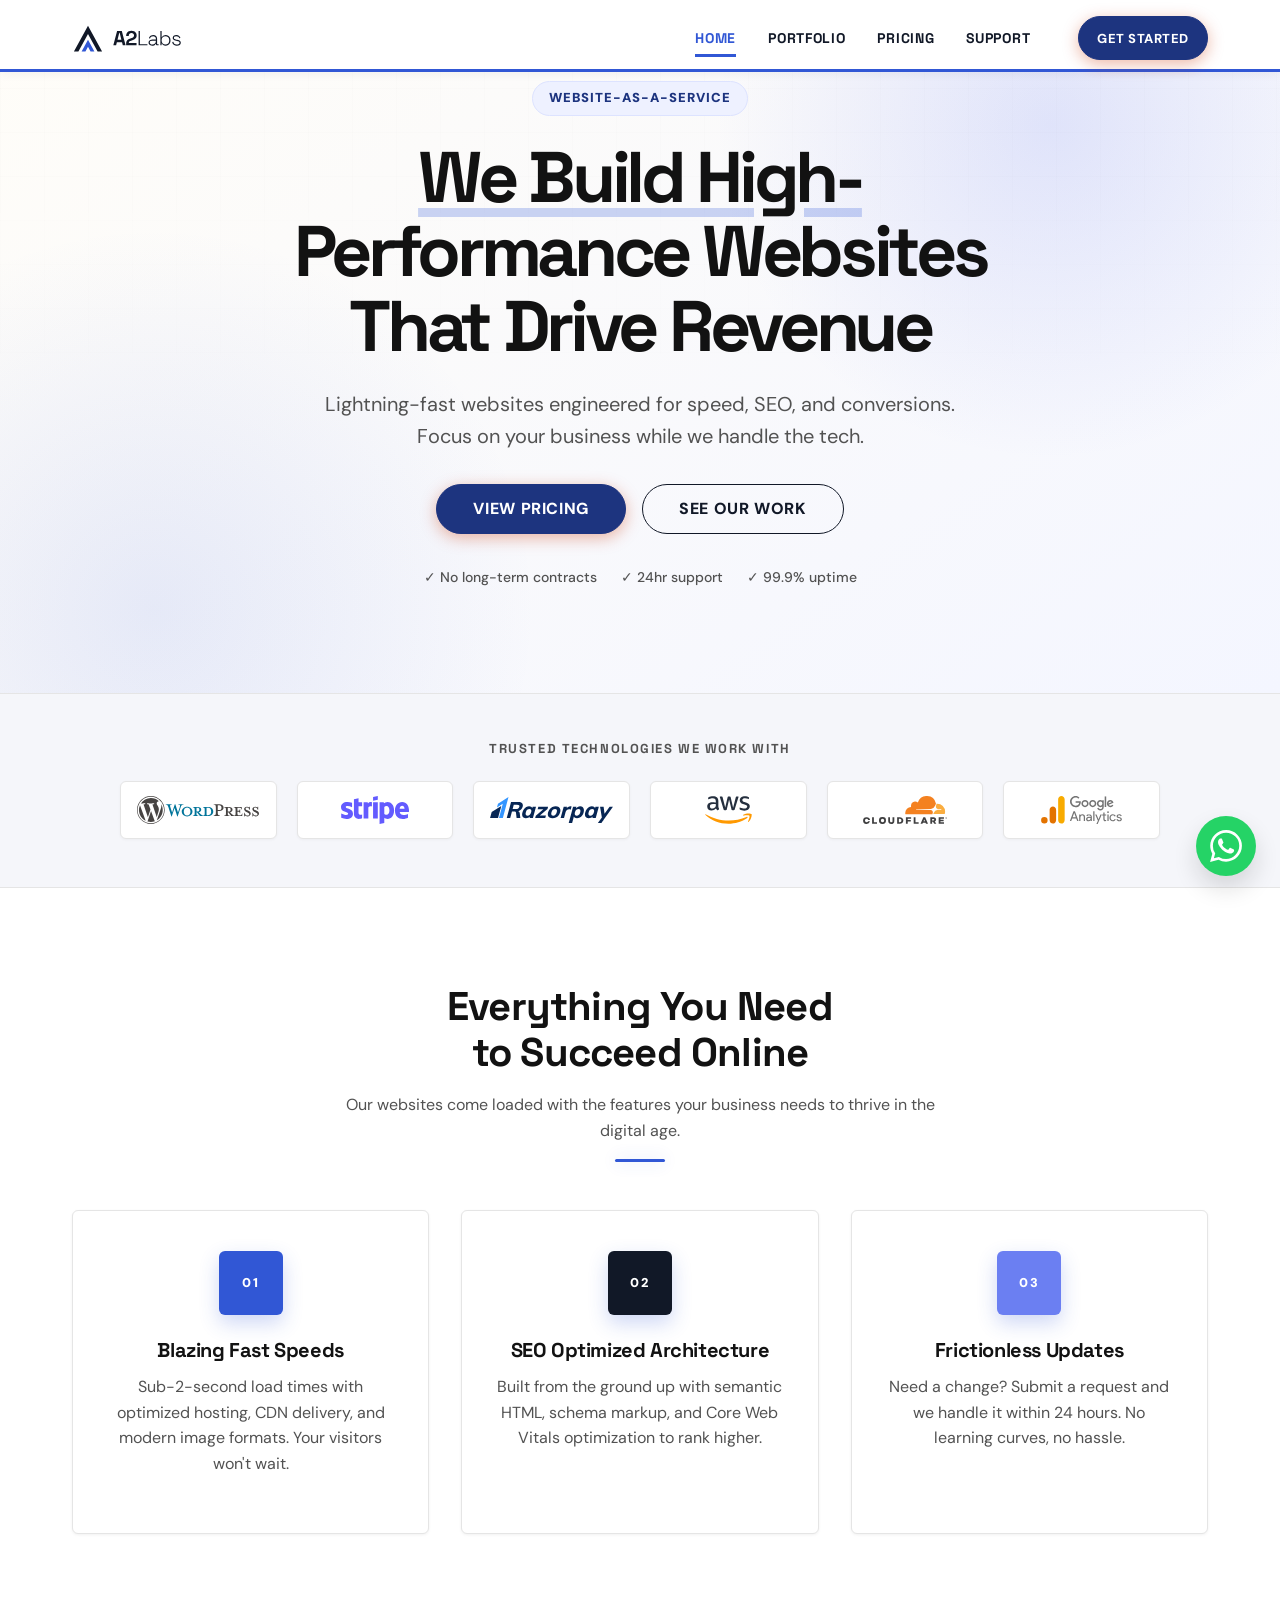
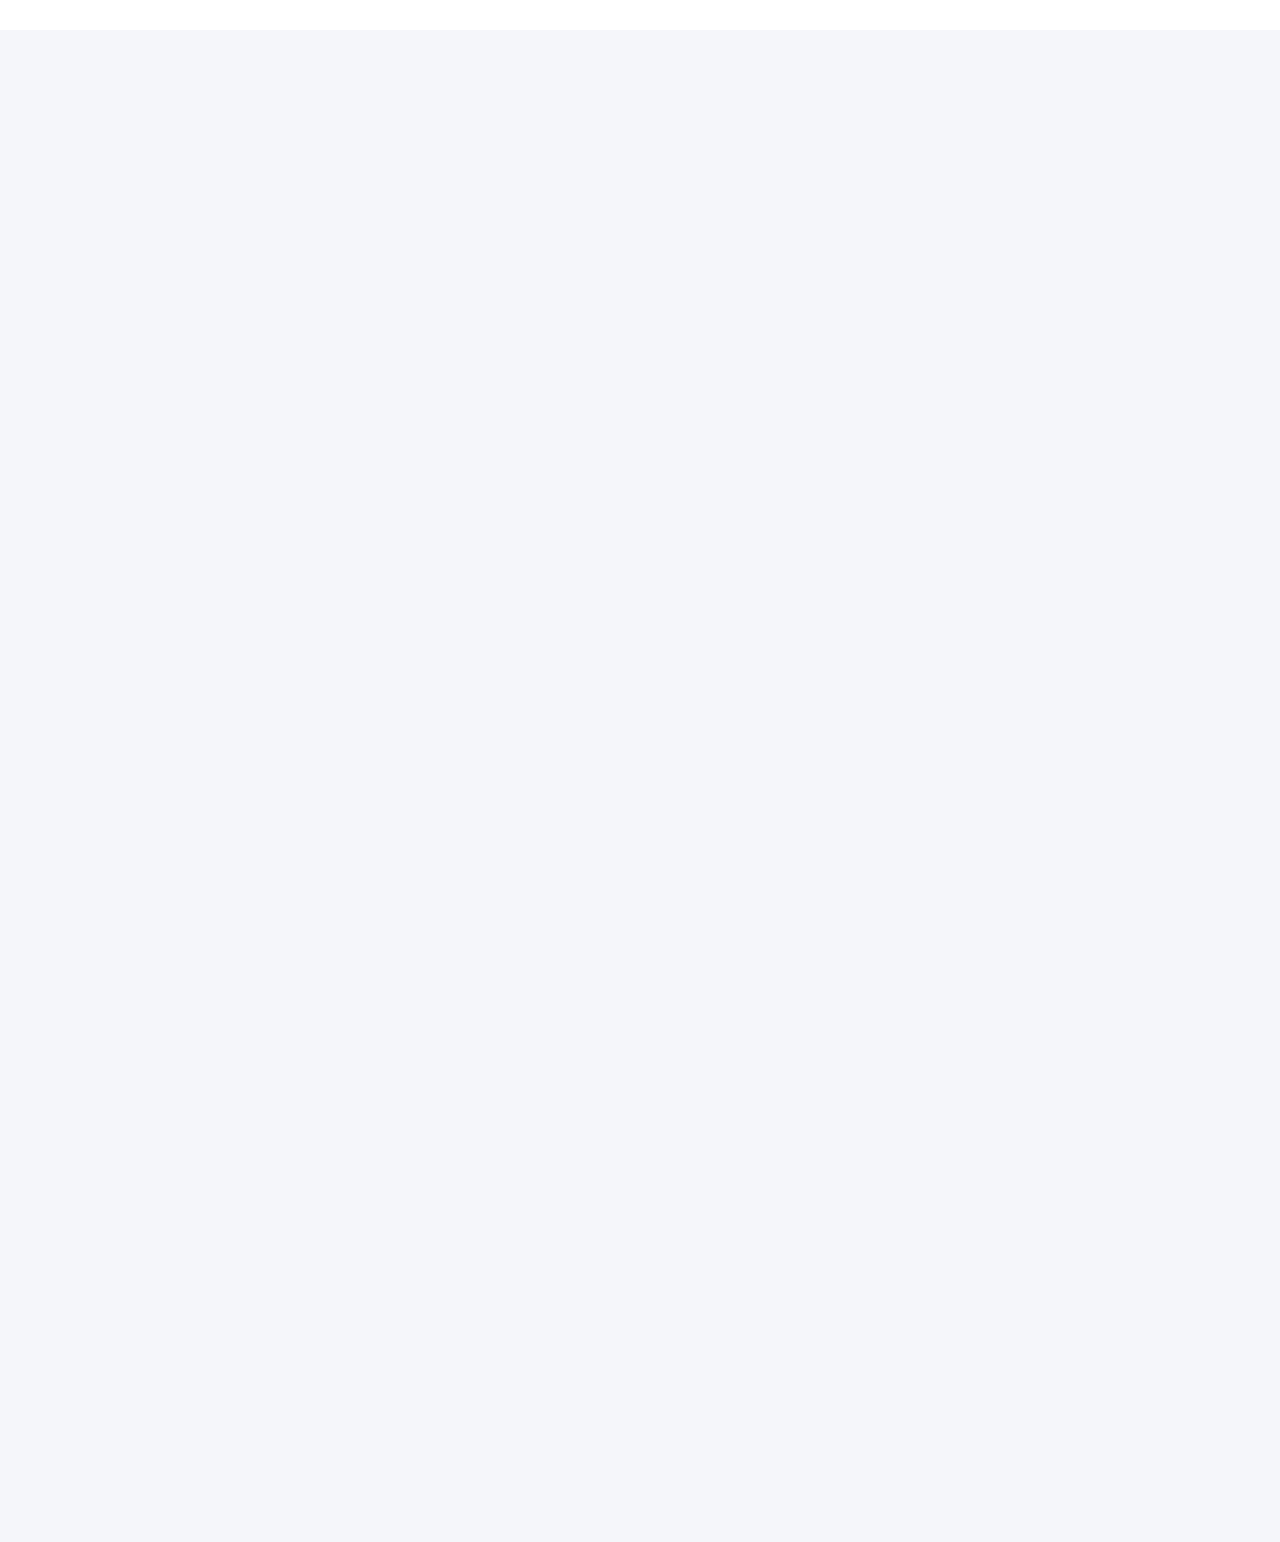
<file: index.html>
<!DOCTYPE html>
<html lang="en">
<head>
    <meta charset="utf-8">
    <meta name="viewport" content="width=device-width, initial-scale=1.0, viewport-fit=cover">
    <meta name="color-scheme" content="light">
    <meta name="theme-color" content="#111827">
    <title>A2Labs — High-Performance Websites That Drive Revenue</title>
    <meta name="description" content="A2Labs builds blazing-fast, SEO-optimized websites that drive revenue. Expert web development with managed hosting, updates, and support.">

    <meta name="theme-color" content="#2F5BFF">
    <link rel="apple-touch-icon" href="assets/icons/apple-touch-icon.png">

    <!-- Open Graph & Social Preview -->
    <meta property="og:title" content="A2Labs — High-Performance Websites That Drive Revenue">
    <meta property="og:description" content="A2Labs builds blazing-fast, SEO-optimized websites that drive revenue. Expert web development with managed hosting, updates, and support.">
    <meta property="og:type" content="website">
    <meta property="og:url" content="https://a2labs.agency/">
    <meta property="og:image" content="assets/images/og-preview.png">
    <meta property="og:image:width" content="1200">
    <meta property="og:image:height" content="630">
    <meta name="twitter:card" content="summary_large_image">
    <meta name="twitter:title" content="A2Labs — High-Performance Websites That Drive Revenue">
    <meta name="twitter:description" content="A2Labs builds blazing-fast, SEO-optimized websites that drive revenue. Expert web development with managed hosting, updates, and support.">
    <meta name="twitter:image" content="assets/images/og-preview.png">

    <!-- Progressive Enhancement & Font Preconnects -->
    <script>document.documentElement.classList.add('js');</script>
    <noscript><style>.animate-on-scroll { opacity: 1 !important; transform: none !important; }</style></noscript>
    <link rel="preconnect" href="https://fonts.googleapis.com">
    <link rel="preconnect" href="https://fonts.gstatic.com" crossorigin>
    <link href="https://fonts.googleapis.com/css2?family=DM+Sans:wght@400;500;600;700&family=Space+Grotesk:wght@400;500;600;700&display=swap" rel="stylesheet">

    <!-- CSS -->
    <link rel="stylesheet" href="css/variables.css">
    <link rel="stylesheet" href="css/base.css">
    <link rel="stylesheet" href="css/components.css">
    <link rel="stylesheet" href="css/layout.css">
    <link rel="stylesheet" href="css/pages/home.css">

    <!-- Favicon -->
    <link rel="icon" href="assets/icons/favicon.svg" type="image/svg+xml">
</head>
<body>

    <!-- Header -->
    <header class="header" role="banner">
        <div class="container header-container">
            <a href="/" class="logo" aria-label="A2Labs Home">
                <svg class="logo-svg" viewBox="0 0 350 100" width="140" height="40" aria-hidden="true" focusable="false">
                    <path d="M50 12L94 92H80L50 37.5L20 92H6Z" fill="currentColor"/>
                    <path d="M50 55.6L70 92H58L50 77.5L42 92H30Z" fill="#3157D5"/>
                    <path d="M137.86 73L129.15 73L140.93 28.20L155.65 28.20L167.42 73L158.72 73L156.29 63.14L140.29 63.14L137.86 73M147.71 33.51L142.27 55.34L154.30 55.34L148.86 33.51 M201.67 73L169.16 73L169.16 67.62Q169.16 62.95 170.69 59.85Q172.23 56.74 175.14 54.73Q178.05 52.71 182.28 51.43L186.57 50.09Q188.93 49.32 190.53 48.20Q192.13 47.08 193 45.48Q193.86 43.88 193.86 41.83L193.86 41.58Q193.86 38.38 191.69 36.49Q189.51 34.60 185.73 34.60Q182.02 34.60 179.75 36.62Q177.48 38.63 177.48 42.41L177.48 43.56L169.29 43.56L169.29 42.54Q169.29 37.67 171.46 34.28Q173.64 30.89 177.38 29.10Q181.13 27.30 185.73 27.30Q190.34 27.30 194.05 29.06Q197.77 30.82 199.91 33.99Q202.05 37.16 202.05 41.45L202.05 42.09Q202.05 46.38 200.29 49.35Q198.53 52.33 195.53 54.22Q192.52 56.10 188.68 57.32L184.58 58.60Q181.83 59.43 180.29 60.42Q178.76 61.42 178.15 62.60Q177.54 63.78 177.54 65.45L177.54 65.70L201.67 65.70 M235.72 73L208.07 73L208.07 28.20L212.17 28.20L212.17 69.29L235.72 69.29 M250.85 73.90Q247.58 73.90 244.93 72.78Q242.27 71.66 240.74 69.48Q239.20 67.30 239.20 64.23Q239.20 61.10 240.74 59.05Q242.27 57 244.90 55.98Q247.52 54.95 250.72 54.95L262.11 54.95L262.11 52.46Q262.11 48.68 259.94 46.57Q257.76 44.46 253.60 44.46Q249.50 44.46 247.10 46.47Q244.70 48.49 243.87 51.88L240.16 50.79Q240.93 48.04 242.59 45.83Q244.26 43.62 247.01 42.31Q249.76 41 253.60 41Q259.49 41 262.72 44.07Q265.95 47.14 265.95 52.65L265.95 67.75Q265.95 69.67 267.74 69.67L270.75 69.67L270.75 73L266.66 73Q264.67 73 263.52 71.82Q262.37 70.63 262.37 68.58L262.37 68.14L261.73 68.14Q260.90 69.54 259.58 70.89Q258.27 72.23 256.16 73.06Q254.05 73.90 250.85 73.90M251.10 70.44Q256.03 70.44 259.07 67.46Q262.11 64.49 262.11 59.05L262.11 58.28L250.78 58.28Q247.46 58.28 245.25 59.72Q243.04 61.16 243.04 64.17Q243.04 67.18 245.31 68.81Q247.58 70.44 251.10 70.44 M292.86 73.90Q287.74 73.90 284.89 71.88Q282.05 69.86 280.70 67.30L279.93 67.30L279.93 73L276.22 73L276.22 28.20L280.06 28.20L280.06 47.34L280.83 47.34Q281.66 45.74 283.17 44.30Q284.67 42.86 287.07 41.93Q289.47 41 292.86 41Q297.09 41 300.48 42.95Q303.87 44.90 305.85 48.52Q307.84 52.14 307.84 57.06L307.84 57.83Q307.84 62.76 305.82 66.38Q303.81 69.99 300.41 71.94Q297.02 73.90 292.86 73.90M291.97 70.44Q297.28 70.44 300.57 67.05Q303.87 63.66 303.87 57.70L303.87 57.19Q303.87 51.24 300.57 47.85Q297.28 44.46 291.97 44.46Q286.72 44.46 283.39 47.85Q280.06 51.24 280.06 57.19L280.06 57.70Q280.06 63.66 283.39 67.05Q286.72 70.44 291.97 70.44 M327.64 73.90Q322.01 73.90 318.01 71.21Q314.01 68.52 313.12 62.31L316.89 61.61Q317.40 65 318.97 66.95Q320.54 68.90 322.81 69.74Q325.08 70.57 327.64 70.57Q331.48 70.57 333.82 69Q336.16 67.43 336.16 64.68Q336.16 61.86 333.95 60.78Q331.74 59.69 328.09 59.05L325.15 58.54Q322.20 58.02 319.84 56.97Q317.47 55.91 316.09 54.12Q314.72 52.33 314.72 49.64Q314.72 45.61 317.88 43.30Q321.05 41 326.30 41Q331.61 41 334.84 43.40Q338.08 45.80 338.91 50.34L335.32 51.11Q334.68 47.40 332.28 45.86Q329.88 44.33 326.30 44.33Q322.78 44.33 320.67 45.67Q318.56 47.02 318.56 49.64Q318.56 52.20 320.48 53.38Q322.40 54.57 325.72 55.14L328.67 55.66Q331.87 56.17 334.43 57.16Q336.99 58.15 338.49 59.94Q340 61.74 340 64.68Q340 69.10 336.67 71.50Q333.34 73.90 327.64 73.90" fill="currentColor"/>
                </svg>
            </a>

            <nav class="nav" role="navigation" aria-label="Main navigation">
                <a href="/" class="nav-link active" aria-current="page">Home</a>
                <a href="portfolio.html" class="nav-link">Portfolio</a>
                <a href="pricing.html" class="nav-link">Pricing</a>
                <a href="support.html" class="nav-link">Support</a>
                <a href="pricing.html" class="btn btn-primary btn-sm nav-cta">Get Started</a>
            </nav>

            <button class="mobile-menu-toggle" aria-label="Open menu" aria-expanded="false">
                <svg width="24" height="24" viewBox="0 0 24 24" fill="none" stroke="currentColor" stroke-width="2" stroke-linecap="round">
                    <line x1="3" y1="6" x2="21" y2="6"></line>
                    <line x1="3" y1="12" x2="21" y2="12"></line>
                    <line x1="3" y1="18" x2="21" y2="18"></line>
                </svg>
            </button>
        </div>

        <!-- Mobile Menu -->
        <div class="mobile-menu" role="dialog" aria-modal="true" aria-label="Mobile navigation">
            <button class="mobile-menu-close" aria-label="Close menu">&times;</button>
            <a href="/" class="nav-link active">Home</a>
            <a href="portfolio.html" class="nav-link">Portfolio</a>
            <a href="pricing.html" class="nav-link">Pricing</a>
            <a href="support.html" class="nav-link">Support</a>
            <a href="pricing.html" class="btn btn-primary">Get Started</a>
        </div>
    </header>

    <main role="main">
        <!-- Hero Section -->
        <section class="hero section">
            <div class="container hero-content text-center">
                <span class="hero-badge">Website-as-a-Service</span>
                <h1>We Build High-Performance Websites That Drive Revenue</h1>
                <p class="hero-subtitle">Lightning-fast websites engineered for speed, SEO, and conversions. Focus on your business while we handle the tech.</p>

                <div class="hero-buttons">
                    <a href="pricing.html" class="btn btn-primary btn-lg">View Pricing</a>
                    <a href="portfolio.html" class="btn btn-secondary btn-lg">See Our Work</a>
                </div>

                <div class="hero-trust">
                    <span>✓ No long-term contracts</span>
                    <span>✓ 24hr support</span>
                    <span>✓ 99.9% uptime</span>
                </div>
            </div>
        </section>

        <!-- Social Proof / Logo Bar -->
        <section class="section-alt logo-section" aria-label="Technologies we work with">
            <div class="container text-center">
                <h2 class="logo-section-title">Trusted Technologies We Work With</h2>
                <div class="logo-grid">
                    <div class="logo-item" title="WordPress">
                        <img src="assets/images/logos/wordpress.svg" alt="WordPress" width="130" height="26" loading="lazy">
                    </div>
                    <div class="logo-item" title="Stripe">
                        <img src="assets/images/logos/stripe.svg" alt="Stripe" width="85" height="26" loading="lazy">
                    </div>
                    <div class="logo-item" title="Razorpay">
                        <img src="assets/images/logos/razorpay.svg" alt="Razorpay" width="125" height="24" loading="lazy">
                    </div>
                    <div class="logo-item" title="Amazon Web Services">
                        <img src="assets/images/logos/aws.svg" alt="AWS" width="70" height="28" loading="lazy">
                    </div>
                    <div class="logo-item" title="Cloudflare">
                        <img src="assets/images/logos/cloudflare.svg" alt="Cloudflare" width="115" height="22" loading="lazy">
                    </div>
                    <div class="logo-item" title="Google Analytics">
                        <img src="assets/images/logos/analytics.svg" alt="Google Analytics" width="110" height="26" loading="lazy">
                    </div>
                </div>
            </div>
        </section>

        <!-- Features Section -->
        <section class="section" id="features">
            <div class="container">
                <div class="section-header">
                    <h2 class="section-title">Everything You Need to Succeed Online</h2>
                    <p class="section-subtitle">Our websites come loaded with the features your business needs to thrive in the digital age.</p>
                </div>

                <div class="features-grid">
                    <div class="card feature-card animate-on-scroll">
                        <div class="feature-icon feature-icon--speed" aria-hidden="true">01</div>
                        <h3>Blazing Fast Speeds</h3>
                        <p>Sub-2-second load times with optimized hosting, CDN delivery, and modern image formats. Your visitors won't wait.</p>
                    </div>
                    <div class="card feature-card animate-on-scroll">
                        <div class="feature-icon feature-icon--seo" aria-hidden="true">02</div>
                        <h3>SEO Optimized Architecture</h3>
                        <p>Built from the ground up with semantic HTML, schema markup, and Core Web Vitals optimization to rank higher.</p>
                    </div>
                    <div class="card feature-card animate-on-scroll">
                        <div class="feature-icon feature-icon--updates" aria-hidden="true">03</div>
                        <h3>Frictionless Updates</h3>
                        <p>Need a change? Submit a request and we handle it within 24 hours. No learning curves, no hassle.</p>
                    </div>
                </div>
            </div>
        </section>

        <!-- How It Works Section -->
        <section class="section section-alt" id="how-it-works">
            <div class="container">
                <div class="section-header">
                    <h2 class="section-title">How It Works</h2>
                    <p class="section-subtitle">Get your website up and running in three simple steps</p>
                </div>

                <div class="features-grid steps-grid">
                    <div class="step-card animate-on-scroll">
                        <div class="step-number" aria-hidden="true">01</div>
                        <h3>Choose Your Plan</h3>
                        <p>Pick the pricing plan that fits your budget and goals.</p>
                    </div>
                    <div class="step-card animate-on-scroll">
                        <div class="step-number" aria-hidden="true">02</div>
                        <h3>We Build It</h3>
                        <p>Our team designs and develops your custom website in 5-7 business days.</p>
                    </div>
                    <div class="step-card animate-on-scroll">
                        <div class="step-number" aria-hidden="true">03</div>
                        <h3>Launch &amp; Grow</h3>
                        <p>Go live with ongoing support, updates, and performance monitoring.</p>
                    </div>
                </div>
            </div>
        </section>

        <!-- Final CTA Section -->
        <section class="section cta-section">
            <div class="container">
                <div class="cta-box text-center">
                    <h2>Ready to Scale Your Digital Presence?</h2>
                    <p>Join businesses that trust A2Labs for their online success.</p>
                    <a href="pricing.html" class="btn btn-primary btn-lg">Get Started Today</a>
                </div>
            </div>
        </section>
    </main>

    <!-- Footer -->
    <footer class="footer" role="contentinfo">
        <div class="container">
            <div class="footer-container">
                <div class="footer-brand">
                    <a href="/" class="logo" aria-label="A2Labs Home">
                        <svg class="logo-svg" viewBox="0 0 350 100" width="140" height="40" aria-hidden="true" focusable="false">
                    <path d="M50 12L94 92H80L50 37.5L20 92H6Z" fill="currentColor"/>
                    <path d="M50 55.6L70 92H58L50 77.5L42 92H30Z" fill="#3157D5"/>
                    <path d="M137.86 73L129.15 73L140.93 28.20L155.65 28.20L167.42 73L158.72 73L156.29 63.14L140.29 63.14L137.86 73M147.71 33.51L142.27 55.34L154.30 55.34L148.86 33.51 M201.67 73L169.16 73L169.16 67.62Q169.16 62.95 170.69 59.85Q172.23 56.74 175.14 54.73Q178.05 52.71 182.28 51.43L186.57 50.09Q188.93 49.32 190.53 48.20Q192.13 47.08 193 45.48Q193.86 43.88 193.86 41.83L193.86 41.58Q193.86 38.38 191.69 36.49Q189.51 34.60 185.73 34.60Q182.02 34.60 179.75 36.62Q177.48 38.63 177.48 42.41L177.48 43.56L169.29 43.56L169.29 42.54Q169.29 37.67 171.46 34.28Q173.64 30.89 177.38 29.10Q181.13 27.30 185.73 27.30Q190.34 27.30 194.05 29.06Q197.77 30.82 199.91 33.99Q202.05 37.16 202.05 41.45L202.05 42.09Q202.05 46.38 200.29 49.35Q198.53 52.33 195.53 54.22Q192.52 56.10 188.68 57.32L184.58 58.60Q181.83 59.43 180.29 60.42Q178.76 61.42 178.15 62.60Q177.54 63.78 177.54 65.45L177.54 65.70L201.67 65.70 M235.72 73L208.07 73L208.07 28.20L212.17 28.20L212.17 69.29L235.72 69.29 M250.85 73.90Q247.58 73.90 244.93 72.78Q242.27 71.66 240.74 69.48Q239.20 67.30 239.20 64.23Q239.20 61.10 240.74 59.05Q242.27 57 244.90 55.98Q247.52 54.95 250.72 54.95L262.11 54.95L262.11 52.46Q262.11 48.68 259.94 46.57Q257.76 44.46 253.60 44.46Q249.50 44.46 247.10 46.47Q244.70 48.49 243.87 51.88L240.16 50.79Q240.93 48.04 242.59 45.83Q244.26 43.62 247.01 42.31Q249.76 41 253.60 41Q259.49 41 262.72 44.07Q265.95 47.14 265.95 52.65L265.95 67.75Q265.95 69.67 267.74 69.67L270.75 69.67L270.75 73L266.66 73Q264.67 73 263.52 71.82Q262.37 70.63 262.37 68.58L262.37 68.14L261.73 68.14Q260.90 69.54 259.58 70.89Q258.27 72.23 256.16 73.06Q254.05 73.90 250.85 73.90M251.10 70.44Q256.03 70.44 259.07 67.46Q262.11 64.49 262.11 59.05L262.11 58.28L250.78 58.28Q247.46 58.28 245.25 59.72Q243.04 61.16 243.04 64.17Q243.04 67.18 245.31 68.81Q247.58 70.44 251.10 70.44 M292.86 73.90Q287.74 73.90 284.89 71.88Q282.05 69.86 280.70 67.30L279.93 67.30L279.93 73L276.22 73L276.22 28.20L280.06 28.20L280.06 47.34L280.83 47.34Q281.66 45.74 283.17 44.30Q284.67 42.86 287.07 41.93Q289.47 41 292.86 41Q297.09 41 300.48 42.95Q303.87 44.90 305.85 48.52Q307.84 52.14 307.84 57.06L307.84 57.83Q307.84 62.76 305.82 66.38Q303.81 69.99 300.41 71.94Q297.02 73.90 292.86 73.90M291.97 70.44Q297.28 70.44 300.57 67.05Q303.87 63.66 303.87 57.70L303.87 57.19Q303.87 51.24 300.57 47.85Q297.28 44.46 291.97 44.46Q286.72 44.46 283.39 47.85Q280.06 51.24 280.06 57.19L280.06 57.70Q280.06 63.66 283.39 67.05Q286.72 70.44 291.97 70.44 M327.64 73.90Q322.01 73.90 318.01 71.21Q314.01 68.52 313.12 62.31L316.89 61.61Q317.40 65 318.97 66.95Q320.54 68.90 322.81 69.74Q325.08 70.57 327.64 70.57Q331.48 70.57 333.82 69Q336.16 67.43 336.16 64.68Q336.16 61.86 333.95 60.78Q331.74 59.69 328.09 59.05L325.15 58.54Q322.20 58.02 319.84 56.97Q317.47 55.91 316.09 54.12Q314.72 52.33 314.72 49.64Q314.72 45.61 317.88 43.30Q321.05 41 326.30 41Q331.61 41 334.84 43.40Q338.08 45.80 338.91 50.34L335.32 51.11Q334.68 47.40 332.28 45.86Q329.88 44.33 326.30 44.33Q322.78 44.33 320.67 45.67Q318.56 47.02 318.56 49.64Q318.56 52.20 320.48 53.38Q322.40 54.57 325.72 55.14L328.67 55.66Q331.87 56.17 334.43 57.16Q336.99 58.15 338.49 59.94Q340 61.74 340 64.68Q340 69.10 336.67 71.50Q333.34 73.90 327.64 73.90" fill="currentColor"/>
                </svg>
                    </a>
                    <p>High-performance websites that drive revenue for your business.</p>
                </div>
                <div class="footer-links">
                    <h4>Quick Links</h4>
                    <a href="/">Home</a>
                    <a href="portfolio.html">Portfolio</a>
                    <a href="pricing.html">Pricing</a>
                    <a href="support.html">Support</a>
                </div>
                <div class="footer-links">
                    <h4>Legal</h4>
                    <a href="terms.html">Terms of Service</a>
                    <a href="privacy.html">Privacy Policy</a>
                </div>
            </div>
            <div class="footer-bottom">
                <p>&copy; 2024 A2Labs. All rights reserved.</p>
                <p>Built with &hearts; for performance</p>
            </div>
        </div>
    </footer>

    <!-- WhatsApp Widget -->
    <div class="whatsapp-widget" aria-label="Chat with us on WhatsApp">
        <span class="whatsapp-tooltip">Chat with us</span>
        <a href="https://wa.me/918103855878?text=Hi%2C%20I%27m%20interested%20in%20a%20new%20website." target="_blank" rel="noopener noreferrer" class="whatsapp-btn" aria-label="Open WhatsApp chat">
            <svg viewBox="0 0 24 24" fill="currentColor"><path d="M17.472 14.382c-.297-.149-1.758-.867-2.03-.967-.273-.099-.471-.148-.67.15-.197.297-.767.966-.94 1.164-.173.199-.347.223-.644.075-.297-.15-1.255-.463-2.39-1.475-.883-.788-1.48-1.761-1.653-2.059-.173-.297-.018-.458.13-.606.134-.133.298-.347.446-.52.149-.174.198-.298.298-.497.099-.198.05-.371-.025-.52-.075-.149-.669-1.612-.916-2.207-.242-.579-.487-.5-.669-.51-.173-.008-.371-.01-.57-.01-.198 0-.52.074-.792.372-.272.297-1.04 1.016-1.04 2.479 0 1.462 1.065 2.875 1.213 3.074.149.198 2.096 3.2 5.077 4.487.709.306 1.262.489 1.694.625.712.227 1.36.195 1.871.118.571-.085 1.758-.719 2.006-1.413.248-.694.248-1.289.173-1.413-.074-.124-.272-.198-.57-.347m-5.421 7.403h-.004a9.87 9.87 0 01-5.031-1.378l-.361-.214-3.741.982.998-3.648-.235-.374a9.86 9.86 0 01-1.51-5.26c.001-5.45 4.436-9.884 9.888-9.884 2.64 0 5.122 1.03 6.988 2.898a9.825 9.825 0 012.893 6.994c-.003 5.45-4.437 9.884-9.885 9.884m8.413-18.297A11.815 11.815 0 0012.05 0C5.495 0 .16 5.335.157 11.892c0 2.096.547 4.142 1.588 5.945L.057 24l6.305-1.654a11.882 11.882 0 005.683 1.448h.005c6.554 0 11.89-5.335 11.893-11.893a11.821 11.821 0 00-3.48-8.413z"/></svg>
        </a>
    </div>

    <!-- Scripts -->
    <script src="js/main.js" defer></script>
    <script src="js/whatsapp-widget.js" defer></script>
</body>
</html>
</file>
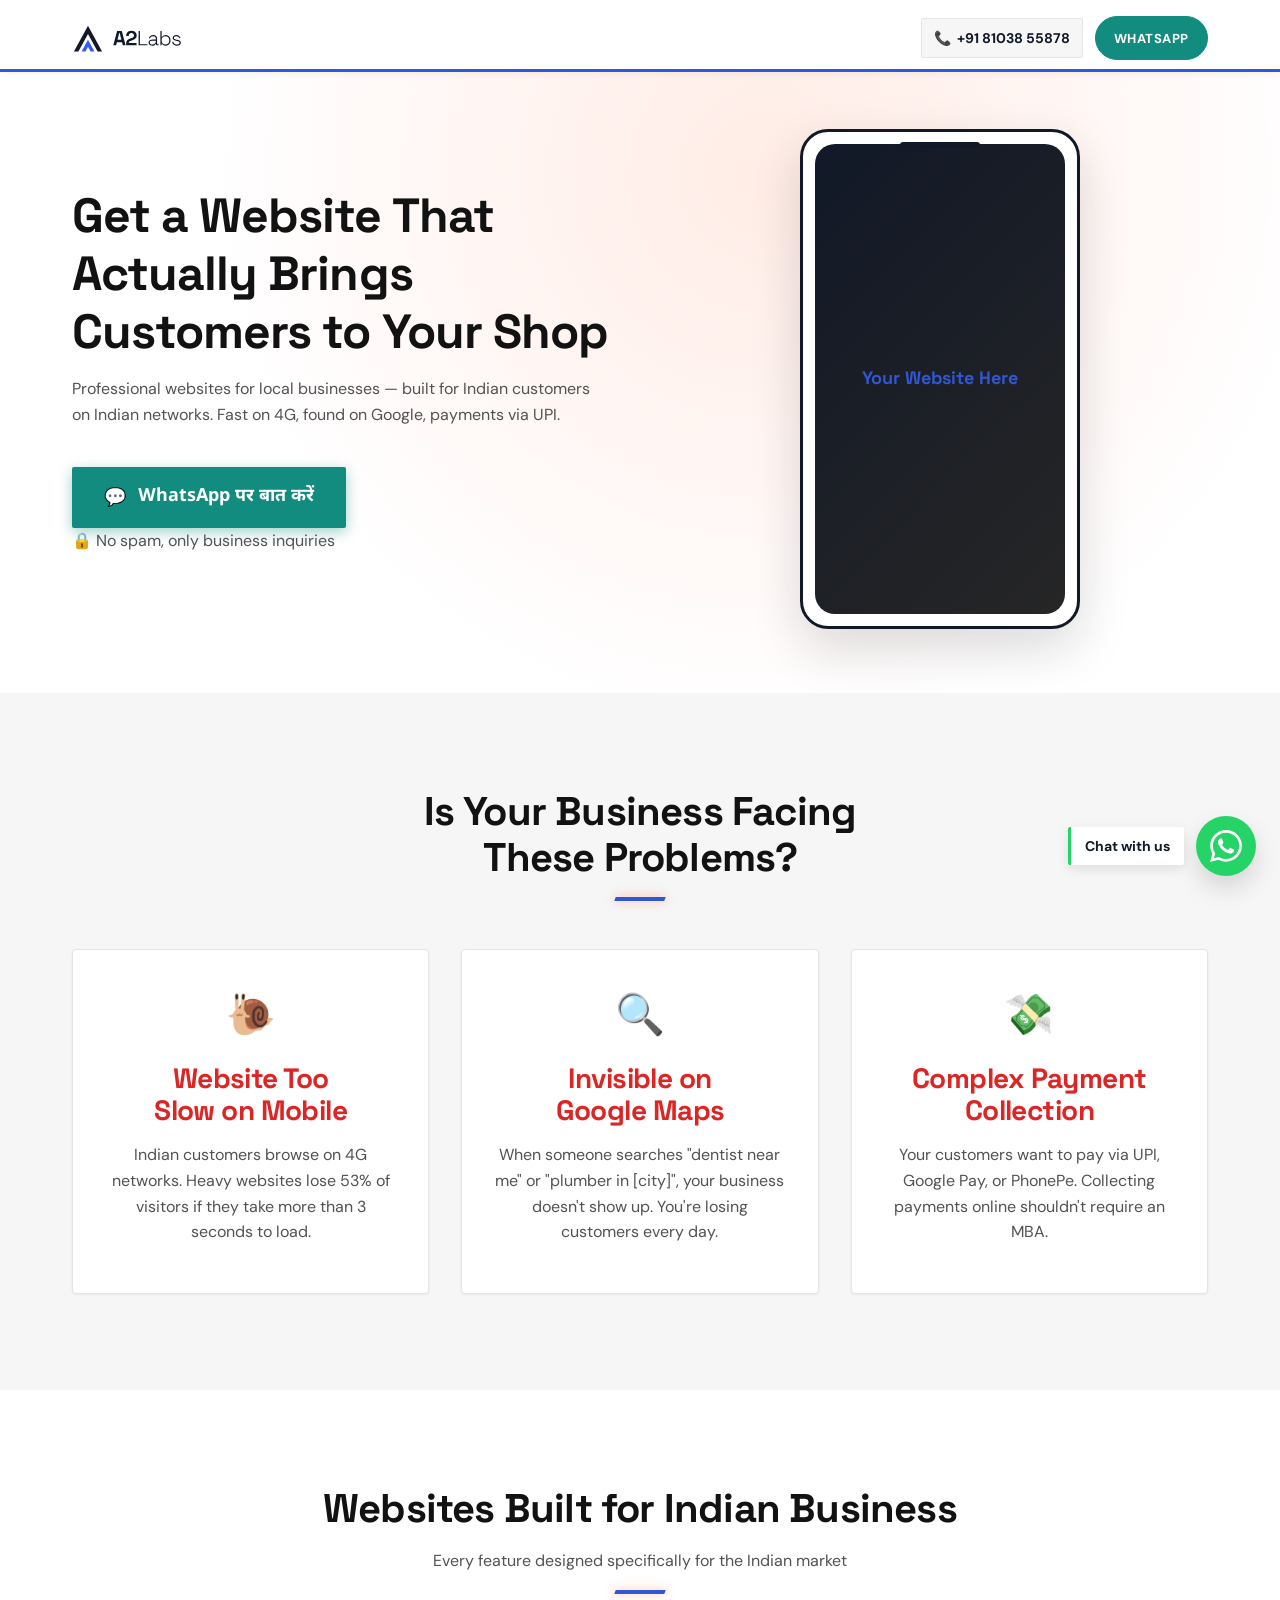
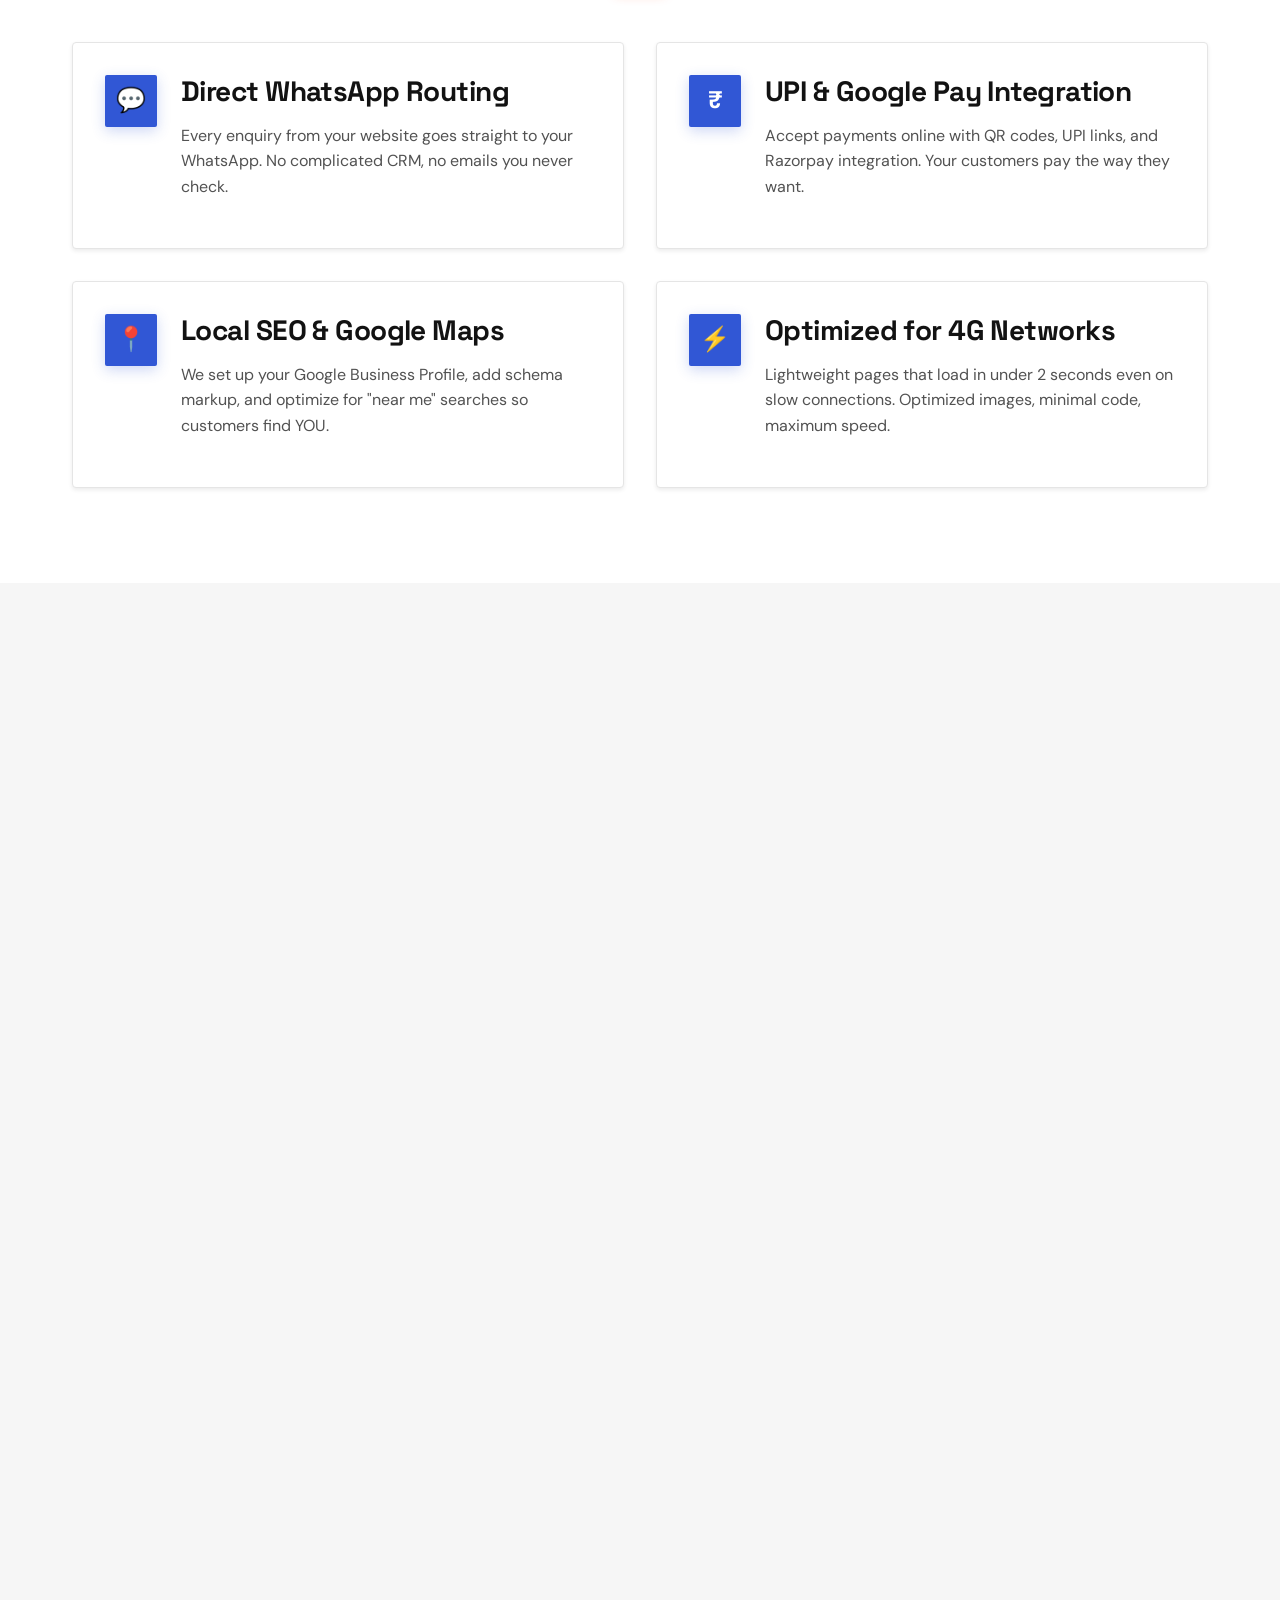
<file: local/index.html>
<!DOCTYPE html>
<html lang="en">
<head>
    <meta charset="utf-8">
    <meta name="viewport" content="width=device-width, initial-scale=1.0, viewport-fit=cover">
    <meta name="color-scheme" content="light">
    <meta name="robots" content="noindex, nofollow">
    <title>अपने बिज़नेस के लिए वेबसाइट बनवाएं — A2Labs India</title>
    <meta name="description" content="Get a professional website for your local business. WhatsApp support, UPI payments, Google Maps listing. Starting at ₹3,000/month.">
    <meta name="theme-color" content="#121212">
    <link rel="apple-touch-icon" href="../assets/icons/apple-touch-icon.png">

    <!-- Progressive Enhancement & Font Preconnects -->
    <script>document.documentElement.classList.add('js');</script>
    <noscript><style>.animate-on-scroll { opacity: 1 !important; transform: none !important; }</style></noscript>
    <link rel="preconnect" href="https://fonts.googleapis.com">
    <link rel="preconnect" href="https://fonts.gstatic.com" crossorigin>
    <link href="https://fonts.googleapis.com/css2?family=DM+Sans:wght@400;500;600;700&family=Space+Grotesk:wght@400;500;600;700&family=Noto+Sans+Devanagari:wght@400;600;700&display=swap" rel="stylesheet">

    <link rel="stylesheet" href="../css/variables.css">
    <link rel="stylesheet" href="../css/base.css">
    <link rel="stylesheet" href="../css/components.css">
    <link rel="stylesheet" href="../css/layout.css">
    <link rel="stylesheet" href="../css/pages/local.css">

    <link rel="icon" href="../assets/icons/favicon.svg" type="image/svg+xml">
</head>
<body class="local-page">

    <!-- Simplified Header -->
    <header class="header" role="banner">
        <div class="container header-container">
            <a href="/" class="logo" aria-label="A2Labs Home">
                <svg class="logo-svg" viewBox="0 0 350 100" width="140" height="40" aria-hidden="true" focusable="false">
                    <path d="M50 12L94 92H80L50 37.5L20 92H6Z" fill="currentColor"/>
                    <path d="M50 55.6L70 92H58L50 77.5L42 92H30Z" fill="#2F5BFF"/>
                    <path d="M137.86 73L129.15 73L140.93 28.20L155.65 28.20L167.42 73L158.72 73L156.29 63.14L140.29 63.14L137.86 73M147.71 33.51L142.27 55.34L154.30 55.34L148.86 33.51 M201.67 73L169.16 73L169.16 67.62Q169.16 62.95 170.69 59.85Q172.23 56.74 175.14 54.73Q178.05 52.71 182.28 51.43L186.57 50.09Q188.93 49.32 190.53 48.20Q192.13 47.08 193 45.48Q193.86 43.88 193.86 41.83L193.86 41.58Q193.86 38.38 191.69 36.49Q189.51 34.60 185.73 34.60Q182.02 34.60 179.75 36.62Q177.48 38.63 177.48 42.41L177.48 43.56L169.29 43.56L169.29 42.54Q169.29 37.67 171.46 34.28Q173.64 30.89 177.38 29.10Q181.13 27.30 185.73 27.30Q190.34 27.30 194.05 29.06Q197.77 30.82 199.91 33.99Q202.05 37.16 202.05 41.45L202.05 42.09Q202.05 46.38 200.29 49.35Q198.53 52.33 195.53 54.22Q192.52 56.10 188.68 57.32L184.58 58.60Q181.83 59.43 180.29 60.42Q178.76 61.42 178.15 62.60Q177.54 63.78 177.54 65.45L177.54 65.70L201.67 65.70 M235.72 73L208.07 73L208.07 28.20L212.17 28.20L212.17 69.29L235.72 69.29 M250.85 73.90Q247.58 73.90 244.93 72.78Q242.27 71.66 240.74 69.48Q239.20 67.30 239.20 64.23Q239.20 61.10 240.74 59.05Q242.27 57 244.90 55.98Q247.52 54.95 250.72 54.95L262.11 54.95L262.11 52.46Q262.11 48.68 259.94 46.57Q257.76 44.46 253.60 44.46Q249.50 44.46 247.10 46.47Q244.70 48.49 243.87 51.88L240.16 50.79Q240.93 48.04 242.59 45.83Q244.26 43.62 247.01 42.31Q249.76 41 253.60 41Q259.49 41 262.72 44.07Q265.95 47.14 265.95 52.65L265.95 67.75Q265.95 69.67 267.74 69.67L270.75 69.67L270.75 73L266.66 73Q264.67 73 263.52 71.82Q262.37 70.63 262.37 68.58L262.37 68.14L261.73 68.14Q260.90 69.54 259.58 70.89Q258.27 72.23 256.16 73.06Q254.05 73.90 250.85 73.90M251.10 70.44Q256.03 70.44 259.07 67.46Q262.11 64.49 262.11 59.05L262.11 58.28L250.78 58.28Q247.46 58.28 245.25 59.72Q243.04 61.16 243.04 64.17Q243.04 67.18 245.31 68.81Q247.58 70.44 251.10 70.44 M292.86 73.90Q287.74 73.90 284.89 71.88Q282.05 69.86 280.70 67.30L279.93 67.30L279.93 73L276.22 73L276.22 28.20L280.06 28.20L280.06 47.34L280.83 47.34Q281.66 45.74 283.17 44.30Q284.67 42.86 287.07 41.93Q289.47 41 292.86 41Q297.09 41 300.48 42.95Q303.87 44.90 305.85 48.52Q307.84 52.14 307.84 57.06L307.84 57.83Q307.84 62.76 305.82 66.38Q303.81 69.99 300.41 71.94Q297.02 73.90 292.86 73.90M291.97 70.44Q297.28 70.44 300.57 67.05Q303.87 63.66 303.87 57.70L303.87 57.19Q303.87 51.24 300.57 47.85Q297.28 44.46 291.97 44.46Q286.72 44.46 283.39 47.85Q280.06 51.24 280.06 57.19L280.06 57.70Q280.06 63.66 283.39 67.05Q286.72 70.44 291.97 70.44 M327.64 73.90Q322.01 73.90 318.01 71.21Q314.01 68.52 313.12 62.31L316.89 61.61Q317.40 65 318.97 66.95Q320.54 68.90 322.81 69.74Q325.08 70.57 327.64 70.57Q331.48 70.57 333.82 69Q336.16 67.43 336.16 64.68Q336.16 61.86 333.95 60.78Q331.74 59.69 328.09 59.05L325.15 58.54Q322.20 58.02 319.84 56.97Q317.47 55.91 316.09 54.12Q314.72 52.33 314.72 49.64Q314.72 45.61 317.88 43.30Q321.05 41 326.30 41Q331.61 41 334.84 43.40Q338.08 45.80 338.91 50.34L335.32 51.11Q334.68 47.40 332.28 45.86Q329.88 44.33 326.30 44.33Q322.78 44.33 320.67 45.67Q318.56 47.02 318.56 49.64Q318.56 52.20 320.48 53.38Q322.40 54.57 325.72 55.14L328.67 55.66Q331.87 56.17 334.43 57.16Q336.99 58.15 338.49 59.94Q340 61.74 340 64.68Q340 69.10 336.67 71.50Q333.34 73.90 327.64 73.90" fill="currentColor"/>
                </svg>
            </a>
            <div class="header-actions">
                <a href="tel:+918103855878" class="header-call-btn" aria-label="Call +91 81038 55878">
                    <span aria-hidden="true">📞</span>
                    <span class="call-text">+91 81038 55878</span>
                </a>
                <a href="https://wa.me/918103855878?text=Hi%2C%20I%27m%20interested%20in%20a%20website%20for%20my%20business." target="_blank" rel="noopener noreferrer" class="btn btn-whatsapp btn-sm">
                    <span>WhatsApp</span>
                </a>
            </div>
        </div>
    </header>

    <main role="main">
        <!-- Hero Section -->
        <section class="hero section local-hero">
            <div class="container local-hero-content">
                <div class="local-hero-text">
                    <h1>Get a Website That Actually Brings Customers to Your Shop</h1>
                    <p>Professional websites for local businesses — built for Indian customers on Indian networks. Fast on 4G, found on Google, payments via UPI.</p>
                    <a href="https://wa.me/918103855878?text=Hi%2C%20I%27m%20interested%20in%20a%20website%20for%20my%20business." target="_blank" rel="noopener noreferrer" class="whatsapp-cta-main">
                        <span aria-hidden="true">💬</span> <span lang="hi">WhatsApp पर बात करें</span>
                    </a>
                    <p class="hero-trust-local">🔒 No spam, only business inquiries</p>
                </div>
                <div class="local-hero-visual">
                    <div class="mobile-mockup">
                        <div class="mobile-mockup-content">
                            Your Website Here
                        </div>
                    </div>
                </div>
            </div>
        </section>

        <!-- Pain Points / Agitator Section -->
        <section class="section section-alt" id="problems">
            <div class="container">
                <div class="section-header">
                    <h2 class="section-title">Is Your Business Facing These Problems?</h2>
                </div>
                <div class="pain-grid">
                    <div class="card pain-card">
                        <div class="pain-icon" aria-hidden="true">🐌</div>
                        <h3>Website Too Slow on Mobile</h3>
                        <p>Indian customers browse on 4G networks. Heavy websites lose 53% of visitors if they take more than 3 seconds to load.</p>
                    </div>
                    <div class="card pain-card">
                        <div class="pain-icon" aria-hidden="true">🔍</div>
                        <h3>Invisible on Google Maps</h3>
                        <p>When someone searches "dentist near me" or "plumber in [city]", your business doesn't show up. You're losing customers every day.</p>
                    </div>
                    <div class="card pain-card">
                        <div class="pain-icon" aria-hidden="true">💸</div>
                        <h3>Complex Payment Collection</h3>
                        <p>Your customers want to pay via UPI, Google Pay, or PhonePe. Collecting payments online shouldn't require an MBA.</p>
                    </div>
                </div>
            </div>
        </section>

        <!-- Solution / Features Section -->
        <section class="section" id="solution">
            <div class="container">
                <div class="section-header">
                    <h2 class="section-title">Websites Built for Indian Business</h2>
                    <p class="section-subtitle">Every feature designed specifically for the Indian market</p>
                </div>
                <div class="solution-grid">
                    <div class="solution-card">
                        <div class="solution-icon" aria-hidden="true">💬</div>
                        <div>
                            <h3>Direct WhatsApp Routing</h3>
                            <p>Every enquiry from your website goes straight to your WhatsApp. No complicated CRM, no emails you never check.</p>
                        </div>
                    </div>
                    <div class="solution-card">
                        <div class="solution-icon" aria-hidden="true">₹</div>
                        <div>
                            <h3>UPI &amp; Google Pay Integration</h3>
                            <p>Accept payments online with QR codes, UPI links, and Razorpay integration. Your customers pay the way they want.</p>
                        </div>
                    </div>
                    <div class="solution-card">
                        <div class="solution-icon" aria-hidden="true">📍</div>
                        <div>
                            <h3>Local SEO &amp; Google Maps</h3>
                            <p>We set up your Google Business Profile, add schema markup, and optimize for "near me" searches so customers find YOU.</p>
                        </div>
                    </div>
                    <div class="solution-card">
                        <div class="solution-icon" aria-hidden="true">⚡</div>
                        <div>
                            <h3>Optimized for 4G Networks</h3>
                            <p>Lightweight pages that load in under 2 seconds even on slow connections. Optimized images, minimal code, maximum speed.</p>
                        </div>
                    </div>
                </div>
            </div>
        </section>

        <!-- Social Proof / Case Studies -->
        <section class="section section-alt" id="results">
            <div class="container">
                <div class="section-header">
                    <h2 class="section-title">Results That Speak for Themselves</h2>
                </div>
                <div class="case-study-grid">
                    <div class="card case-study-card">
                        <h3>Sharma Dental Clinic, Jaipur</h3>
                        <p>"From 0 to 45 website enquiries per month. Now fully booked 3 weeks in advance."</p>
                        <div class="case-study-stats">
                            <span class="stat">45 enquiries/month</span>
                            <span class="stat">3x more patients</span>
                        </div>
                    </div>
                    <div class="card case-study-card">
                        <h3>Quick Fix Plumbing, Mumbai</h3>
                        <p>"Went from relying on word-of-mouth to getting 20+ calls per week from Google."</p>
                        <div class="case-study-stats">
                            <span class="stat">20+ calls/week</span>
                            <span class="stat">#1 on Google Maps</span>
                        </div>
                    </div>
                    <div class="card case-study-card">
                        <h3>FitZone Gym, Pune</h3>
                        <p>"Online membership signups increased by 200% after launching their A2Labs website."</p>
                        <div class="case-study-stats">
                            <span class="stat">200% more signups</span>
                            <span class="stat">₹2L monthly revenue</span>
                        </div>
                    </div>
                </div>
            </div>
        </section>

        <!-- Local Pricing Section -->
        <section class="section" id="local-pricing">
            <div class="container text-center">
                <div class="section-header">
                    <h2 class="section-title">Affordable Plans for Every Business</h2>
                </div>
                <div class="local-pricing-card">
                    <h3>Local Business Website</h3>
                    <div class="pricing-amount" style="font-size: 2rem; font-weight: 800; margin: 1rem 0;">Starting from ₹3,000/month</div>
                    <p>Zero upfront cost. Cancel anytime after 12 months.</p>
                    <hr class="pricing-divider">
                    <ul class="pricing-features">
                        <li>Mobile-optimized website</li>
                        <li>WhatsApp integration</li>
                        <li>Google Maps setup</li>
                        <li>UPI payment page</li>
                        <li>Monthly updates</li>
                        <li>SSL &amp; hosting included</li>
                    </ul>
                    <a href="https://wa.me/918103855878?text=Hi%2C%20I%27m%20interested%20in%20the%20Local%20Business%20Website%20plan." target="_blank" rel="noopener noreferrer" class="whatsapp-cta-main" style="display: inline-flex;">
                        <span lang="hi">अभी संपर्क करें</span>
                    </a>
                </div>
            </div>
        </section>

        <!-- Contact Form Section -->
        <section class="section section-alt" id="contact">
            <div class="container">
                <div class="section-header">
                    <h2 class="section-title">Get Your Free Consultation</h2>
                </div>
                <form class="contact-form" name="contact">
                    <div class="form-group">
                        <label class="form-label" for="name"><span lang="hi">आपका नाम</span> / Your Name</label>
                        <input class="form-input" type="text" id="name" name="name" placeholder="Enter your name" required autocomplete="name" enterkeyhint="next" autocapitalize="words">
                    </div>
                    <div class="form-group">
                        <label class="form-label" for="phone"><span lang="hi">फ़ोन नंबर</span> / Phone Number</label>
                        <input class="form-input" type="tel" id="phone" name="phone" placeholder="+91 98765 43210" required autocomplete="tel" inputmode="tel" pattern="(\+91[\-\s]?)?[6789]\d{9}" title="Please enter a valid 10-digit Indian phone number" enterkeyhint="next">
                    </div>
                    <div class="form-group">
                        <label class="form-label" for="business-type"><span lang="hi">बिज़नेस का प्रकार</span> / Business Type</label>
                        <select class="form-select" id="business-type" name="business-type" required>
                            <option value="">Select a business type...</option>
                            <option value="restaurant">Restaurant/Cafe</option>
                            <option value="doctor">Doctor/Clinic</option>
                            <option value="gym">Gym/Fitness</option>
                            <option value="salon">Salon/Spa</option>
                            <option value="retail">Retail Shop</option>
                            <option value="plumber">Plumber/Electrician</option>
                            <option value="other">Other</option>
                        </select>
                    </div>
                    <div class="form-group">
                        <label class="form-label" for="message"><span lang="hi">कुछ और बताएं</span> / Tell us more</label>
                        <textarea class="form-textarea" id="message" name="message" rows="4" placeholder="What would you like your website to do?" enterkeyhint="send"></textarea>
                    </div>
                    <div class="form-message" role="status" aria-live="polite"></div>
                    <button type="submit" class="btn btn-primary btn-lg" style="width: 100%;">Send Enquiry</button>
                    <p class="text-center" style="margin-top: 1rem; color: var(--color-text-secondary);">
                        Or chat directly: <a href="https://wa.me/918103855878" target="_blank" rel="noopener noreferrer">Chat on WhatsApp</a>
                    </p>
                </form>
            </div>
        </section>
    </main>

    <!-- Simplified Footer -->
    <footer class="footer" role="contentinfo">
        <div class="container">
            <div class="footer-container" style="grid-template-columns: 1fr auto;">
                <div class="footer-brand">
                    <a href="/" class="logo" aria-label="A2Labs Home">
                        <svg class="logo-svg" viewBox="0 0 350 100" width="140" height="40" aria-hidden="true" focusable="false">
                    <path d="M50 12L94 92H80L50 37.5L20 92H6Z" fill="currentColor"/>
                    <path d="M50 55.6L70 92H58L50 77.5L42 92H30Z" fill="#2F5BFF"/>
                    <path d="M137.86 73L129.15 73L140.93 28.20L155.65 28.20L167.42 73L158.72 73L156.29 63.14L140.29 63.14L137.86 73M147.71 33.51L142.27 55.34L154.30 55.34L148.86 33.51 M201.67 73L169.16 73L169.16 67.62Q169.16 62.95 170.69 59.85Q172.23 56.74 175.14 54.73Q178.05 52.71 182.28 51.43L186.57 50.09Q188.93 49.32 190.53 48.20Q192.13 47.08 193 45.48Q193.86 43.88 193.86 41.83L193.86 41.58Q193.86 38.38 191.69 36.49Q189.51 34.60 185.73 34.60Q182.02 34.60 179.75 36.62Q177.48 38.63 177.48 42.41L177.48 43.56L169.29 43.56L169.29 42.54Q169.29 37.67 171.46 34.28Q173.64 30.89 177.38 29.10Q181.13 27.30 185.73 27.30Q190.34 27.30 194.05 29.06Q197.77 30.82 199.91 33.99Q202.05 37.16 202.05 41.45L202.05 42.09Q202.05 46.38 200.29 49.35Q198.53 52.33 195.53 54.22Q192.52 56.10 188.68 57.32L184.58 58.60Q181.83 59.43 180.29 60.42Q178.76 61.42 178.15 62.60Q177.54 63.78 177.54 65.45L177.54 65.70L201.67 65.70 M235.72 73L208.07 73L208.07 28.20L212.17 28.20L212.17 69.29L235.72 69.29 M250.85 73.90Q247.58 73.90 244.93 72.78Q242.27 71.66 240.74 69.48Q239.20 67.30 239.20 64.23Q239.20 61.10 240.74 59.05Q242.27 57 244.90 55.98Q247.52 54.95 250.72 54.95L262.11 54.95L262.11 52.46Q262.11 48.68 259.94 46.57Q257.76 44.46 253.60 44.46Q249.50 44.46 247.10 46.47Q244.70 48.49 243.87 51.88L240.16 50.79Q240.93 48.04 242.59 45.83Q244.26 43.62 247.01 42.31Q249.76 41 253.60 41Q259.49 41 262.72 44.07Q265.95 47.14 265.95 52.65L265.95 67.75Q265.95 69.67 267.74 69.67L270.75 69.67L270.75 73L266.66 73Q264.67 73 263.52 71.82Q262.37 70.63 262.37 68.58L262.37 68.14L261.73 68.14Q260.90 69.54 259.58 70.89Q258.27 72.23 256.16 73.06Q254.05 73.90 250.85 73.90M251.10 70.44Q256.03 70.44 259.07 67.46Q262.11 64.49 262.11 59.05L262.11 58.28L250.78 58.28Q247.46 58.28 245.25 59.72Q243.04 61.16 243.04 64.17Q243.04 67.18 245.31 68.81Q247.58 70.44 251.10 70.44 M292.86 73.90Q287.74 73.90 284.89 71.88Q282.05 69.86 280.70 67.30L279.93 67.30L279.93 73L276.22 73L276.22 28.20L280.06 28.20L280.06 47.34L280.83 47.34Q281.66 45.74 283.17 44.30Q284.67 42.86 287.07 41.93Q289.47 41 292.86 41Q297.09 41 300.48 42.95Q303.87 44.90 305.85 48.52Q307.84 52.14 307.84 57.06L307.84 57.83Q307.84 62.76 305.82 66.38Q303.81 69.99 300.41 71.94Q297.02 73.90 292.86 73.90M291.97 70.44Q297.28 70.44 300.57 67.05Q303.87 63.66 303.87 57.70L303.87 57.19Q303.87 51.24 300.57 47.85Q297.28 44.46 291.97 44.46Q286.72 44.46 283.39 47.85Q280.06 51.24 280.06 57.19L280.06 57.70Q280.06 63.66 283.39 67.05Q286.72 70.44 291.97 70.44 M327.64 73.90Q322.01 73.90 318.01 71.21Q314.01 68.52 313.12 62.31L316.89 61.61Q317.40 65 318.97 66.95Q320.54 68.90 322.81 69.74Q325.08 70.57 327.64 70.57Q331.48 70.57 333.82 69Q336.16 67.43 336.16 64.68Q336.16 61.86 333.95 60.78Q331.74 59.69 328.09 59.05L325.15 58.54Q322.20 58.02 319.84 56.97Q317.47 55.91 316.09 54.12Q314.72 52.33 314.72 49.64Q314.72 45.61 317.88 43.30Q321.05 41 326.30 41Q331.61 41 334.84 43.40Q338.08 45.80 338.91 50.34L335.32 51.11Q334.68 47.40 332.28 45.86Q329.88 44.33 326.30 44.33Q322.78 44.33 320.67 45.67Q318.56 47.02 318.56 49.64Q318.56 52.20 320.48 53.38Q322.40 54.57 325.72 55.14L328.67 55.66Q331.87 56.17 334.43 57.16Q336.99 58.15 338.49 59.94Q340 61.74 340 64.68Q340 69.10 336.67 71.50Q333.34 73.90 327.64 73.90" fill="currentColor"/>
                </svg>
                    </a>
                    <p>Professional Websites for Local Businesses</p>
                </div>
                <div class="footer-links">
                    <a href="../terms.html">Terms</a>
                    <a href="../privacy.html">Privacy</a>
                </div>
            </div>
            <div class="footer-bottom">
                <p>&copy; 2024 A2Labs. All rights reserved.</p>
                <p>This page is for Indian business owners. <a href="/">Visit our main site for global services.</a></p>
            </div>
        </div>
    </footer>

    <!-- Sticky WhatsApp Bar (Mobile) -->
    <div class="sticky-whatsapp">
        <a href="https://wa.me/918103855878?text=Hi%2C%20I%27m%20interested%20in%20a%20website%20for%20my%20business." target="_blank" rel="noopener noreferrer">
            <span lang="hi">WhatsApp पर बात करें</span> <span aria-hidden="true">💬</span>
        </a>
    </div>

    <!-- WhatsApp Widget (Desktop) -->
    <div class="whatsapp-widget" aria-label="Chat with us on WhatsApp">
        <span class="whatsapp-tooltip">Chat with us</span>
        <a href="https://wa.me/918103855878?text=Hi%2C%20I%27m%20interested%20in%20a%20website%20for%20my%20business." target="_blank" rel="noopener noreferrer" class="whatsapp-btn" aria-label="Open WhatsApp chat">
            <svg viewBox="0 0 24 24" fill="currentColor"><path d="M17.472 14.382c-.297-.149-1.758-.867-2.03-.967-.273-.099-.471-.148-.67.15-.197.297-.767.966-.94 1.164-.173.199-.347.223-.644.075-.297-.15-1.255-.463-2.39-1.475-.883-.788-1.48-1.761-1.653-2.059-.173-.297-.018-.458.13-.606.134-.133.298-.347.446-.52.149-.174.198-.298.298-.497.099-.198.05-.371-.025-.52-.075-.149-.669-1.612-.916-2.207-.242-.579-.487-.5-.669-.51-.173-.008-.371-.01-.57-.01-.198 0-.52.074-.792.372-.272.297-1.04 1.016-1.04 2.479 0 1.462 1.065 2.875 1.213 3.074.149.198 2.096 3.2 5.077 4.487.709.306 1.262.489 1.694.625.712.227 1.36.195 1.871.118.571-.085 1.758-.719 2.006-1.413.248-.694.248-1.289.173-1.413-.074-.124-.272-.198-.57-.347m-5.421 7.403h-.004a9.87 9.87 0 01-5.031-1.378l-.361-.214-3.741.982.998-3.648-.235-.374a9.86 9.86 0 01-1.51-5.26c.001-5.45 4.436-9.884 9.888-9.884 2.64 0 5.122 1.03 6.988 2.898a9.825 9.825 0 012.893 6.994c-.003 5.45-4.437 9.884-9.885 9.884m8.413-18.297A11.815 11.815 0 0012.05 0C5.495 0 .16 5.335.157 11.892c0 2.096.547 4.142 1.588 5.945L.057 24l6.305-1.654a11.882 11.882 0 005.683 1.448h.005c6.554 0 11.89-5.335 11.893-11.893a11.821 11.821 0 00-3.48-8.413z"/></svg>
        </a>
    </div>

    <script src="../js/main.js" defer></script>
    <script src="../js/whatsapp-widget.js" defer></script>
</body>
</html>
</file>
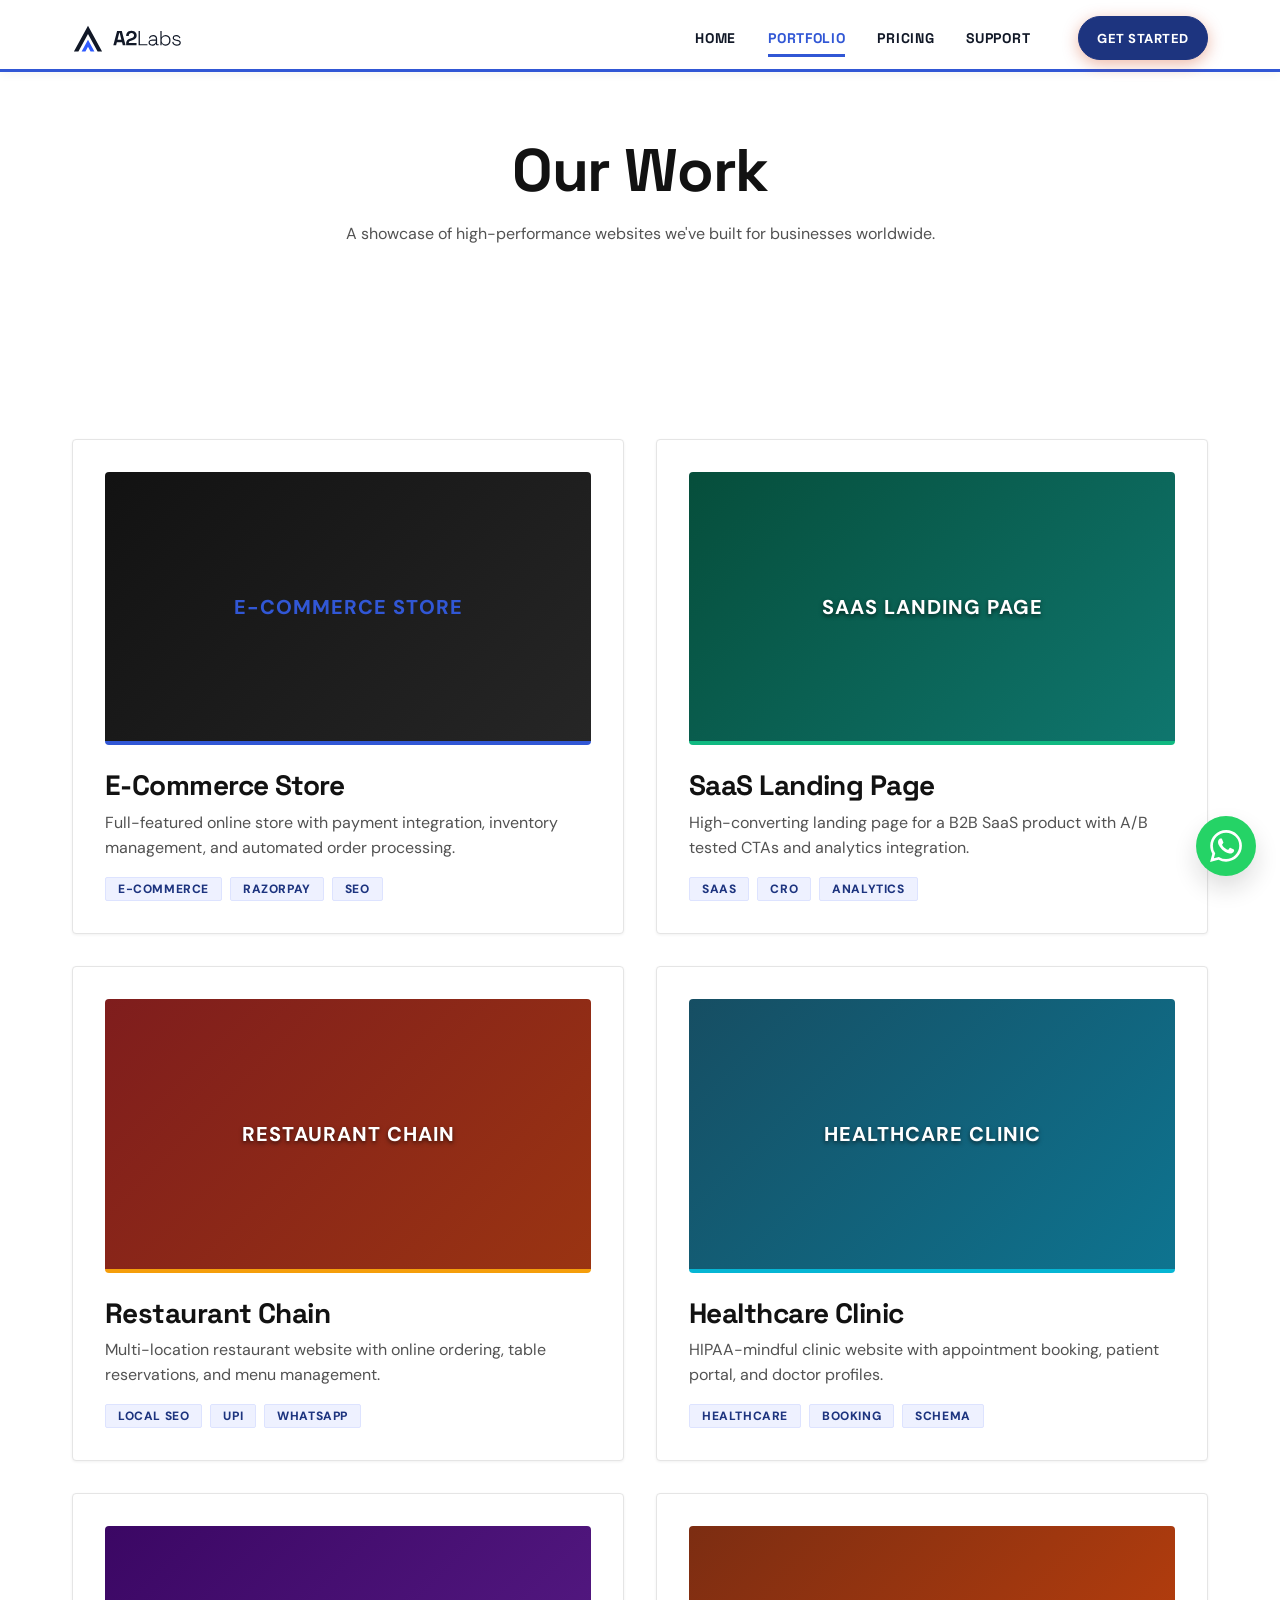
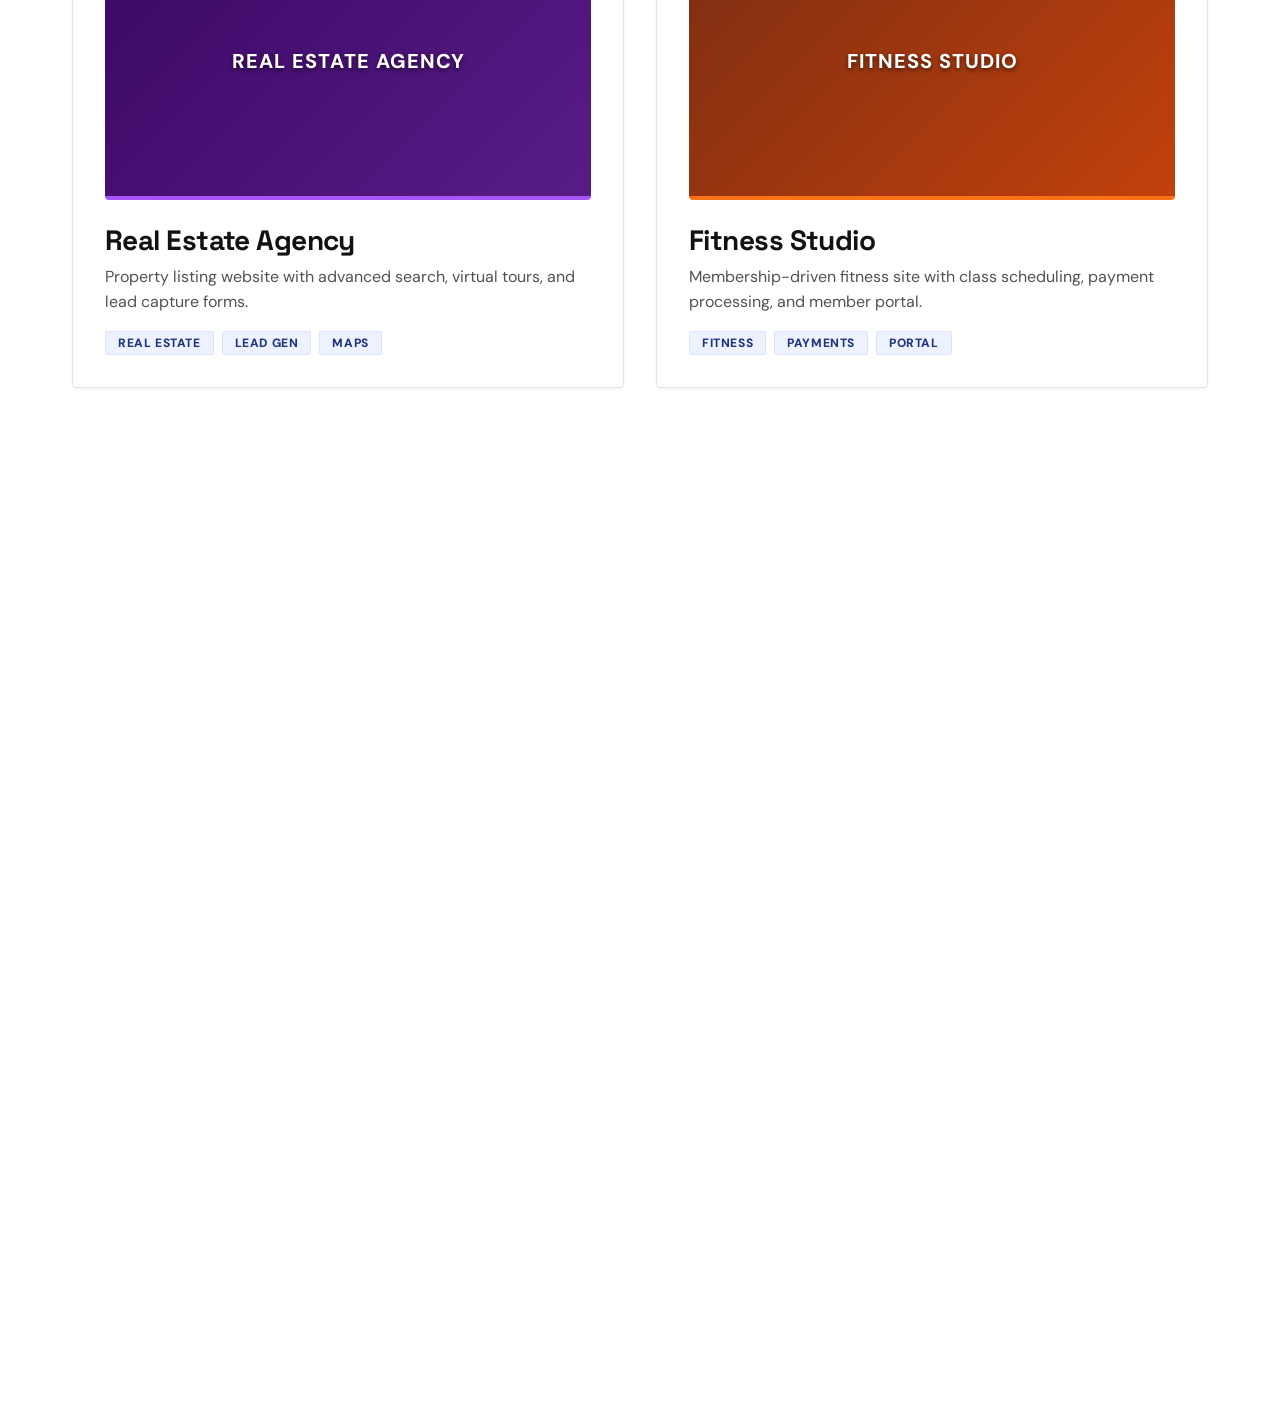
<file: portfolio.html>
<!DOCTYPE html>
<html lang="en">
<head>
    <meta charset="utf-8">
    <meta name="viewport" content="width=device-width, initial-scale=1.0, viewport-fit=cover">
    <meta name="color-scheme" content="light">
    <title>Portfolio — A2Labs | Our Work</title>
    <meta name="description" content="See our portfolio of high-performance websites built for businesses worldwide.">

    <meta name="theme-color" content="#121212">
    <link rel="apple-touch-icon" href="assets/icons/apple-touch-icon.png">

    <!-- Open Graph & Social Preview -->
    <meta property="og:title" content="Portfolio — A2Labs | Our Work">
    <meta property="og:description" content="See our portfolio of high-performance websites built for businesses worldwide.">
    <meta property="og:type" content="website">
    <meta property="og:image" content="assets/images/og-preview.png">
    <meta property="og:image:width" content="1200">
    <meta property="og:image:height" content="630">
    <meta name="twitter:card" content="summary_large_image">
    <meta name="twitter:title" content="Portfolio — A2Labs | Our Work">
    <meta name="twitter:description" content="See our portfolio of high-performance websites built for businesses worldwide.">
    <meta name="twitter:image" content="assets/images/og-preview.png">

    <!-- Progressive Enhancement & Font Preconnects -->
    <script>document.documentElement.classList.add('js');</script>
    <noscript><style>.animate-on-scroll { opacity: 1 !important; transform: none !important; }</style></noscript>
    <link rel="preconnect" href="https://fonts.googleapis.com">
    <link rel="preconnect" href="https://fonts.gstatic.com" crossorigin>
    <link href="https://fonts.googleapis.com/css2?family=DM+Sans:wght@400;500;600;700&family=Space+Grotesk:wght@400;500;600;700&display=swap" rel="stylesheet">

    <link rel="stylesheet" href="css/variables.css">
    <link rel="stylesheet" href="css/base.css">
    <link rel="stylesheet" href="css/components.css">
    <link rel="stylesheet" href="css/layout.css">
    <link rel="stylesheet" href="css/pages/home.css">

    <link rel="icon" href="assets/icons/favicon.svg" type="image/svg+xml">
</head>
<body>

    <!-- Header -->
    <header class="header" role="banner">
        <div class="container header-container">
            <a href="/" class="logo" aria-label="A2Labs Home">
                <svg class="logo-svg" viewBox="0 0 350 100" width="140" height="40" aria-hidden="true" focusable="false">
                    <path d="M50 12L94 92H80L50 37.5L20 92H6Z" fill="currentColor"/>
                    <path d="M50 55.6L70 92H58L50 77.5L42 92H30Z" fill="#2F5BFF"/>
                    <path d="M137.86 73L129.15 73L140.93 28.20L155.65 28.20L167.42 73L158.72 73L156.29 63.14L140.29 63.14L137.86 73M147.71 33.51L142.27 55.34L154.30 55.34L148.86 33.51 M201.67 73L169.16 73L169.16 67.62Q169.16 62.95 170.69 59.85Q172.23 56.74 175.14 54.73Q178.05 52.71 182.28 51.43L186.57 50.09Q188.93 49.32 190.53 48.20Q192.13 47.08 193 45.48Q193.86 43.88 193.86 41.83L193.86 41.58Q193.86 38.38 191.69 36.49Q189.51 34.60 185.73 34.60Q182.02 34.60 179.75 36.62Q177.48 38.63 177.48 42.41L177.48 43.56L169.29 43.56L169.29 42.54Q169.29 37.67 171.46 34.28Q173.64 30.89 177.38 29.10Q181.13 27.30 185.73 27.30Q190.34 27.30 194.05 29.06Q197.77 30.82 199.91 33.99Q202.05 37.16 202.05 41.45L202.05 42.09Q202.05 46.38 200.29 49.35Q198.53 52.33 195.53 54.22Q192.52 56.10 188.68 57.32L184.58 58.60Q181.83 59.43 180.29 60.42Q178.76 61.42 178.15 62.60Q177.54 63.78 177.54 65.45L177.54 65.70L201.67 65.70 M235.72 73L208.07 73L208.07 28.20L212.17 28.20L212.17 69.29L235.72 69.29 M250.85 73.90Q247.58 73.90 244.93 72.78Q242.27 71.66 240.74 69.48Q239.20 67.30 239.20 64.23Q239.20 61.10 240.74 59.05Q242.27 57 244.90 55.98Q247.52 54.95 250.72 54.95L262.11 54.95L262.11 52.46Q262.11 48.68 259.94 46.57Q257.76 44.46 253.60 44.46Q249.50 44.46 247.10 46.47Q244.70 48.49 243.87 51.88L240.16 50.79Q240.93 48.04 242.59 45.83Q244.26 43.62 247.01 42.31Q249.76 41 253.60 41Q259.49 41 262.72 44.07Q265.95 47.14 265.95 52.65L265.95 67.75Q265.95 69.67 267.74 69.67L270.75 69.67L270.75 73L266.66 73Q264.67 73 263.52 71.82Q262.37 70.63 262.37 68.58L262.37 68.14L261.73 68.14Q260.90 69.54 259.58 70.89Q258.27 72.23 256.16 73.06Q254.05 73.90 250.85 73.90M251.10 70.44Q256.03 70.44 259.07 67.46Q262.11 64.49 262.11 59.05L262.11 58.28L250.78 58.28Q247.46 58.28 245.25 59.72Q243.04 61.16 243.04 64.17Q243.04 67.18 245.31 68.81Q247.58 70.44 251.10 70.44 M292.86 73.90Q287.74 73.90 284.89 71.88Q282.05 69.86 280.70 67.30L279.93 67.30L279.93 73L276.22 73L276.22 28.20L280.06 28.20L280.06 47.34L280.83 47.34Q281.66 45.74 283.17 44.30Q284.67 42.86 287.07 41.93Q289.47 41 292.86 41Q297.09 41 300.48 42.95Q303.87 44.90 305.85 48.52Q307.84 52.14 307.84 57.06L307.84 57.83Q307.84 62.76 305.82 66.38Q303.81 69.99 300.41 71.94Q297.02 73.90 292.86 73.90M291.97 70.44Q297.28 70.44 300.57 67.05Q303.87 63.66 303.87 57.70L303.87 57.19Q303.87 51.24 300.57 47.85Q297.28 44.46 291.97 44.46Q286.72 44.46 283.39 47.85Q280.06 51.24 280.06 57.19L280.06 57.70Q280.06 63.66 283.39 67.05Q286.72 70.44 291.97 70.44 M327.64 73.90Q322.01 73.90 318.01 71.21Q314.01 68.52 313.12 62.31L316.89 61.61Q317.40 65 318.97 66.95Q320.54 68.90 322.81 69.74Q325.08 70.57 327.64 70.57Q331.48 70.57 333.82 69Q336.16 67.43 336.16 64.68Q336.16 61.86 333.95 60.78Q331.74 59.69 328.09 59.05L325.15 58.54Q322.20 58.02 319.84 56.97Q317.47 55.91 316.09 54.12Q314.72 52.33 314.72 49.64Q314.72 45.61 317.88 43.30Q321.05 41 326.30 41Q331.61 41 334.84 43.40Q338.08 45.80 338.91 50.34L335.32 51.11Q334.68 47.40 332.28 45.86Q329.88 44.33 326.30 44.33Q322.78 44.33 320.67 45.67Q318.56 47.02 318.56 49.64Q318.56 52.20 320.48 53.38Q322.40 54.57 325.72 55.14L328.67 55.66Q331.87 56.17 334.43 57.16Q336.99 58.15 338.49 59.94Q340 61.74 340 64.68Q340 69.10 336.67 71.50Q333.34 73.90 327.64 73.90" fill="currentColor"/>
                </svg>
            </a>

            <nav class="nav" role="navigation" aria-label="Main navigation">
                <a href="/" class="nav-link">Home</a>
                <a href="portfolio.html" class="nav-link active" aria-current="page">Portfolio</a>
                <a href="pricing.html" class="nav-link">Pricing</a>
                <a href="support.html" class="nav-link">Support</a>
                <a href="pricing.html" class="btn btn-primary btn-sm nav-cta">Get Started</a>
            </nav>

            <button class="mobile-menu-toggle" aria-label="Open menu" aria-expanded="false">
                <svg width="24" height="24" viewBox="0 0 24 24" fill="none" stroke="currentColor" stroke-width="2" stroke-linecap="round">
                    <line x1="3" y1="6" x2="21" y2="6"></line>
                    <line x1="3" y1="12" x2="21" y2="12"></line>
                    <line x1="3" y1="18" x2="21" y2="18"></line>
                </svg>
            </button>
        </div>

        <!-- Mobile Menu -->
        <div class="mobile-menu" role="dialog" aria-modal="true" aria-label="Mobile navigation">
            <button class="mobile-menu-close" aria-label="Close menu">&times;</button>
            <a href="/" class="nav-link">Home</a>
            <a href="portfolio.html" class="nav-link active">Portfolio</a>
            <a href="pricing.html" class="nav-link">Pricing</a>
            <a href="support.html" class="nav-link">Support</a>
            <a href="pricing.html" class="btn btn-primary">Get Started</a>
        </div>
    </header>

    <main role="main">
        <!-- Hero Section -->
        <section class="section pricing-hero">
            <div class="container text-center">
                <h1>Our Work</h1>
                <p class="section-subtitle">A showcase of high-performance websites we've built for businesses worldwide.</p>
            </div>
        </section>

        <!-- Portfolio Grid -->
        <section class="section">
            <div class="container">
                <h2 class="sr-only">Featured Client Projects</h2>
                <div class="portfolio-grid">

                    <div class="card portfolio-card animate-on-scroll">
                        <div class="portfolio-preview" style="background: linear-gradient(135deg, #121212, #262626); border-bottom: 4px solid var(--color-primary); aspect-ratio: 16/9; border-radius: var(--radius-md); display: flex; align-items: center; justify-content: center; color: var(--color-primary); font-weight: 800; font-size: 1.25rem; margin-bottom: 1.5rem; text-transform: uppercase; letter-spacing: 0.05em;">
                            E-Commerce Store
                        </div>
                        <h3>E-Commerce Store</h3>
                        <p>Full-featured online store with payment integration, inventory management, and automated order processing.</p>
                        <div class="portfolio-tags">
                            <span class="badge badge-primary">E-Commerce</span>
                            <span class="badge badge-primary">Razorpay</span>
                            <span class="badge badge-primary">SEO</span>
                        </div>
                    </div>

                    <div class="card portfolio-card animate-on-scroll">
                        <div class="portfolio-preview" style="background: linear-gradient(135deg, #064E3B, #0F766E); border-bottom: 4px solid #10B981; aspect-ratio: 16/9; border-radius: var(--radius-md); display: flex; align-items: center; justify-content: center; color: #FFFFFF; font-weight: 800; font-size: 1.25rem; margin-bottom: 1.5rem; text-shadow: 0 2px 4px rgba(0,0,0,0.6); text-transform: uppercase; letter-spacing: 0.05em;">
                            SaaS Landing Page
                        </div>
                        <h3>SaaS Landing Page</h3>
                        <p>High-converting landing page for a B2B SaaS product with A/B tested CTAs and analytics integration.</p>
                        <div class="portfolio-tags">
                            <span class="badge badge-primary">SaaS</span>
                            <span class="badge badge-primary">CRO</span>
                            <span class="badge badge-primary">Analytics</span>
                        </div>
                    </div>

                    <div class="card portfolio-card animate-on-scroll">
                        <div class="portfolio-preview" style="background: linear-gradient(135deg, #7F1D1D, #9A3412); border-bottom: 4px solid #F59E0B; aspect-ratio: 16/9; border-radius: var(--radius-md); display: flex; align-items: center; justify-content: center; color: #FFFFFF; font-weight: 800; font-size: 1.25rem; margin-bottom: 1.5rem; text-shadow: 0 2px 4px rgba(0,0,0,0.6); text-transform: uppercase; letter-spacing: 0.05em;">
                            Restaurant Chain
                        </div>
                        <h3>Restaurant Chain</h3>
                        <p>Multi-location restaurant website with online ordering, table reservations, and menu management.</p>
                        <div class="portfolio-tags">
                            <span class="badge badge-primary">Local SEO</span>
                            <span class="badge badge-primary">UPI</span>
                            <span class="badge badge-primary">WhatsApp</span>
                        </div>
                    </div>

                    <div class="card portfolio-card animate-on-scroll">
                        <div class="portfolio-preview" style="background: linear-gradient(135deg, #164E63, #0E7490); border-bottom: 4px solid #06B6D4; aspect-ratio: 16/9; border-radius: var(--radius-md); display: flex; align-items: center; justify-content: center; color: #FFFFFF; font-weight: 800; font-size: 1.25rem; margin-bottom: 1.5rem; text-shadow: 0 2px 4px rgba(0,0,0,0.6); text-transform: uppercase; letter-spacing: 0.05em;">
                            Healthcare Clinic
                        </div>
                        <h3>Healthcare Clinic</h3>
                        <p>HIPAA-mindful clinic website with appointment booking, patient portal, and doctor profiles.</p>
                        <div class="portfolio-tags">
                            <span class="badge badge-primary">Healthcare</span>
                            <span class="badge badge-primary">Booking</span>
                            <span class="badge badge-primary">Schema</span>
                        </div>
                    </div>

                    <div class="card portfolio-card animate-on-scroll">
                        <div class="portfolio-preview" style="background: linear-gradient(135deg, #3B0764, #581C87); border-bottom: 4px solid #A855F7; aspect-ratio: 16/9; border-radius: var(--radius-md); display: flex; align-items: center; justify-content: center; color: #FFFFFF; font-weight: 800; font-size: 1.25rem; margin-bottom: 1.5rem; text-shadow: 0 2px 4px rgba(0,0,0,0.6); text-transform: uppercase; letter-spacing: 0.05em;">
                            Real Estate Agency
                        </div>
                        <h3>Real Estate Agency</h3>
                        <p>Property listing website with advanced search, virtual tours, and lead capture forms.</p>
                        <div class="portfolio-tags">
                            <span class="badge badge-primary">Real Estate</span>
                            <span class="badge badge-primary">Lead Gen</span>
                            <span class="badge badge-primary">Maps</span>
                        </div>
                    </div>

                    <div class="card portfolio-card animate-on-scroll">
                        <div class="portfolio-preview" style="background: linear-gradient(135deg, #7C2D12, #C2410C); border-bottom: 4px solid #F97316; aspect-ratio: 16/9; border-radius: var(--radius-md); display: flex; align-items: center; justify-content: center; color: #FFFFFF; font-weight: 800; font-size: 1.25rem; margin-bottom: 1.5rem; text-shadow: 0 2px 4px rgba(0,0,0,0.6); text-transform: uppercase; letter-spacing: 0.05em;">
                            Fitness Studio
                        </div>
                        <h3>Fitness Studio</h3>
                        <p>Membership-driven fitness site with class scheduling, payment processing, and member portal.</p>
                        <div class="portfolio-tags">
                            <span class="badge badge-primary">Fitness</span>
                            <span class="badge badge-primary">Payments</span>
                            <span class="badge badge-primary">Portal</span>
                        </div>
                    </div>

                </div>
            </div>
        </section>

        <!-- CTA Section -->
        <section class="section cta-section">
            <div class="container">
                <div class="cta-box text-center">
                    <h2>Want a Website Like These?</h2>
                    <p>Let us build a high-performance website tailored to your business.</p>
                    <div class="hero-buttons">
                        <a href="pricing.html" class="btn btn-primary btn-lg">View Pricing</a>
                        <a href="https://wa.me/918103855878?text=Hi%2C%20I%27m%20interested%20in%20a%20new%20website." target="_blank" rel="noopener noreferrer" class="btn btn-whatsapp btn-lg">Chat with Us</a>
                    </div>
                </div>
            </div>
        </section>
    </main>

    <!-- Footer -->
    <footer class="footer" role="contentinfo">
        <div class="container">
            <div class="footer-container">
                <div class="footer-brand">
                    <a href="/" class="logo" aria-label="A2Labs Home">
                        <svg class="logo-svg" viewBox="0 0 350 100" width="140" height="40" aria-hidden="true" focusable="false">
                    <path d="M50 12L94 92H80L50 37.5L20 92H6Z" fill="currentColor"/>
                    <path d="M50 55.6L70 92H58L50 77.5L42 92H30Z" fill="#2F5BFF"/>
                    <path d="M137.86 73L129.15 73L140.93 28.20L155.65 28.20L167.42 73L158.72 73L156.29 63.14L140.29 63.14L137.86 73M147.71 33.51L142.27 55.34L154.30 55.34L148.86 33.51 M201.67 73L169.16 73L169.16 67.62Q169.16 62.95 170.69 59.85Q172.23 56.74 175.14 54.73Q178.05 52.71 182.28 51.43L186.57 50.09Q188.93 49.32 190.53 48.20Q192.13 47.08 193 45.48Q193.86 43.88 193.86 41.83L193.86 41.58Q193.86 38.38 191.69 36.49Q189.51 34.60 185.73 34.60Q182.02 34.60 179.75 36.62Q177.48 38.63 177.48 42.41L177.48 43.56L169.29 43.56L169.29 42.54Q169.29 37.67 171.46 34.28Q173.64 30.89 177.38 29.10Q181.13 27.30 185.73 27.30Q190.34 27.30 194.05 29.06Q197.77 30.82 199.91 33.99Q202.05 37.16 202.05 41.45L202.05 42.09Q202.05 46.38 200.29 49.35Q198.53 52.33 195.53 54.22Q192.52 56.10 188.68 57.32L184.58 58.60Q181.83 59.43 180.29 60.42Q178.76 61.42 178.15 62.60Q177.54 63.78 177.54 65.45L177.54 65.70L201.67 65.70 M235.72 73L208.07 73L208.07 28.20L212.17 28.20L212.17 69.29L235.72 69.29 M250.85 73.90Q247.58 73.90 244.93 72.78Q242.27 71.66 240.74 69.48Q239.20 67.30 239.20 64.23Q239.20 61.10 240.74 59.05Q242.27 57 244.90 55.98Q247.52 54.95 250.72 54.95L262.11 54.95L262.11 52.46Q262.11 48.68 259.94 46.57Q257.76 44.46 253.60 44.46Q249.50 44.46 247.10 46.47Q244.70 48.49 243.87 51.88L240.16 50.79Q240.93 48.04 242.59 45.83Q244.26 43.62 247.01 42.31Q249.76 41 253.60 41Q259.49 41 262.72 44.07Q265.95 47.14 265.95 52.65L265.95 67.75Q265.95 69.67 267.74 69.67L270.75 69.67L270.75 73L266.66 73Q264.67 73 263.52 71.82Q262.37 70.63 262.37 68.58L262.37 68.14L261.73 68.14Q260.90 69.54 259.58 70.89Q258.27 72.23 256.16 73.06Q254.05 73.90 250.85 73.90M251.10 70.44Q256.03 70.44 259.07 67.46Q262.11 64.49 262.11 59.05L262.11 58.28L250.78 58.28Q247.46 58.28 245.25 59.72Q243.04 61.16 243.04 64.17Q243.04 67.18 245.31 68.81Q247.58 70.44 251.10 70.44 M292.86 73.90Q287.74 73.90 284.89 71.88Q282.05 69.86 280.70 67.30L279.93 67.30L279.93 73L276.22 73L276.22 28.20L280.06 28.20L280.06 47.34L280.83 47.34Q281.66 45.74 283.17 44.30Q284.67 42.86 287.07 41.93Q289.47 41 292.86 41Q297.09 41 300.48 42.95Q303.87 44.90 305.85 48.52Q307.84 52.14 307.84 57.06L307.84 57.83Q307.84 62.76 305.82 66.38Q303.81 69.99 300.41 71.94Q297.02 73.90 292.86 73.90M291.97 70.44Q297.28 70.44 300.57 67.05Q303.87 63.66 303.87 57.70L303.87 57.19Q303.87 51.24 300.57 47.85Q297.28 44.46 291.97 44.46Q286.72 44.46 283.39 47.85Q280.06 51.24 280.06 57.19L280.06 57.70Q280.06 63.66 283.39 67.05Q286.72 70.44 291.97 70.44 M327.64 73.90Q322.01 73.90 318.01 71.21Q314.01 68.52 313.12 62.31L316.89 61.61Q317.40 65 318.97 66.95Q320.54 68.90 322.81 69.74Q325.08 70.57 327.64 70.57Q331.48 70.57 333.82 69Q336.16 67.43 336.16 64.68Q336.16 61.86 333.95 60.78Q331.74 59.69 328.09 59.05L325.15 58.54Q322.20 58.02 319.84 56.97Q317.47 55.91 316.09 54.12Q314.72 52.33 314.72 49.64Q314.72 45.61 317.88 43.30Q321.05 41 326.30 41Q331.61 41 334.84 43.40Q338.08 45.80 338.91 50.34L335.32 51.11Q334.68 47.40 332.28 45.86Q329.88 44.33 326.30 44.33Q322.78 44.33 320.67 45.67Q318.56 47.02 318.56 49.64Q318.56 52.20 320.48 53.38Q322.40 54.57 325.72 55.14L328.67 55.66Q331.87 56.17 334.43 57.16Q336.99 58.15 338.49 59.94Q340 61.74 340 64.68Q340 69.10 336.67 71.50Q333.34 73.90 327.64 73.90" fill="currentColor"/>
                </svg>
                    </a>
                    <p>High-performance websites that drive revenue for your business.</p>
                </div>
                <div class="footer-links">
                    <h4>Quick Links</h4>
                    <a href="/">Home</a>
                    <a href="portfolio.html">Portfolio</a>
                    <a href="pricing.html">Pricing</a>
                    <a href="support.html">Support</a>
                </div>
                <div class="footer-links">
                    <h4>Legal</h4>
                    <a href="terms.html">Terms of Service</a>
                    <a href="privacy.html">Privacy Policy</a>
                </div>
            </div>
            <div class="footer-bottom">
                <p>&copy; 2024 A2Labs. All rights reserved.</p>
                <p>Built with &hearts; for performance</p>
            </div>
        </div>
    </footer>

    <!-- WhatsApp Widget -->
    <div class="whatsapp-widget" aria-label="Chat with us on WhatsApp">
        <span class="whatsapp-tooltip">Chat with us</span>
        <a href="https://wa.me/918103855878?text=Hi%2C%20I%27m%20interested%20in%20a%20new%20website." target="_blank" rel="noopener noreferrer" class="whatsapp-btn" aria-label="Open WhatsApp chat">
            <svg viewBox="0 0 24 24" fill="currentColor"><path d="M17.472 14.382c-.297-.149-1.758-.867-2.03-.967-.273-.099-.471-.148-.67.15-.197.297-.767.966-.94 1.164-.173.199-.347.223-.644.075-.297-.15-1.255-.463-2.39-1.475-.883-.788-1.48-1.761-1.653-2.059-.173-.297-.018-.458.13-.606.134-.133.298-.347.446-.52.149-.174.198-.298.298-.497.099-.198.05-.371-.025-.52-.075-.149-.669-1.612-.916-2.207-.242-.579-.487-.5-.669-.51-.173-.008-.371-.01-.57-.01-.198 0-.52.074-.792.372-.272.297-1.04 1.016-1.04 2.479 0 1.462 1.065 2.875 1.213 3.074.149.198 2.096 3.2 5.077 4.487.709.306 1.262.489 1.694.625.712.227 1.36.195 1.871.118.571-.085 1.758-.719 2.006-1.413.248-.694.248-1.289.173-1.413-.074-.124-.272-.198-.57-.347m-5.421 7.403h-.004a9.87 9.87 0 01-5.031-1.378l-.361-.214-3.741.982.998-3.648-.235-.374a9.86 9.86 0 01-1.51-5.26c.001-5.45 4.436-9.884 9.888-9.884 2.64 0 5.122 1.03 6.988 2.898a9.825 9.825 0 012.893 6.994c-.003 5.45-4.437 9.884-9.885 9.884m8.413-18.297A11.815 11.815 0 0012.05 0C5.495 0 .16 5.335.157 11.892c0 2.096.547 4.142 1.588 5.945L.057 24l6.305-1.654a11.882 11.882 0 005.683 1.448h.005c6.554 0 11.89-5.335 11.893-11.893a11.821 11.821 0 00-3.48-8.413z"/></svg>
        </a>
    </div>

    <script src="js/main.js" defer></script>
    <script src="js/whatsapp-widget.js" defer></script>
</body>
</html>
</file>
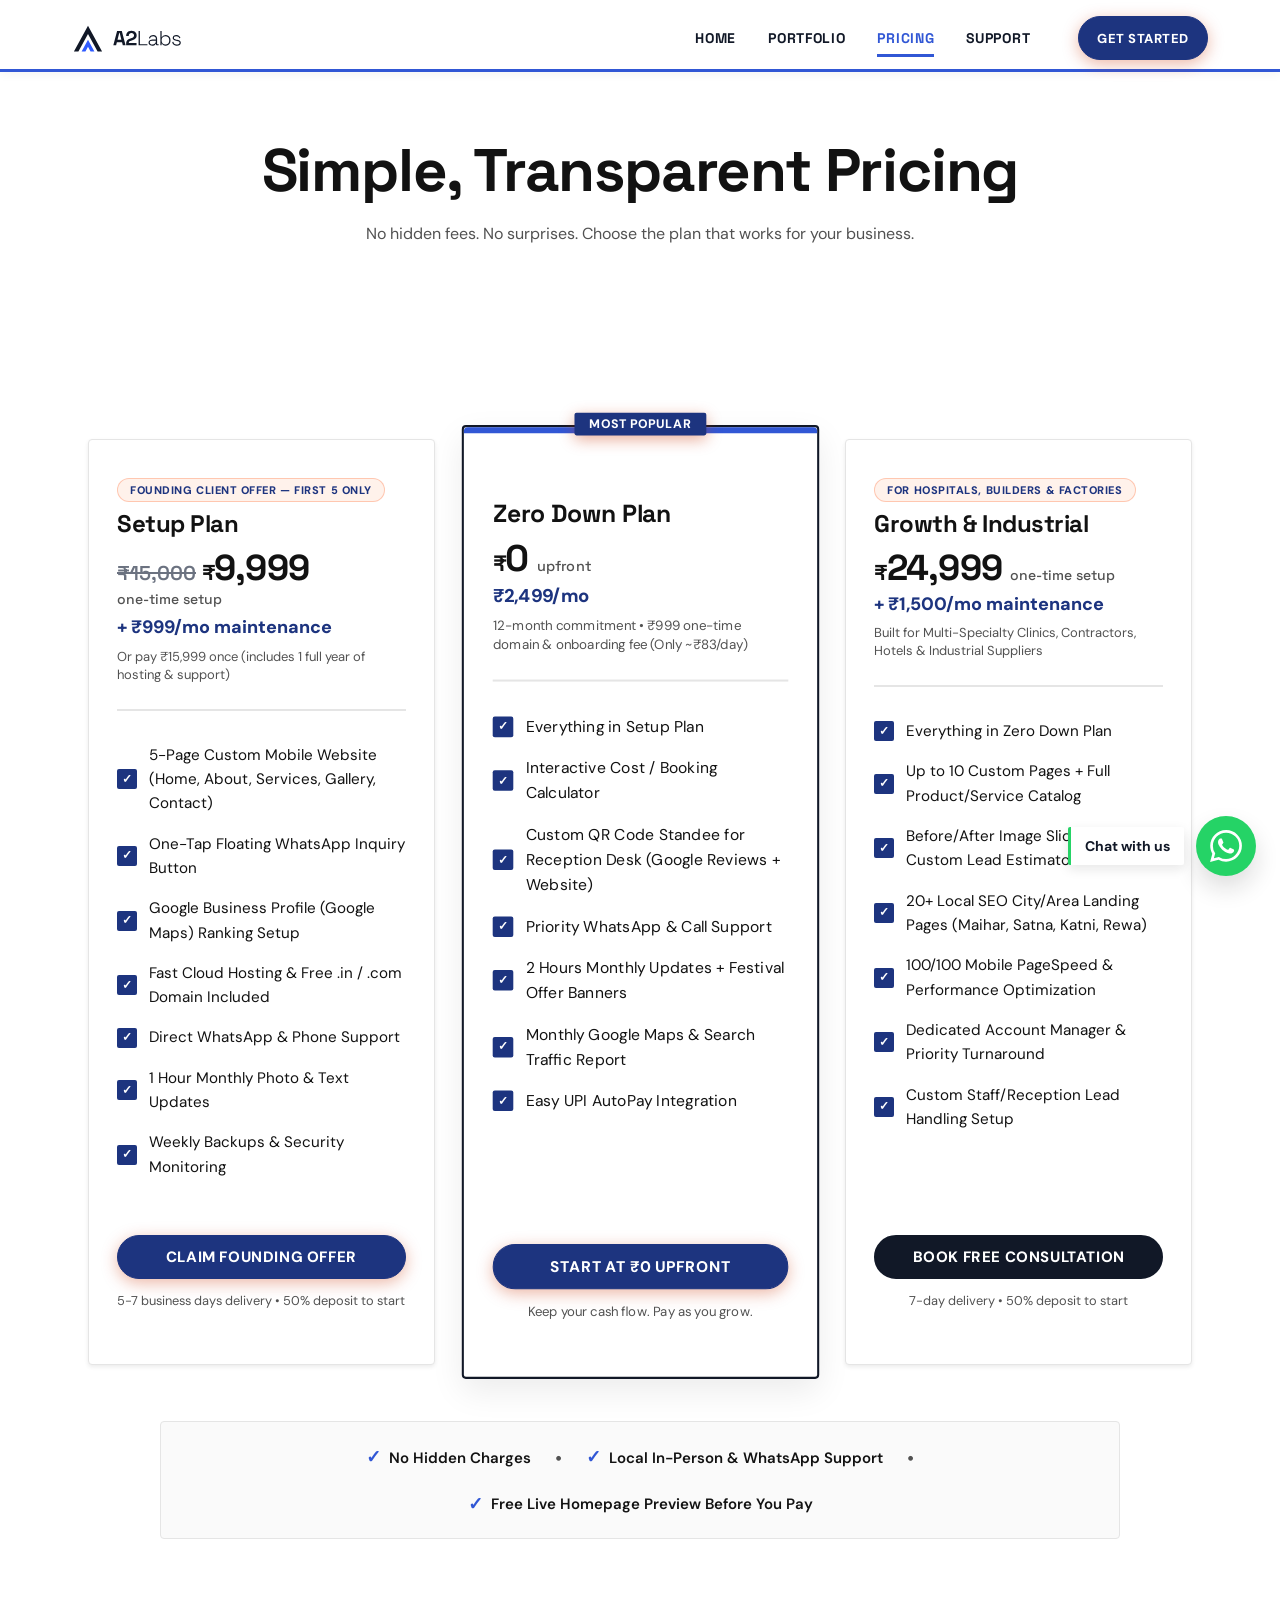
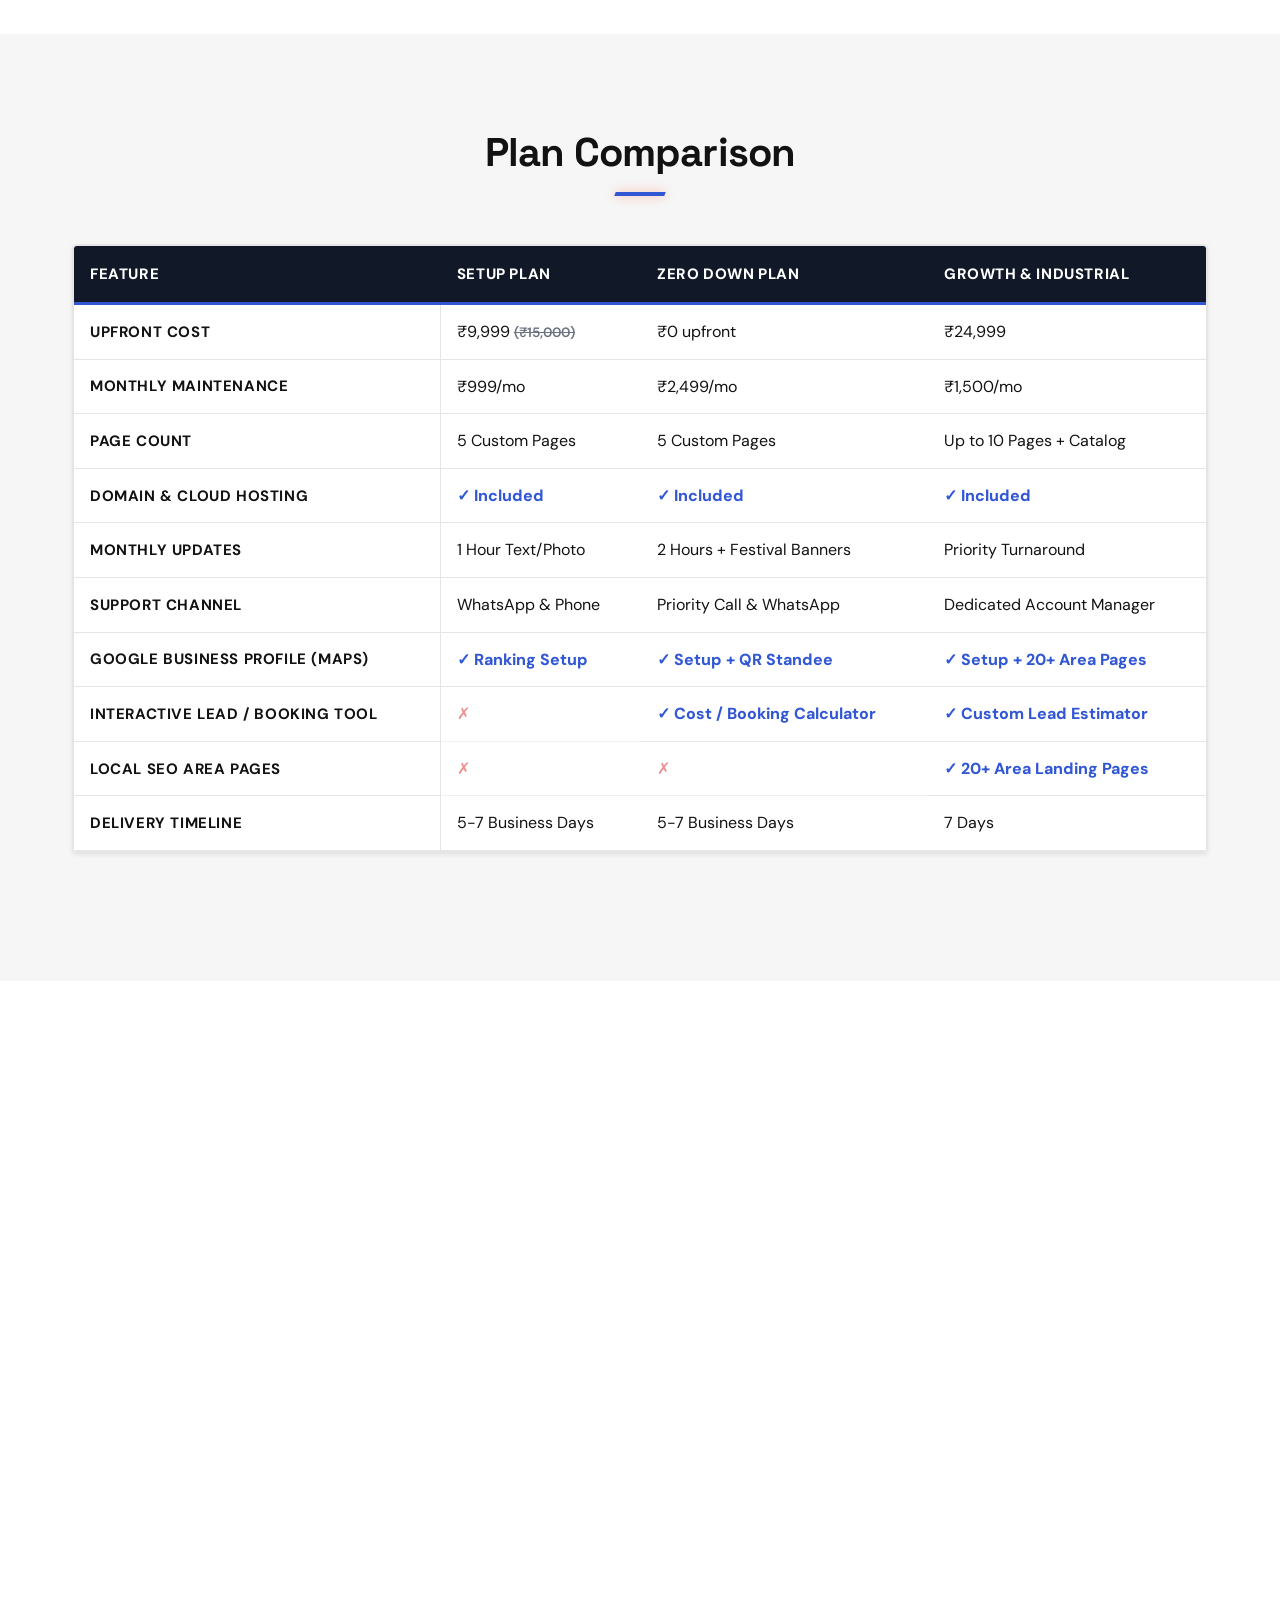
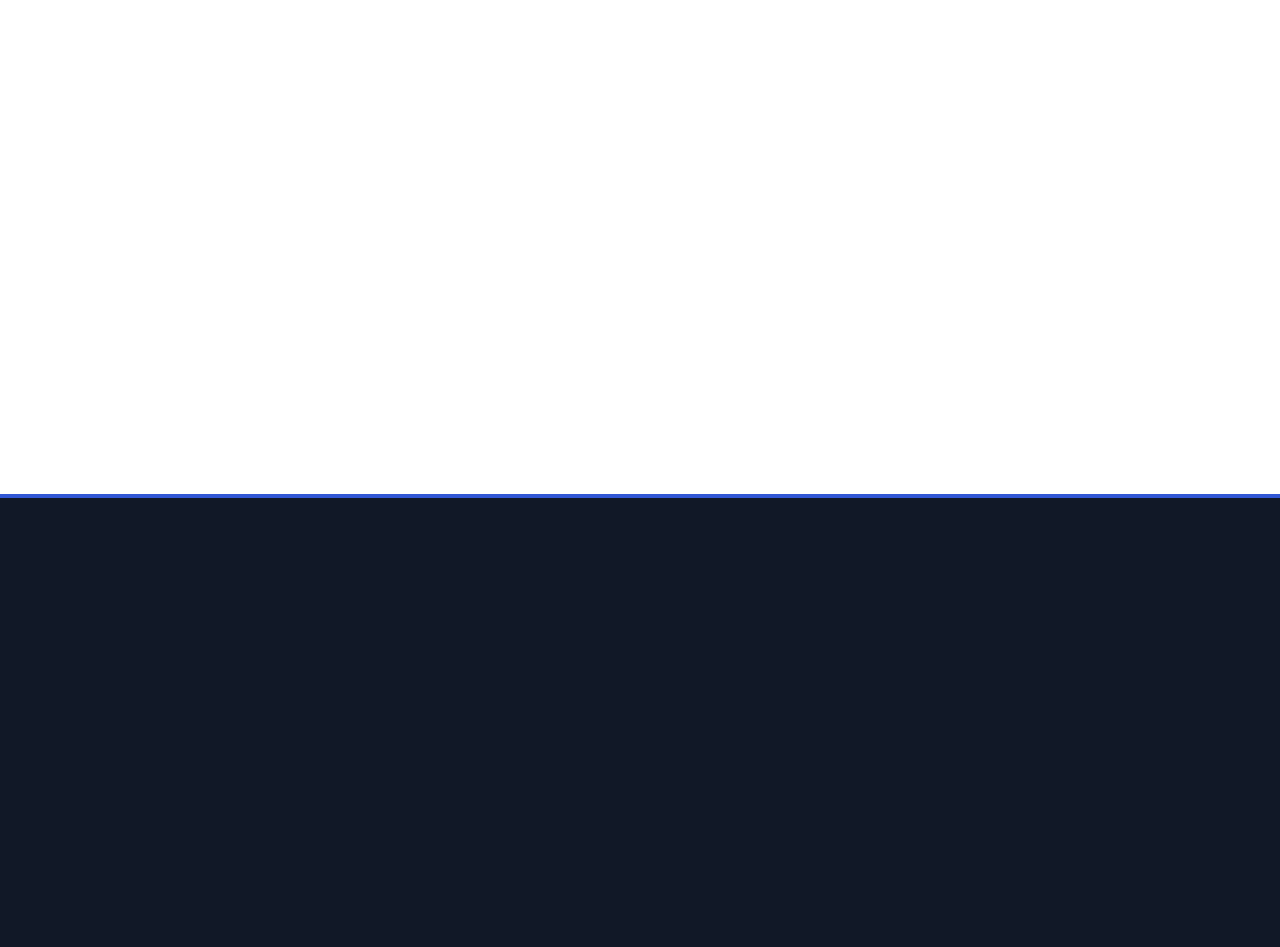
<file: pricing.html>
<!DOCTYPE html>
<html lang="en">
<head>
    <meta charset="utf-8">
    <meta name="viewport" content="width=device-width, initial-scale=1.0, viewport-fit=cover">
    <meta name="color-scheme" content="light">
    <title>Pricing — A2Labs | Transparent WaaS Plans</title>
    <meta name="description" content="Choose from our transparent Website-as-a-Service plans. Setup Plan from ₹15,000 or Zero Down Plan with no upfront costs.">

    <meta name="theme-color" content="#121212">
    <link rel="apple-touch-icon" href="assets/icons/apple-touch-icon.png">

    <!-- Open Graph & Social Preview -->
    <meta property="og:title" content="Pricing — A2Labs | Transparent WaaS Plans">
    <meta property="og:description" content="Choose from our transparent Website-as-a-Service plans. Setup Plan from ₹15,000 or Zero Down Plan with no upfront costs.">
    <meta property="og:type" content="website">
    <meta property="og:image" content="assets/images/og-preview.png">
    <meta property="og:image:width" content="1200">
    <meta property="og:image:height" content="630">
    <meta name="twitter:card" content="summary_large_image">
    <meta name="twitter:title" content="Pricing — A2Labs | Transparent WaaS Plans">
    <meta name="twitter:description" content="Choose from our transparent Website-as-a-Service plans. Setup Plan from ₹15,000 or Zero Down Plan with no upfront costs.">
    <meta name="twitter:image" content="assets/images/og-preview.png">

    <!-- Progressive Enhancement & Font Preconnects -->
    <script>document.documentElement.classList.add('js');</script>
    <noscript><style>.animate-on-scroll { opacity: 1 !important; transform: none !important; }</style></noscript>
    <link rel="preconnect" href="https://fonts.googleapis.com">
    <link rel="preconnect" href="https://fonts.gstatic.com" crossorigin>
    <link href="https://fonts.googleapis.com/css2?family=DM+Sans:wght@400;500;600;700&family=Space+Grotesk:wght@400;500;600;700&display=swap" rel="stylesheet">

    <link rel="stylesheet" href="css/variables.css">
    <link rel="stylesheet" href="css/base.css">
    <link rel="stylesheet" href="css/components.css">
    <link rel="stylesheet" href="css/layout.css">
    <link rel="stylesheet" href="css/pages/pricing.css">

    <link rel="icon" href="assets/icons/favicon.svg" type="image/svg+xml">
</head>
<body>

    <!-- Header -->
    <header class="header" role="banner">
        <div class="container header-container">
            <a href="/" class="logo" aria-label="A2Labs Home">
                <svg class="logo-svg" viewBox="0 0 350 100" width="140" height="40" aria-hidden="true" focusable="false">
                    <path d="M50 12L94 92H80L50 37.5L20 92H6Z" fill="currentColor"/>
                    <path d="M50 55.6L70 92H58L50 77.5L42 92H30Z" fill="#2F5BFF"/>
                    <path d="M137.86 73L129.15 73L140.93 28.20L155.65 28.20L167.42 73L158.72 73L156.29 63.14L140.29 63.14L137.86 73M147.71 33.51L142.27 55.34L154.30 55.34L148.86 33.51 M201.67 73L169.16 73L169.16 67.62Q169.16 62.95 170.69 59.85Q172.23 56.74 175.14 54.73Q178.05 52.71 182.28 51.43L186.57 50.09Q188.93 49.32 190.53 48.20Q192.13 47.08 193 45.48Q193.86 43.88 193.86 41.83L193.86 41.58Q193.86 38.38 191.69 36.49Q189.51 34.60 185.73 34.60Q182.02 34.60 179.75 36.62Q177.48 38.63 177.48 42.41L177.48 43.56L169.29 43.56L169.29 42.54Q169.29 37.67 171.46 34.28Q173.64 30.89 177.38 29.10Q181.13 27.30 185.73 27.30Q190.34 27.30 194.05 29.06Q197.77 30.82 199.91 33.99Q202.05 37.16 202.05 41.45L202.05 42.09Q202.05 46.38 200.29 49.35Q198.53 52.33 195.53 54.22Q192.52 56.10 188.68 57.32L184.58 58.60Q181.83 59.43 180.29 60.42Q178.76 61.42 178.15 62.60Q177.54 63.78 177.54 65.45L177.54 65.70L201.67 65.70 M235.72 73L208.07 73L208.07 28.20L212.17 28.20L212.17 69.29L235.72 69.29 M250.85 73.90Q247.58 73.90 244.93 72.78Q242.27 71.66 240.74 69.48Q239.20 67.30 239.20 64.23Q239.20 61.10 240.74 59.05Q242.27 57 244.90 55.98Q247.52 54.95 250.72 54.95L262.11 54.95L262.11 52.46Q262.11 48.68 259.94 46.57Q257.76 44.46 253.60 44.46Q249.50 44.46 247.10 46.47Q244.70 48.49 243.87 51.88L240.16 50.79Q240.93 48.04 242.59 45.83Q244.26 43.62 247.01 42.31Q249.76 41 253.60 41Q259.49 41 262.72 44.07Q265.95 47.14 265.95 52.65L265.95 67.75Q265.95 69.67 267.74 69.67L270.75 69.67L270.75 73L266.66 73Q264.67 73 263.52 71.82Q262.37 70.63 262.37 68.58L262.37 68.14L261.73 68.14Q260.90 69.54 259.58 70.89Q258.27 72.23 256.16 73.06Q254.05 73.90 250.85 73.90M251.10 70.44Q256.03 70.44 259.07 67.46Q262.11 64.49 262.11 59.05L262.11 58.28L250.78 58.28Q247.46 58.28 245.25 59.72Q243.04 61.16 243.04 64.17Q243.04 67.18 245.31 68.81Q247.58 70.44 251.10 70.44 M292.86 73.90Q287.74 73.90 284.89 71.88Q282.05 69.86 280.70 67.30L279.93 67.30L279.93 73L276.22 73L276.22 28.20L280.06 28.20L280.06 47.34L280.83 47.34Q281.66 45.74 283.17 44.30Q284.67 42.86 287.07 41.93Q289.47 41 292.86 41Q297.09 41 300.48 42.95Q303.87 44.90 305.85 48.52Q307.84 52.14 307.84 57.06L307.84 57.83Q307.84 62.76 305.82 66.38Q303.81 69.99 300.41 71.94Q297.02 73.90 292.86 73.90M291.97 70.44Q297.28 70.44 300.57 67.05Q303.87 63.66 303.87 57.70L303.87 57.19Q303.87 51.24 300.57 47.85Q297.28 44.46 291.97 44.46Q286.72 44.46 283.39 47.85Q280.06 51.24 280.06 57.19L280.06 57.70Q280.06 63.66 283.39 67.05Q286.72 70.44 291.97 70.44 M327.64 73.90Q322.01 73.90 318.01 71.21Q314.01 68.52 313.12 62.31L316.89 61.61Q317.40 65 318.97 66.95Q320.54 68.90 322.81 69.74Q325.08 70.57 327.64 70.57Q331.48 70.57 333.82 69Q336.16 67.43 336.16 64.68Q336.16 61.86 333.95 60.78Q331.74 59.69 328.09 59.05L325.15 58.54Q322.20 58.02 319.84 56.97Q317.47 55.91 316.09 54.12Q314.72 52.33 314.72 49.64Q314.72 45.61 317.88 43.30Q321.05 41 326.30 41Q331.61 41 334.84 43.40Q338.08 45.80 338.91 50.34L335.32 51.11Q334.68 47.40 332.28 45.86Q329.88 44.33 326.30 44.33Q322.78 44.33 320.67 45.67Q318.56 47.02 318.56 49.64Q318.56 52.20 320.48 53.38Q322.40 54.57 325.72 55.14L328.67 55.66Q331.87 56.17 334.43 57.16Q336.99 58.15 338.49 59.94Q340 61.74 340 64.68Q340 69.10 336.67 71.50Q333.34 73.90 327.64 73.90" fill="currentColor"/>
                </svg>
            </a>

            <nav class="nav" role="navigation" aria-label="Main navigation">
                <a href="/" class="nav-link">Home</a>
                <a href="portfolio.html" class="nav-link">Portfolio</a>
                <a href="pricing.html" class="nav-link active" aria-current="page">Pricing</a>
                <a href="support.html" class="nav-link">Support</a>
                <a href="pricing.html" class="btn btn-primary btn-sm nav-cta">Get Started</a>
            </nav>

            <button class="mobile-menu-toggle" aria-label="Open menu" aria-expanded="false">
                <svg width="24" height="24" viewBox="0 0 24 24" fill="none" stroke="currentColor" stroke-width="2" stroke-linecap="round">
                    <line x1="3" y1="6" x2="21" y2="6"></line>
                    <line x1="3" y1="12" x2="21" y2="12"></line>
                    <line x1="3" y1="18" x2="21" y2="18"></line>
                </svg>
            </button>
        </div>

        <!-- Mobile Menu -->
        <div class="mobile-menu" role="dialog" aria-modal="true" aria-label="Mobile navigation">
            <button class="mobile-menu-close" aria-label="Close menu">&times;</button>
            <a href="/" class="nav-link">Home</a>
            <a href="portfolio.html" class="nav-link">Portfolio</a>
            <a href="pricing.html" class="nav-link active">Pricing</a>
            <a href="support.html" class="nav-link">Support</a>
            <a href="pricing.html" class="btn btn-primary">Get Started</a>
        </div>
    </header>

    <main role="main">
        <!-- Hero Section -->
        <section class="section pricing-hero">
            <div class="container text-center">
                <h1>Simple, Transparent Pricing</h1>
                <p class="section-subtitle">No hidden fees. No surprises. Choose the plan that works for your business.</p>
            </div>
        </section>

        <!-- Pricing Cards Section -->
        <section class="section" id="plans">
            <div class="container">
                <div class="pricing-grid">

                    <!-- Card 1: Setup Plan -->
                    <!-- Card 1: Setup Plan -->
                    <div class="card pricing-card">
                        <div>
                            <div class="pricing-badge-wrap">
                                <span class="badge-offer">FOUNDING CLIENT OFFER — FIRST 5 ONLY</span>
                            </div>
                            <h2 class="pricing-name">Setup Plan</h2>
                            <div class="pricing-amount">
                                <div class="pricing-price-wrap">
                                    <span class="pricing-anchor-price">₹15,000</span>
                                    <span class="pricing-val"><span class="currency">₹</span>9,999</span>
                                </div>
                                <span class="period">one-time setup</span>
                            </div>
                            <p class="pricing-recurring">+ ₹999/mo maintenance</p>
                            <p class="pricing-subnote">Or pay ₹15,999 once (includes 1 full year of hosting &amp; support)</p>
                            <hr class="pricing-divider">
                            <ul class="pricing-features" aria-label="Setup Plan features">
                                <li>5-Page Custom Mobile Website (Home, About, Services, Gallery, Contact)</li>
                                <li>One-Tap Floating WhatsApp Inquiry Button</li>
                                <li>Google Business Profile (Google Maps) Ranking Setup</li>
                                <li>Fast Cloud Hosting &amp; Free .in / .com Domain Included</li>
                                <li>Direct WhatsApp &amp; Phone Support</li>
                                <li>1 Hour Monthly Photo &amp; Text Updates</li>
                                <li>Weekly Backups &amp; Security Monitoring</li>
                            </ul>
                        </div>
                        <div class="pricing-card-footer">
                            <a href="https://wa.me/918103855878?text=Hi%20A2Labs%2C%20I%20want%20to%20claim%20the%20Rs%209%2C999%20Setup%20Plan%20for%20my%20business." target="_blank" rel="noopener noreferrer" class="btn btn-primary" style="width:100%">CLAIM FOUNDING OFFER</a>
                            <p class="pricing-note">5-7 business days delivery • 50% deposit to start</p>
                        </div>
                    </div>

                    <!-- Card 2: Zero Down Plan — FEATURED -->
                    <div class="card pricing-card pricing-card--featured">
                        <span class="badge badge-popular">MOST POPULAR</span>
                        <div>
                            <div class="pricing-badge-spacer" aria-hidden="true"></div>
                            <h2 class="pricing-name">Zero Down Plan</h2>
                            <div class="pricing-amount">
                                <div class="pricing-price-wrap">
                                    <span class="pricing-val"><span class="currency">₹</span>0</span>
                                </div>
                                <span class="period">upfront</span>
                            </div>
                            <p class="pricing-recurring">₹2,499/mo</p>
                            <p class="pricing-subnote">12-month commitment • ₹999 one-time domain &amp; onboarding fee (Only ~₹83/day)</p>
                            <hr class="pricing-divider">
                            <ul class="pricing-features" aria-label="Zero Down Plan features">
                                <li>Everything in Setup Plan</li>
                                <li>Interactive Cost / Booking Calculator</li>
                                <li>Custom QR Code Standee for Reception Desk (Google Reviews + Website)</li>
                                <li>Priority WhatsApp &amp; Call Support</li>
                                <li>2 Hours Monthly Updates + Festival Offer Banners</li>
                                <li>Monthly Google Maps &amp; Search Traffic Report</li>
                                <li>Easy UPI AutoPay Integration</li>
                            </ul>
                        </div>
                        <div class="pricing-card-footer">
                            <a href="https://wa.me/918103855878?text=Hi%20A2Labs%2C%20I%20am%20interested%20in%20the%20Rs%202%2C499%2Fmo%20Zero%20Down%20Website%20Plan." target="_blank" rel="noopener noreferrer" class="btn btn-primary" style="width:100%">START AT ₹0 UPFRONT</a>
                            <p class="pricing-note">Keep your cash flow. Pay as you grow.</p>
                        </div>
                    </div>

                    <!-- Card 3: Growth & Industrial Plan -->
                    <div class="card pricing-card">
                        <div>
                            <div class="pricing-badge-wrap">
                                <span class="badge-offer">FOR HOSPITALS, BUILDERS &amp; FACTORIES</span>
                            </div>
                            <h2 class="pricing-name">Growth &amp; Industrial</h2>
                            <div class="pricing-amount">
                                <div class="pricing-price-wrap">
                                    <span class="pricing-val"><span class="currency">₹</span>24,999</span>
                                </div>
                                <span class="period">one-time setup</span>
                            </div>
                            <p class="pricing-recurring">+ ₹1,500/mo maintenance</p>
                            <p class="pricing-subnote">Built for Multi-Specialty Clinics, Contractors, Hotels &amp; Industrial Suppliers</p>
                            <hr class="pricing-divider">
                            <ul class="pricing-features" aria-label="Growth &amp; Industrial features">
                                <li>Everything in Zero Down Plan</li>
                                <li>Up to 10 Custom Pages + Full Product/Service Catalog</li>
                                <li>Before/After Image Slider &amp; Custom Lead Estimator</li>
                                <li>20+ Local SEO City/Area Landing Pages (Maihar, Satna, Katni, Rewa)</li>
                                <li>100/100 Mobile PageSpeed &amp; Performance Optimization</li>
                                <li>Dedicated Account Manager &amp; Priority Turnaround</li>
                                <li>Custom Staff/Reception Lead Handling Setup</li>
                            </ul>
                        </div>
                        <div class="pricing-card-footer">
                            <a href="https://wa.me/918103855878?text=Hi%20A2Labs%2C%20I%20want%20to%20discuss%20the%20Growth%20%26%20Industrial%20Plan%20for%20my%20company." target="_blank" rel="noopener noreferrer" class="btn btn-dark" style="width:100%">BOOK FREE CONSULTATION</a>
                            <p class="pricing-note">7-day delivery • 50% deposit to start</p>
                        </div>
                    </div>

                </div>

                <!-- Trust Bar Below Cards -->
                <div class="pricing-trust-bar" aria-label="Customer trust and satisfaction assurances">
                    <div class="trust-item">
                        <span class="trust-icon" aria-hidden="true">✓</span>
                        <span>No Hidden Charges</span>
                    </div>
                    <span class="trust-divider" aria-hidden="true">•</span>
                    <div class="trust-item">
                        <span class="trust-icon" aria-hidden="true">✓</span>
                        <span>Local In-Person &amp; WhatsApp Support</span>
                    </div>
                    <span class="trust-divider" aria-hidden="true">•</span>
                    <div class="trust-item">
                        <span class="trust-icon" aria-hidden="true">✓</span>
                        <span>Free Live Homepage Preview Before You Pay</span>
                    </div>
                </div>
            </div>
        </section>

        <!-- Comparison Table Section -->
        <section class="section section-alt">
            <div class="container">
                <div class="section-header">
                    <h2 class="section-title">Plan Comparison</h2>
                </div>
                <p class="table-scroll-hint text-center" aria-hidden="true">
                    ← Scroll horizontally to compare plans →
                </p>
                <div class="table-responsive" tabindex="0" role="region" aria-label="Plan comparison table">
                    <table class="comparison-table">
                        <thead>
                            <tr>
                                <th scope="col">Feature</th>
                                <th scope="col">Setup Plan</th>
                                <th scope="col">Zero Down Plan</th>
                                <th scope="col">Growth &amp; Industrial</th>
                            </tr>
                        </thead>
                        <tbody>
                            <tr>
                                <th scope="row">Upfront Cost</th>
                                <td>₹9,999 <span class="pricing-anchor-price" style="font-size: 0.85em;">(₹15,000)</span></td>
                                <td>₹0 upfront</td>
                                <td>₹24,999</td>
                            </tr>
                            <tr>
                                <th scope="row">Monthly Maintenance</th>
                                <td>₹999/mo</td>
                                <td>₹2,499/mo</td>
                                <td>₹1,500/mo</td>
                            </tr>
                            <tr>
                                <th scope="row">Page Count</th>
                                <td>5 Custom Pages</td>
                                <td>5 Custom Pages</td>
                                <td>Up to 10 Pages + Catalog</td>
                            </tr>
                            <tr>
                                <th scope="row">Domain &amp; Cloud Hosting</th>
                                <td class="check"><span class="sr-only">Included</span><span aria-hidden="true">✓</span> Included</td>
                                <td class="check"><span class="sr-only">Included</span><span aria-hidden="true">✓</span> Included</td>
                                <td class="check"><span class="sr-only">Included</span><span aria-hidden="true">✓</span> Included</td>
                            </tr>
                            <tr>
                                <th scope="row">Monthly Updates</th>
                                <td>1 Hour Text/Photo</td>
                                <td>2 Hours + Festival Banners</td>
                                <td>Priority Turnaround</td>
                            </tr>
                            <tr>
                                <th scope="row">Support Channel</th>
                                <td>WhatsApp &amp; Phone</td>
                                <td>Priority Call &amp; WhatsApp</td>
                                <td>Dedicated Account Manager</td>
                            </tr>
                            <tr>
                                <th scope="row">Google Business Profile (Maps)</th>
                                <td class="check"><span class="sr-only">Included</span><span aria-hidden="true">✓</span> Ranking Setup</td>
                                <td class="check"><span class="sr-only">Included</span><span aria-hidden="true">✓</span> Setup + QR Standee</td>
                                <td class="check"><span class="sr-only">Included</span><span aria-hidden="true">✓</span> Setup + 20+ Area Pages</td>
                            </tr>
                            <tr>
                                <th scope="row">Interactive Lead / Booking Tool</th>
                                <td class="cross"><span class="sr-only">Not included</span><span aria-hidden="true">✗</span></td>
                                <td class="check"><span class="sr-only">Included</span><span aria-hidden="true">✓</span> Cost / Booking Calculator</td>
                                <td class="check"><span class="sr-only">Included</span><span aria-hidden="true">✓</span> Custom Lead Estimator</td>
                            </tr>
                            <tr>
                                <th scope="row">Local SEO Area Pages</th>
                                <td class="cross"><span class="sr-only">Not included</span><span aria-hidden="true">✗</span></td>
                                <td class="cross"><span class="sr-only">Not included</span><span aria-hidden="true">✗</span></td>
                                <td class="check"><span class="sr-only">Included</span><span aria-hidden="true">✓</span> 20+ Area Landing Pages</td>
                            </tr>
                            <tr>
                                <th scope="row">Delivery Timeline</th>
                                <td>5-7 Business Days</td>
                                <td>5-7 Business Days</td>
                                <td>7 Days</td>
                            </tr>
                        </tbody>
                    </table>
                </div>
            </div>
        </section>

        <!-- FAQ Section -->
        <section class="section" id="faq">
            <div class="container">
                <div class="section-header">
                    <h2 class="section-title">Frequently Asked Questions</h2>
                </div>
                <div class="accordion faq-section" role="list">

                    <div class="accordion-item" role="listitem">
                        <button class="accordion-trigger" id="faq-btn-1" aria-expanded="false" aria-controls="faq-panel-1">
                            <span>Who owns the website?</span>
                            <span class="icon" aria-hidden="true">+</span>
                        </button>
                        <div class="accordion-content" id="faq-panel-1" role="region" aria-labelledby="faq-btn-1" hidden>
                            <div class="accordion-content-inner">
                                <p>The website is licensed to you for use. Full ownership transfers to you after 36 consecutive monthly payments. During the licensing period, A2Labs retains ownership of the design and code to protect both parties.</p>
                            </div>
                        </div>
                    </div>

                    <div class="accordion-item" role="listitem">
                        <button class="accordion-trigger" id="faq-btn-2" aria-expanded="false" aria-controls="faq-panel-2">
                            <span>What counts as a "minor update"?</span>
                            <span class="icon" aria-hidden="true">+</span>
                        </button>
                        <div class="accordion-content" id="faq-panel-2" role="region" aria-labelledby="faq-btn-2" hidden>
                            <div class="accordion-content-inner">
                                <p>Minor updates include text changes, image swaps, adding/removing menu items, updating contact information, changing colors, and similar small modifications. Major structural changes, new pages, or feature additions are quoted separately.</p>
                            </div>
                        </div>
                    </div>

                    <div class="accordion-item" role="listitem">
                        <button class="accordion-trigger" id="faq-btn-3" aria-expanded="false" aria-controls="faq-panel-3">
                            <span>How do I cancel my subscription?</span>
                            <span class="icon" aria-hidden="true">+</span>
                        </button>
                        <div class="accordion-content" id="faq-panel-3" role="region" aria-labelledby="faq-btn-3" hidden>
                            <div class="accordion-content-inner">
                                <p>You can cancel at any time with 30 days written notice. For the Zero Down Plan, early termination within the 12-month commitment period may incur a fee equal to 3 months of subscription cost. After the commitment period, cancel freely.</p>
                            </div>
                        </div>
                    </div>

                    <div class="accordion-item" role="listitem">
                        <button class="accordion-trigger" id="faq-btn-4" aria-expanded="false" aria-controls="faq-panel-4">
                            <span>What happens if my payment fails?</span>
                            <span class="icon" aria-hidden="true">+</span>
                        </button>
                        <div class="accordion-content" id="faq-panel-4" role="region" aria-labelledby="faq-btn-4" hidden>
                            <div class="accordion-content-inner">
                                <p>We provide a 7-day grace period for failed payments. During this time, your website remains fully operational. If payment is not resolved within 7 days, the site will be temporarily suspended until the balance is cleared.</p>
                            </div>
                        </div>
                    </div>

                    <div class="accordion-item" role="listitem">
                        <button class="accordion-trigger" id="faq-btn-5" aria-expanded="false" aria-controls="faq-panel-5">
                            <span>Do you offer custom development?</span>
                            <span class="icon" aria-hidden="true">+</span>
                        </button>
                        <div class="accordion-content" id="faq-panel-5" role="region" aria-labelledby="faq-btn-5" hidden>
                            <div class="accordion-content-inner">
                                <p>Yes! Our plans cover standard business websites. For e-commerce, custom web apps, or complex integrations, contact us for a custom quote.</p>
                            </div>
                        </div>
                    </div>

                    <div class="accordion-item" role="listitem">
                        <button class="accordion-trigger" id="faq-btn-6" aria-expanded="false" aria-controls="faq-panel-6">
                            <span>What's included in the hosting?</span>
                            <span class="icon" aria-hidden="true">+</span>
                        </button>
                        <div class="accordion-content" id="faq-panel-6" role="region" aria-labelledby="faq-btn-6" hidden>
                            <div class="accordion-content-inner">
                                <p>Enterprise-grade cloud hosting on AWS/DigitalOcean with 99.9% uptime SLA, automatic SSL, daily backups, CDN delivery, and DDoS protection.</p>
                            </div>
                        </div>
                    </div>

                </div>
            </div>
        </section>

        <!-- Bottom CTA -->
        <section class="section cta-section">
            <div class="container">
                <div class="cta-box text-center">
                    <h2>Still Have Questions?</h2>
                    <p>Our team is here to help you find the perfect plan.</p>
                    <div class="hero-buttons">
                        <a href="https://wa.me/918103855878?text=Hi%2C%20I%27m%20interested%20in%20a%20new%20website." target="_blank" rel="noopener noreferrer" class="btn btn-whatsapp btn-lg">Chat on WhatsApp</a>
                        <a href="portfolio.html" class="btn btn-secondary btn-lg">View Portfolio</a>
                    </div>
                </div>
            </div>
        </section>
    </main>

    <!-- Footer -->
    <footer class="footer" role="contentinfo">
        <div class="container">
            <div class="footer-container">
                <div class="footer-brand">
                    <a href="/" class="logo" aria-label="A2Labs Home">
                        <svg class="logo-svg" viewBox="0 0 350 100" width="140" height="40" aria-hidden="true" focusable="false">
                    <path d="M50 12L94 92H80L50 37.5L20 92H6Z" fill="currentColor"/>
                    <path d="M50 55.6L70 92H58L50 77.5L42 92H30Z" fill="#2F5BFF"/>
                    <path d="M137.86 73L129.15 73L140.93 28.20L155.65 28.20L167.42 73L158.72 73L156.29 63.14L140.29 63.14L137.86 73M147.71 33.51L142.27 55.34L154.30 55.34L148.86 33.51 M201.67 73L169.16 73L169.16 67.62Q169.16 62.95 170.69 59.85Q172.23 56.74 175.14 54.73Q178.05 52.71 182.28 51.43L186.57 50.09Q188.93 49.32 190.53 48.20Q192.13 47.08 193 45.48Q193.86 43.88 193.86 41.83L193.86 41.58Q193.86 38.38 191.69 36.49Q189.51 34.60 185.73 34.60Q182.02 34.60 179.75 36.62Q177.48 38.63 177.48 42.41L177.48 43.56L169.29 43.56L169.29 42.54Q169.29 37.67 171.46 34.28Q173.64 30.89 177.38 29.10Q181.13 27.30 185.73 27.30Q190.34 27.30 194.05 29.06Q197.77 30.82 199.91 33.99Q202.05 37.16 202.05 41.45L202.05 42.09Q202.05 46.38 200.29 49.35Q198.53 52.33 195.53 54.22Q192.52 56.10 188.68 57.32L184.58 58.60Q181.83 59.43 180.29 60.42Q178.76 61.42 178.15 62.60Q177.54 63.78 177.54 65.45L177.54 65.70L201.67 65.70 M235.72 73L208.07 73L208.07 28.20L212.17 28.20L212.17 69.29L235.72 69.29 M250.85 73.90Q247.58 73.90 244.93 72.78Q242.27 71.66 240.74 69.48Q239.20 67.30 239.20 64.23Q239.20 61.10 240.74 59.05Q242.27 57 244.90 55.98Q247.52 54.95 250.72 54.95L262.11 54.95L262.11 52.46Q262.11 48.68 259.94 46.57Q257.76 44.46 253.60 44.46Q249.50 44.46 247.10 46.47Q244.70 48.49 243.87 51.88L240.16 50.79Q240.93 48.04 242.59 45.83Q244.26 43.62 247.01 42.31Q249.76 41 253.60 41Q259.49 41 262.72 44.07Q265.95 47.14 265.95 52.65L265.95 67.75Q265.95 69.67 267.74 69.67L270.75 69.67L270.75 73L266.66 73Q264.67 73 263.52 71.82Q262.37 70.63 262.37 68.58L262.37 68.14L261.73 68.14Q260.90 69.54 259.58 70.89Q258.27 72.23 256.16 73.06Q254.05 73.90 250.85 73.90M251.10 70.44Q256.03 70.44 259.07 67.46Q262.11 64.49 262.11 59.05L262.11 58.28L250.78 58.28Q247.46 58.28 245.25 59.72Q243.04 61.16 243.04 64.17Q243.04 67.18 245.31 68.81Q247.58 70.44 251.10 70.44 M292.86 73.90Q287.74 73.90 284.89 71.88Q282.05 69.86 280.70 67.30L279.93 67.30L279.93 73L276.22 73L276.22 28.20L280.06 28.20L280.06 47.34L280.83 47.34Q281.66 45.74 283.17 44.30Q284.67 42.86 287.07 41.93Q289.47 41 292.86 41Q297.09 41 300.48 42.95Q303.87 44.90 305.85 48.52Q307.84 52.14 307.84 57.06L307.84 57.83Q307.84 62.76 305.82 66.38Q303.81 69.99 300.41 71.94Q297.02 73.90 292.86 73.90M291.97 70.44Q297.28 70.44 300.57 67.05Q303.87 63.66 303.87 57.70L303.87 57.19Q303.87 51.24 300.57 47.85Q297.28 44.46 291.97 44.46Q286.72 44.46 283.39 47.85Q280.06 51.24 280.06 57.19L280.06 57.70Q280.06 63.66 283.39 67.05Q286.72 70.44 291.97 70.44 M327.64 73.90Q322.01 73.90 318.01 71.21Q314.01 68.52 313.12 62.31L316.89 61.61Q317.40 65 318.97 66.95Q320.54 68.90 322.81 69.74Q325.08 70.57 327.64 70.57Q331.48 70.57 333.82 69Q336.16 67.43 336.16 64.68Q336.16 61.86 333.95 60.78Q331.74 59.69 328.09 59.05L325.15 58.54Q322.20 58.02 319.84 56.97Q317.47 55.91 316.09 54.12Q314.72 52.33 314.72 49.64Q314.72 45.61 317.88 43.30Q321.05 41 326.30 41Q331.61 41 334.84 43.40Q338.08 45.80 338.91 50.34L335.32 51.11Q334.68 47.40 332.28 45.86Q329.88 44.33 326.30 44.33Q322.78 44.33 320.67 45.67Q318.56 47.02 318.56 49.64Q318.56 52.20 320.48 53.38Q322.40 54.57 325.72 55.14L328.67 55.66Q331.87 56.17 334.43 57.16Q336.99 58.15 338.49 59.94Q340 61.74 340 64.68Q340 69.10 336.67 71.50Q333.34 73.90 327.64 73.90" fill="currentColor"/>
                </svg>
                    </a>
                    <p>High-performance websites that drive revenue for your business.</p>
                </div>
                <div class="footer-links">
                    <h4>Quick Links</h4>
                    <a href="/">Home</a>
                    <a href="portfolio.html">Portfolio</a>
                    <a href="pricing.html">Pricing</a>
                    <a href="support.html">Support</a>
                </div>
                <div class="footer-links">
                    <h4>Legal</h4>
                    <a href="terms.html">Terms of Service</a>
                    <a href="privacy.html">Privacy Policy</a>
                </div>
            </div>
            <div class="footer-bottom">
                <p>&copy; 2024 A2Labs. All rights reserved.</p>
                <p>Built with &hearts; for performance</p>
            </div>
        </div>
    </footer>

    <!-- WhatsApp Widget -->
    <div class="whatsapp-widget" aria-label="Chat with us on WhatsApp">
        <span class="whatsapp-tooltip">Chat with us</span>
        <a href="https://wa.me/918103855878?text=Hi%2C%20I%27m%20interested%20in%20a%20new%20website." target="_blank" rel="noopener noreferrer" class="whatsapp-btn" aria-label="Open WhatsApp chat">
            <svg viewBox="0 0 24 24" fill="currentColor"><path d="M17.472 14.382c-.297-.149-1.758-.867-2.03-.967-.273-.099-.471-.148-.67.15-.197.297-.767.966-.94 1.164-.173.199-.347.223-.644.075-.297-.15-1.255-.463-2.39-1.475-.883-.788-1.48-1.761-1.653-2.059-.173-.297-.018-.458.13-.606.134-.133.298-.347.446-.52.149-.174.198-.298.298-.497.099-.198.05-.371-.025-.52-.075-.149-.669-1.612-.916-2.207-.242-.579-.487-.5-.669-.51-.173-.008-.371-.01-.57-.01-.198 0-.52.074-.792.372-.272.297-1.04 1.016-1.04 2.479 0 1.462 1.065 2.875 1.213 3.074.149.198 2.096 3.2 5.077 4.487.709.306 1.262.489 1.694.625.712.227 1.36.195 1.871.118.571-.085 1.758-.719 2.006-1.413.248-.694.248-1.289.173-1.413-.074-.124-.272-.198-.57-.347m-5.421 7.403h-.004a9.87 9.87 0 01-5.031-1.378l-.361-.214-3.741.982.998-3.648-.235-.374a9.86 9.86 0 01-1.51-5.26c.001-5.45 4.436-9.884 9.888-9.884 2.64 0 5.122 1.03 6.988 2.898a9.825 9.825 0 012.893 6.994c-.003 5.45-4.437 9.884-9.885 9.884m8.413-18.297A11.815 11.815 0 0012.05 0C5.495 0 .16 5.335.157 11.892c0 2.096.547 4.142 1.588 5.945L.057 24l6.305-1.654a11.882 11.882 0 005.683 1.448h.005c6.554 0 11.89-5.335 11.893-11.893a11.821 11.821 0 00-3.48-8.413z"/></svg>
        </a>
    </div>

    <script src="js/main.js" defer></script>
    <script src="js/accordion.js" defer></script>
    <script src="js/whatsapp-widget.js" defer></script>
</body>
</html>
</file>
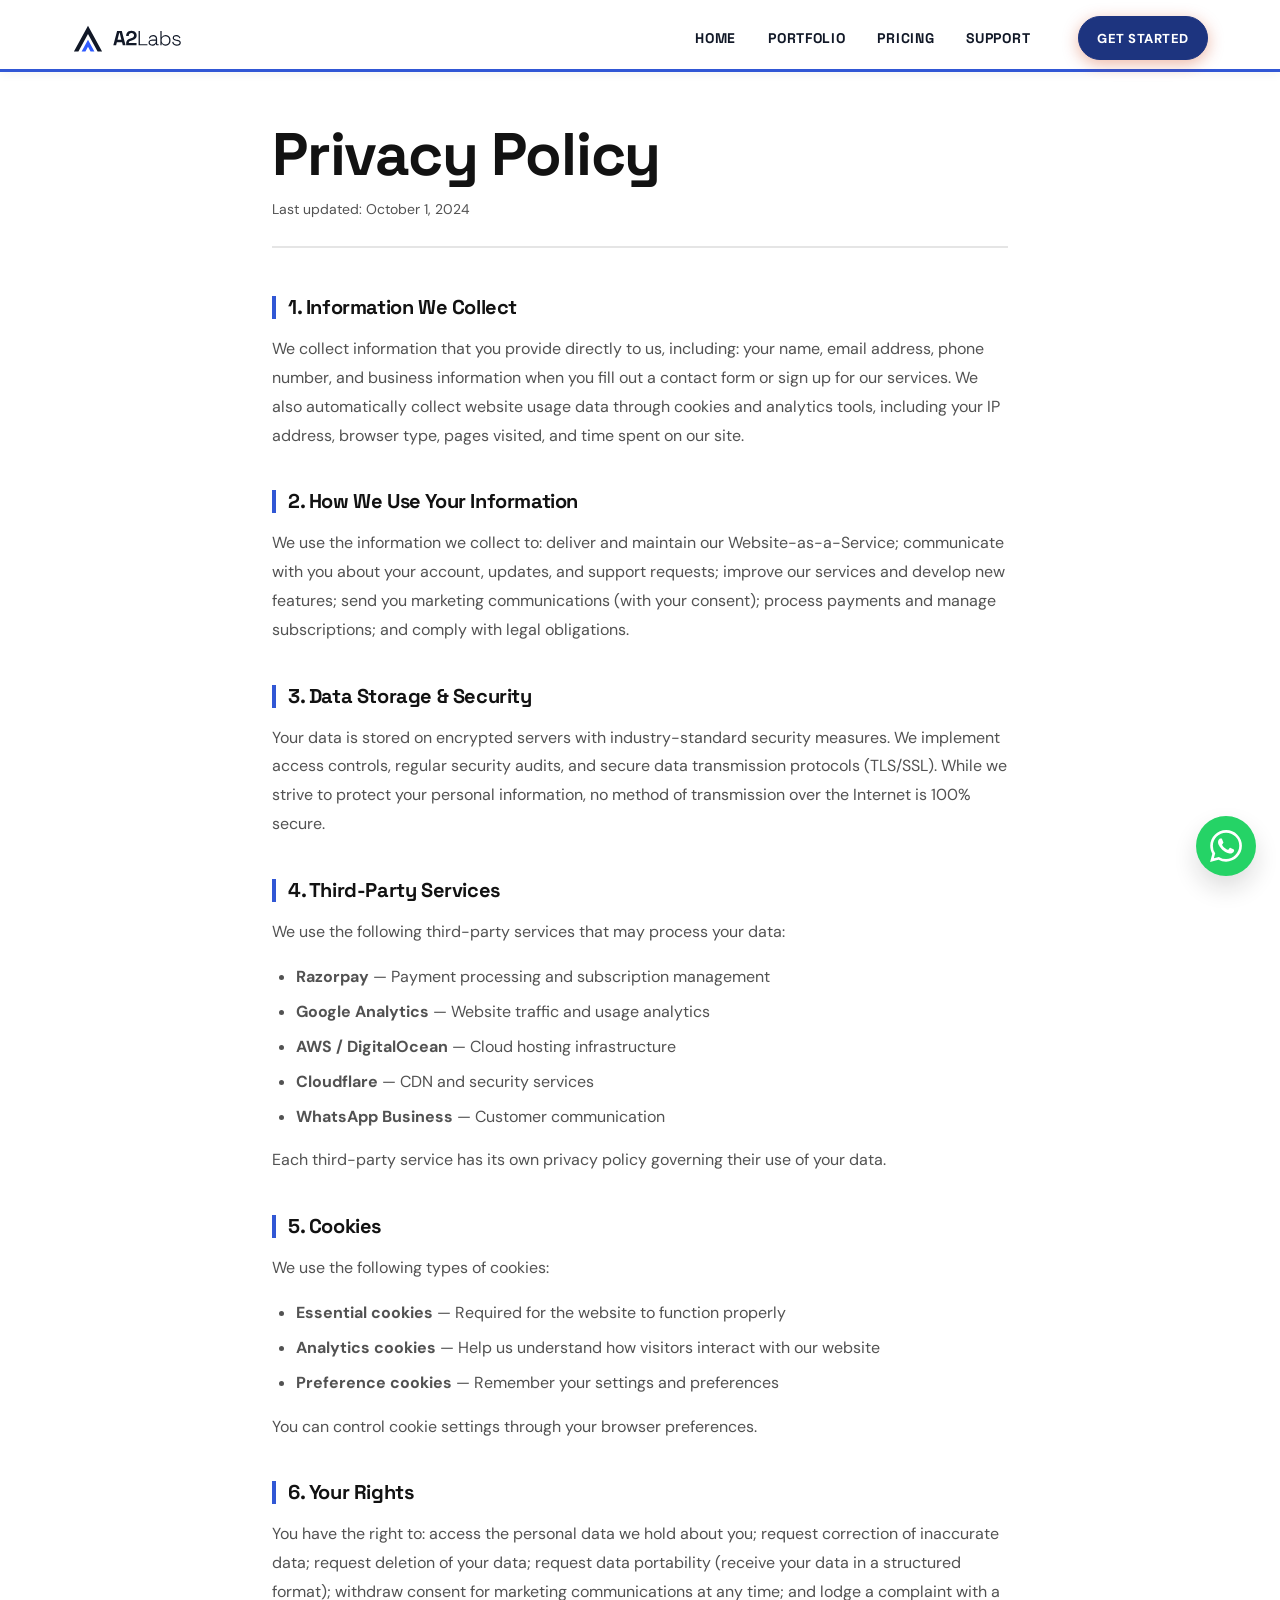
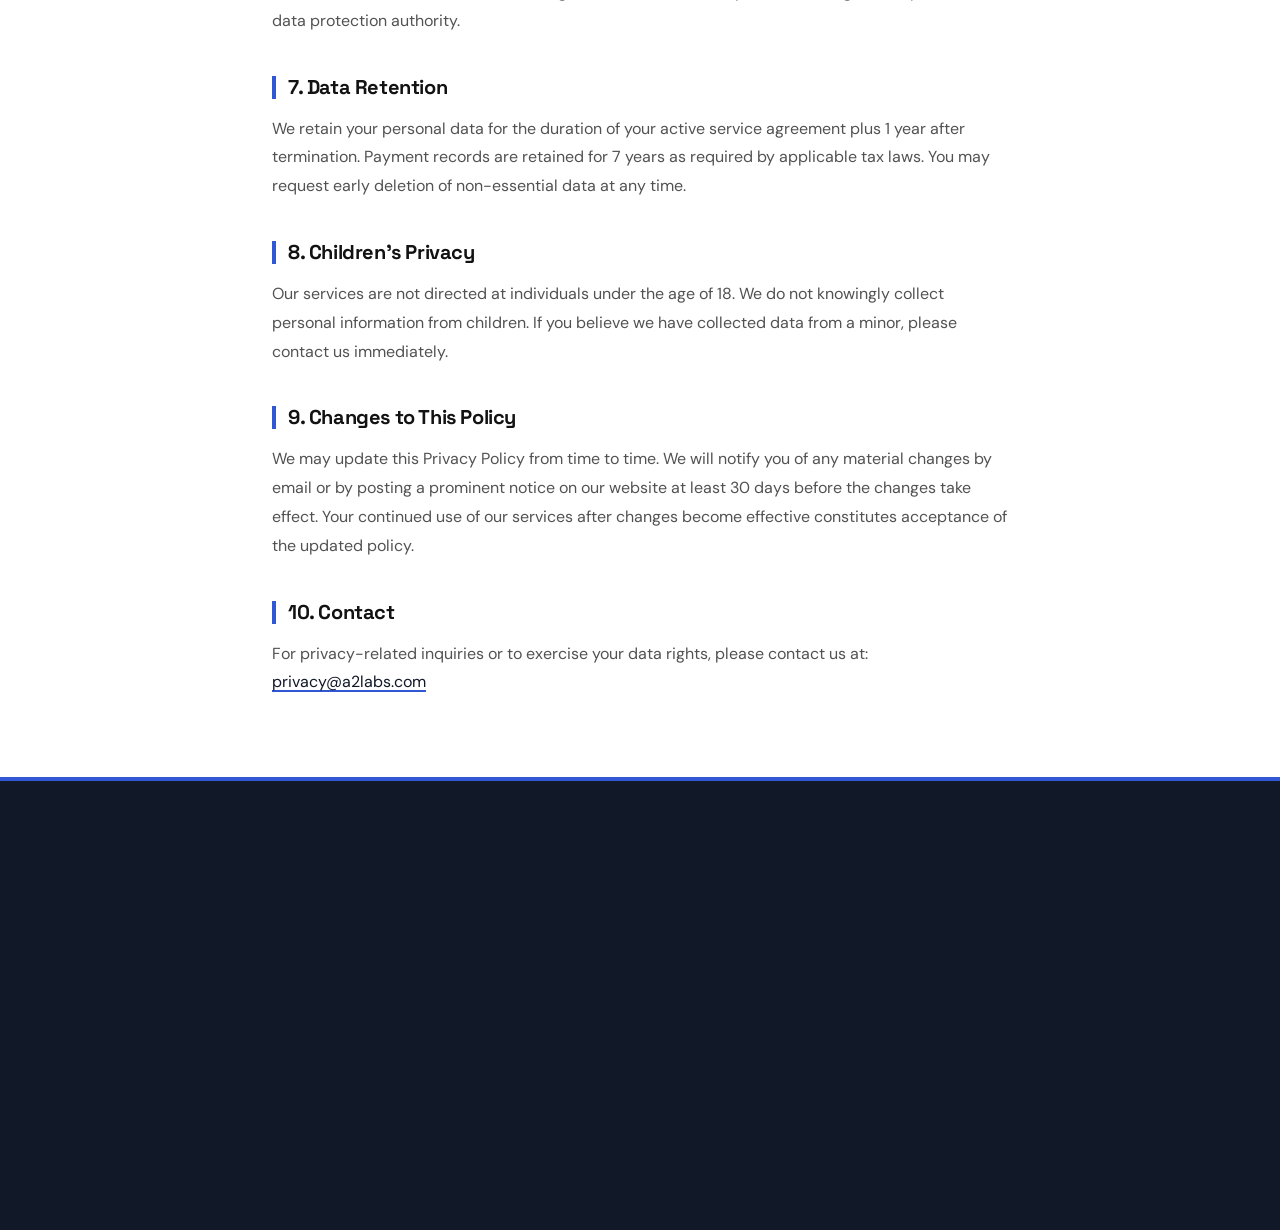
<file: privacy.html>
<!DOCTYPE html>
<html lang="en">
<head>
    <meta charset="utf-8">
    <meta name="viewport" content="width=device-width, initial-scale=1.0, viewport-fit=cover">
    <meta name="color-scheme" content="light">
    <title>Privacy Policy — A2Labs</title>
    <meta name="description" content="A2Labs Privacy Policy. How we collect, use, and protect your data.">
    <meta name="theme-color" content="#121212">
    <link rel="apple-touch-icon" href="assets/icons/apple-touch-icon.png">

    <!-- Open Graph & Social Preview -->
    <meta property="og:title" content="Privacy Policy — A2Labs">
    <meta property="og:description" content="A2Labs Privacy Policy. How we collect, use, and protect your data.">
    <meta property="og:type" content="website">
    <meta property="og:image" content="assets/images/og-preview.png">
    <meta property="og:image:width" content="1200">
    <meta property="og:image:height" content="630">
    <meta name="twitter:card" content="summary_large_image">
    <meta name="twitter:title" content="Privacy Policy — A2Labs">
    <meta name="twitter:description" content="A2Labs Privacy Policy. How we collect, use, and protect your data.">
    <meta name="twitter:image" content="assets/images/og-preview.png">

    <!-- Progressive Enhancement & Font Preconnects -->
    <script>document.documentElement.classList.add('js');</script>
    <noscript><style>.animate-on-scroll { opacity: 1 !important; transform: none !important; }</style></noscript>
    <link rel="preconnect" href="https://fonts.googleapis.com">
    <link rel="preconnect" href="https://fonts.gstatic.com" crossorigin>
    <link href="https://fonts.googleapis.com/css2?family=DM+Sans:wght@400;500;600;700&family=Space+Grotesk:wght@400;500;600;700&display=swap" rel="stylesheet">

    <link rel="stylesheet" href="css/variables.css">
    <link rel="stylesheet" href="css/base.css">
    <link rel="stylesheet" href="css/components.css">
    <link rel="stylesheet" href="css/layout.css">
    <link rel="stylesheet" href="css/pages/legal.css">

    <link rel="icon" href="assets/icons/favicon.svg" type="image/svg+xml">
</head>
<body>

    <!-- Header -->
    <header class="header" role="banner">
        <div class="container header-container">
            <a href="/" class="logo" aria-label="A2Labs Home">
                <svg class="logo-svg" viewBox="0 0 350 100" width="140" height="40" aria-hidden="true" focusable="false">
                    <path d="M50 12L94 92H80L50 37.5L20 92H6Z" fill="currentColor"/>
                    <path d="M50 55.6L70 92H58L50 77.5L42 92H30Z" fill="#2F5BFF"/>
                    <path d="M137.86 73L129.15 73L140.93 28.20L155.65 28.20L167.42 73L158.72 73L156.29 63.14L140.29 63.14L137.86 73M147.71 33.51L142.27 55.34L154.30 55.34L148.86 33.51 M201.67 73L169.16 73L169.16 67.62Q169.16 62.95 170.69 59.85Q172.23 56.74 175.14 54.73Q178.05 52.71 182.28 51.43L186.57 50.09Q188.93 49.32 190.53 48.20Q192.13 47.08 193 45.48Q193.86 43.88 193.86 41.83L193.86 41.58Q193.86 38.38 191.69 36.49Q189.51 34.60 185.73 34.60Q182.02 34.60 179.75 36.62Q177.48 38.63 177.48 42.41L177.48 43.56L169.29 43.56L169.29 42.54Q169.29 37.67 171.46 34.28Q173.64 30.89 177.38 29.10Q181.13 27.30 185.73 27.30Q190.34 27.30 194.05 29.06Q197.77 30.82 199.91 33.99Q202.05 37.16 202.05 41.45L202.05 42.09Q202.05 46.38 200.29 49.35Q198.53 52.33 195.53 54.22Q192.52 56.10 188.68 57.32L184.58 58.60Q181.83 59.43 180.29 60.42Q178.76 61.42 178.15 62.60Q177.54 63.78 177.54 65.45L177.54 65.70L201.67 65.70 M235.72 73L208.07 73L208.07 28.20L212.17 28.20L212.17 69.29L235.72 69.29 M250.85 73.90Q247.58 73.90 244.93 72.78Q242.27 71.66 240.74 69.48Q239.20 67.30 239.20 64.23Q239.20 61.10 240.74 59.05Q242.27 57 244.90 55.98Q247.52 54.95 250.72 54.95L262.11 54.95L262.11 52.46Q262.11 48.68 259.94 46.57Q257.76 44.46 253.60 44.46Q249.50 44.46 247.10 46.47Q244.70 48.49 243.87 51.88L240.16 50.79Q240.93 48.04 242.59 45.83Q244.26 43.62 247.01 42.31Q249.76 41 253.60 41Q259.49 41 262.72 44.07Q265.95 47.14 265.95 52.65L265.95 67.75Q265.95 69.67 267.74 69.67L270.75 69.67L270.75 73L266.66 73Q264.67 73 263.52 71.82Q262.37 70.63 262.37 68.58L262.37 68.14L261.73 68.14Q260.90 69.54 259.58 70.89Q258.27 72.23 256.16 73.06Q254.05 73.90 250.85 73.90M251.10 70.44Q256.03 70.44 259.07 67.46Q262.11 64.49 262.11 59.05L262.11 58.28L250.78 58.28Q247.46 58.28 245.25 59.72Q243.04 61.16 243.04 64.17Q243.04 67.18 245.31 68.81Q247.58 70.44 251.10 70.44 M292.86 73.90Q287.74 73.90 284.89 71.88Q282.05 69.86 280.70 67.30L279.93 67.30L279.93 73L276.22 73L276.22 28.20L280.06 28.20L280.06 47.34L280.83 47.34Q281.66 45.74 283.17 44.30Q284.67 42.86 287.07 41.93Q289.47 41 292.86 41Q297.09 41 300.48 42.95Q303.87 44.90 305.85 48.52Q307.84 52.14 307.84 57.06L307.84 57.83Q307.84 62.76 305.82 66.38Q303.81 69.99 300.41 71.94Q297.02 73.90 292.86 73.90M291.97 70.44Q297.28 70.44 300.57 67.05Q303.87 63.66 303.87 57.70L303.87 57.19Q303.87 51.24 300.57 47.85Q297.28 44.46 291.97 44.46Q286.72 44.46 283.39 47.85Q280.06 51.24 280.06 57.19L280.06 57.70Q280.06 63.66 283.39 67.05Q286.72 70.44 291.97 70.44 M327.64 73.90Q322.01 73.90 318.01 71.21Q314.01 68.52 313.12 62.31L316.89 61.61Q317.40 65 318.97 66.95Q320.54 68.90 322.81 69.74Q325.08 70.57 327.64 70.57Q331.48 70.57 333.82 69Q336.16 67.43 336.16 64.68Q336.16 61.86 333.95 60.78Q331.74 59.69 328.09 59.05L325.15 58.54Q322.20 58.02 319.84 56.97Q317.47 55.91 316.09 54.12Q314.72 52.33 314.72 49.64Q314.72 45.61 317.88 43.30Q321.05 41 326.30 41Q331.61 41 334.84 43.40Q338.08 45.80 338.91 50.34L335.32 51.11Q334.68 47.40 332.28 45.86Q329.88 44.33 326.30 44.33Q322.78 44.33 320.67 45.67Q318.56 47.02 318.56 49.64Q318.56 52.20 320.48 53.38Q322.40 54.57 325.72 55.14L328.67 55.66Q331.87 56.17 334.43 57.16Q336.99 58.15 338.49 59.94Q340 61.74 340 64.68Q340 69.10 336.67 71.50Q333.34 73.90 327.64 73.90" fill="currentColor"/>
                </svg>
            </a>

            <nav class="nav" role="navigation" aria-label="Main navigation">
                <a href="/" class="nav-link">Home</a>
                <a href="portfolio.html" class="nav-link">Portfolio</a>
                <a href="pricing.html" class="nav-link">Pricing</a>
                <a href="support.html" class="nav-link">Support</a>
                <a href="pricing.html" class="btn btn-primary btn-sm nav-cta">Get Started</a>
            </nav>

            <button class="mobile-menu-toggle" aria-label="Open menu" aria-expanded="false">
                <svg width="24" height="24" viewBox="0 0 24 24" fill="none" stroke="currentColor" stroke-width="2" stroke-linecap="round">
                    <line x1="3" y1="6" x2="21" y2="6"></line>
                    <line x1="3" y1="12" x2="21" y2="12"></line>
                    <line x1="3" y1="18" x2="21" y2="18"></line>
                </svg>
            </button>
        </div>

        <!-- Mobile Menu -->
        <div class="mobile-menu" role="dialog" aria-modal="true" aria-label="Mobile navigation">
            <button class="mobile-menu-close" aria-label="Close menu">&times;</button>
            <a href="/" class="nav-link">Home</a>
            <a href="portfolio.html" class="nav-link">Portfolio</a>
            <a href="pricing.html" class="nav-link">Pricing</a>
            <a href="support.html" class="nav-link">Support</a>
            <a href="pricing.html" class="btn btn-primary">Get Started</a>
        </div>
    </header>

    <main role="main">
        <section class="section legal-content">
            <div class="container">
                <h1>Privacy Policy</h1>
                <p class="last-updated">Last updated: October 1, 2024</p>

                <h2>1. Information We Collect</h2>
                <p>We collect information that you provide directly to us, including: your name, email address, phone number, and business information when you fill out a contact form or sign up for our services. We also automatically collect website usage data through cookies and analytics tools, including your IP address, browser type, pages visited, and time spent on our site.</p>

                <h2>2. How We Use Your Information</h2>
                <p>We use the information we collect to: deliver and maintain our Website-as-a-Service; communicate with you about your account, updates, and support requests; improve our services and develop new features; send you marketing communications (with your consent); process payments and manage subscriptions; and comply with legal obligations.</p>

                <h2>3. Data Storage &amp; Security</h2>
                <p>Your data is stored on encrypted servers with industry-standard security measures. We implement access controls, regular security audits, and secure data transmission protocols (TLS/SSL). While we strive to protect your personal information, no method of transmission over the Internet is 100% secure.</p>

                <h2>4. Third-Party Services</h2>
                <p>We use the following third-party services that may process your data:</p>
                <ul>
                    <li><strong>Razorpay</strong> — Payment processing and subscription management</li>
                    <li><strong>Google Analytics</strong> — Website traffic and usage analytics</li>
                    <li><strong>AWS / DigitalOcean</strong> — Cloud hosting infrastructure</li>
                    <li><strong>Cloudflare</strong> — CDN and security services</li>
                    <li><strong>WhatsApp Business</strong> — Customer communication</li>
                </ul>
                <p>Each third-party service has its own privacy policy governing their use of your data.</p>

                <h2>5. Cookies</h2>
                <p>We use the following types of cookies:</p>
                <ul>
                    <li><strong>Essential cookies</strong> — Required for the website to function properly</li>
                    <li><strong>Analytics cookies</strong> — Help us understand how visitors interact with our website</li>
                    <li><strong>Preference cookies</strong> — Remember your settings and preferences</li>
                </ul>
                <p>You can control cookie settings through your browser preferences.</p>

                <h2>6. Your Rights</h2>
                <p>You have the right to: access the personal data we hold about you; request correction of inaccurate data; request deletion of your data; request data portability (receive your data in a structured format); withdraw consent for marketing communications at any time; and lodge a complaint with a data protection authority.</p>

                <h2>7. Data Retention</h2>
                <p>We retain your personal data for the duration of your active service agreement plus 1 year after termination. Payment records are retained for 7 years as required by applicable tax laws. You may request early deletion of non-essential data at any time.</p>

                <h2>8. Children's Privacy</h2>
                <p>Our services are not directed at individuals under the age of 18. We do not knowingly collect personal information from children. If you believe we have collected data from a minor, please contact us immediately.</p>

                <h2>9. Changes to This Policy</h2>
                <p>We may update this Privacy Policy from time to time. We will notify you of any material changes by email or by posting a prominent notice on our website at least 30 days before the changes take effect. Your continued use of our services after changes become effective constitutes acceptance of the updated policy.</p>

                <h2>10. Contact</h2>
                <p>For privacy-related inquiries or to exercise your data rights, please contact us at: <a href="mailto:privacy@a2labs.com">privacy@a2labs.com</a></p>
            </div>
        </section>
    </main>

    <!-- Footer -->
    <footer class="footer" role="contentinfo">
        <div class="container">
            <div class="footer-container">
                <div class="footer-brand">
                    <a href="/" class="logo" aria-label="A2Labs Home">
                        <svg class="logo-svg" viewBox="0 0 350 100" width="140" height="40" aria-hidden="true" focusable="false">
                    <path d="M50 12L94 92H80L50 37.5L20 92H6Z" fill="currentColor"/>
                    <path d="M50 55.6L70 92H58L50 77.5L42 92H30Z" fill="#2F5BFF"/>
                    <path d="M137.86 73L129.15 73L140.93 28.20L155.65 28.20L167.42 73L158.72 73L156.29 63.14L140.29 63.14L137.86 73M147.71 33.51L142.27 55.34L154.30 55.34L148.86 33.51 M201.67 73L169.16 73L169.16 67.62Q169.16 62.95 170.69 59.85Q172.23 56.74 175.14 54.73Q178.05 52.71 182.28 51.43L186.57 50.09Q188.93 49.32 190.53 48.20Q192.13 47.08 193 45.48Q193.86 43.88 193.86 41.83L193.86 41.58Q193.86 38.38 191.69 36.49Q189.51 34.60 185.73 34.60Q182.02 34.60 179.75 36.62Q177.48 38.63 177.48 42.41L177.48 43.56L169.29 43.56L169.29 42.54Q169.29 37.67 171.46 34.28Q173.64 30.89 177.38 29.10Q181.13 27.30 185.73 27.30Q190.34 27.30 194.05 29.06Q197.77 30.82 199.91 33.99Q202.05 37.16 202.05 41.45L202.05 42.09Q202.05 46.38 200.29 49.35Q198.53 52.33 195.53 54.22Q192.52 56.10 188.68 57.32L184.58 58.60Q181.83 59.43 180.29 60.42Q178.76 61.42 178.15 62.60Q177.54 63.78 177.54 65.45L177.54 65.70L201.67 65.70 M235.72 73L208.07 73L208.07 28.20L212.17 28.20L212.17 69.29L235.72 69.29 M250.85 73.90Q247.58 73.90 244.93 72.78Q242.27 71.66 240.74 69.48Q239.20 67.30 239.20 64.23Q239.20 61.10 240.74 59.05Q242.27 57 244.90 55.98Q247.52 54.95 250.72 54.95L262.11 54.95L262.11 52.46Q262.11 48.68 259.94 46.57Q257.76 44.46 253.60 44.46Q249.50 44.46 247.10 46.47Q244.70 48.49 243.87 51.88L240.16 50.79Q240.93 48.04 242.59 45.83Q244.26 43.62 247.01 42.31Q249.76 41 253.60 41Q259.49 41 262.72 44.07Q265.95 47.14 265.95 52.65L265.95 67.75Q265.95 69.67 267.74 69.67L270.75 69.67L270.75 73L266.66 73Q264.67 73 263.52 71.82Q262.37 70.63 262.37 68.58L262.37 68.14L261.73 68.14Q260.90 69.54 259.58 70.89Q258.27 72.23 256.16 73.06Q254.05 73.90 250.85 73.90M251.10 70.44Q256.03 70.44 259.07 67.46Q262.11 64.49 262.11 59.05L262.11 58.28L250.78 58.28Q247.46 58.28 245.25 59.72Q243.04 61.16 243.04 64.17Q243.04 67.18 245.31 68.81Q247.58 70.44 251.10 70.44 M292.86 73.90Q287.74 73.90 284.89 71.88Q282.05 69.86 280.70 67.30L279.93 67.30L279.93 73L276.22 73L276.22 28.20L280.06 28.20L280.06 47.34L280.83 47.34Q281.66 45.74 283.17 44.30Q284.67 42.86 287.07 41.93Q289.47 41 292.86 41Q297.09 41 300.48 42.95Q303.87 44.90 305.85 48.52Q307.84 52.14 307.84 57.06L307.84 57.83Q307.84 62.76 305.82 66.38Q303.81 69.99 300.41 71.94Q297.02 73.90 292.86 73.90M291.97 70.44Q297.28 70.44 300.57 67.05Q303.87 63.66 303.87 57.70L303.87 57.19Q303.87 51.24 300.57 47.85Q297.28 44.46 291.97 44.46Q286.72 44.46 283.39 47.85Q280.06 51.24 280.06 57.19L280.06 57.70Q280.06 63.66 283.39 67.05Q286.72 70.44 291.97 70.44 M327.64 73.90Q322.01 73.90 318.01 71.21Q314.01 68.52 313.12 62.31L316.89 61.61Q317.40 65 318.97 66.95Q320.54 68.90 322.81 69.74Q325.08 70.57 327.64 70.57Q331.48 70.57 333.82 69Q336.16 67.43 336.16 64.68Q336.16 61.86 333.95 60.78Q331.74 59.69 328.09 59.05L325.15 58.54Q322.20 58.02 319.84 56.97Q317.47 55.91 316.09 54.12Q314.72 52.33 314.72 49.64Q314.72 45.61 317.88 43.30Q321.05 41 326.30 41Q331.61 41 334.84 43.40Q338.08 45.80 338.91 50.34L335.32 51.11Q334.68 47.40 332.28 45.86Q329.88 44.33 326.30 44.33Q322.78 44.33 320.67 45.67Q318.56 47.02 318.56 49.64Q318.56 52.20 320.48 53.38Q322.40 54.57 325.72 55.14L328.67 55.66Q331.87 56.17 334.43 57.16Q336.99 58.15 338.49 59.94Q340 61.74 340 64.68Q340 69.10 336.67 71.50Q333.34 73.90 327.64 73.90" fill="currentColor"/>
                </svg>
                    </a>
                    <p>High-performance websites that drive revenue for your business.</p>
                </div>
                <div class="footer-links">
                    <h4>Quick Links</h4>
                    <a href="/">Home</a>
                    <a href="portfolio.html">Portfolio</a>
                    <a href="pricing.html">Pricing</a>
                    <a href="support.html">Support</a>
                </div>
                <div class="footer-links">
                    <h4>Legal</h4>
                    <a href="terms.html">Terms of Service</a>
                    <a href="privacy.html">Privacy Policy</a>
                </div>
            </div>
            <div class="footer-bottom">
                <p>&copy; 2024 A2Labs. All rights reserved.</p>
                <p>Built with &hearts; for performance</p>
            </div>
        </div>
    </footer>

    <!-- WhatsApp Widget -->
    <div class="whatsapp-widget" aria-label="Chat with us on WhatsApp">
        <span class="whatsapp-tooltip">Chat with us</span>
        <a href="https://wa.me/918103855878?text=Hi%2C%20I%27m%20interested%20in%20a%20new%20website." target="_blank" rel="noopener noreferrer" class="whatsapp-btn" aria-label="Open WhatsApp chat">
            <svg viewBox="0 0 24 24" fill="currentColor"><path d="M17.472 14.382c-.297-.149-1.758-.867-2.03-.967-.273-.099-.471-.148-.67.15-.197.297-.767.966-.94 1.164-.173.199-.347.223-.644.075-.297-.15-1.255-.463-2.39-1.475-.883-.788-1.48-1.761-1.653-2.059-.173-.297-.018-.458.13-.606.134-.133.298-.347.446-.52.149-.174.198-.298.298-.497.099-.198.05-.371-.025-.52-.075-.149-.669-1.612-.916-2.207-.242-.579-.487-.5-.669-.51-.173-.008-.371-.01-.57-.01-.198 0-.52.074-.792.372-.272.297-1.04 1.016-1.04 2.479 0 1.462 1.065 2.875 1.213 3.074.149.198 2.096 3.2 5.077 4.487.709.306 1.262.489 1.694.625.712.227 1.36.195 1.871.118.571-.085 1.758-.719 2.006-1.413.248-.694.248-1.289.173-1.413-.074-.124-.272-.198-.57-.347m-5.421 7.403h-.004a9.87 9.87 0 01-5.031-1.378l-.361-.214-3.741.982.998-3.648-.235-.374a9.86 9.86 0 01-1.51-5.26c.001-5.45 4.436-9.884 9.888-9.884 2.64 0 5.122 1.03 6.988 2.898a9.825 9.825 0 012.893 6.994c-.003 5.45-4.437 9.884-9.885 9.884m8.413-18.297A11.815 11.815 0 0012.05 0C5.495 0 .16 5.335.157 11.892c0 2.096.547 4.142 1.588 5.945L.057 24l6.305-1.654a11.882 11.882 0 005.683 1.448h.005c6.554 0 11.89-5.335 11.893-11.893a11.821 11.821 0 00-3.48-8.413z"/></svg>
        </a>
    </div>

    <script src="js/main.js" defer></script>
    <script src="js/whatsapp-widget.js" defer></script>
</body>
</html>
</file>
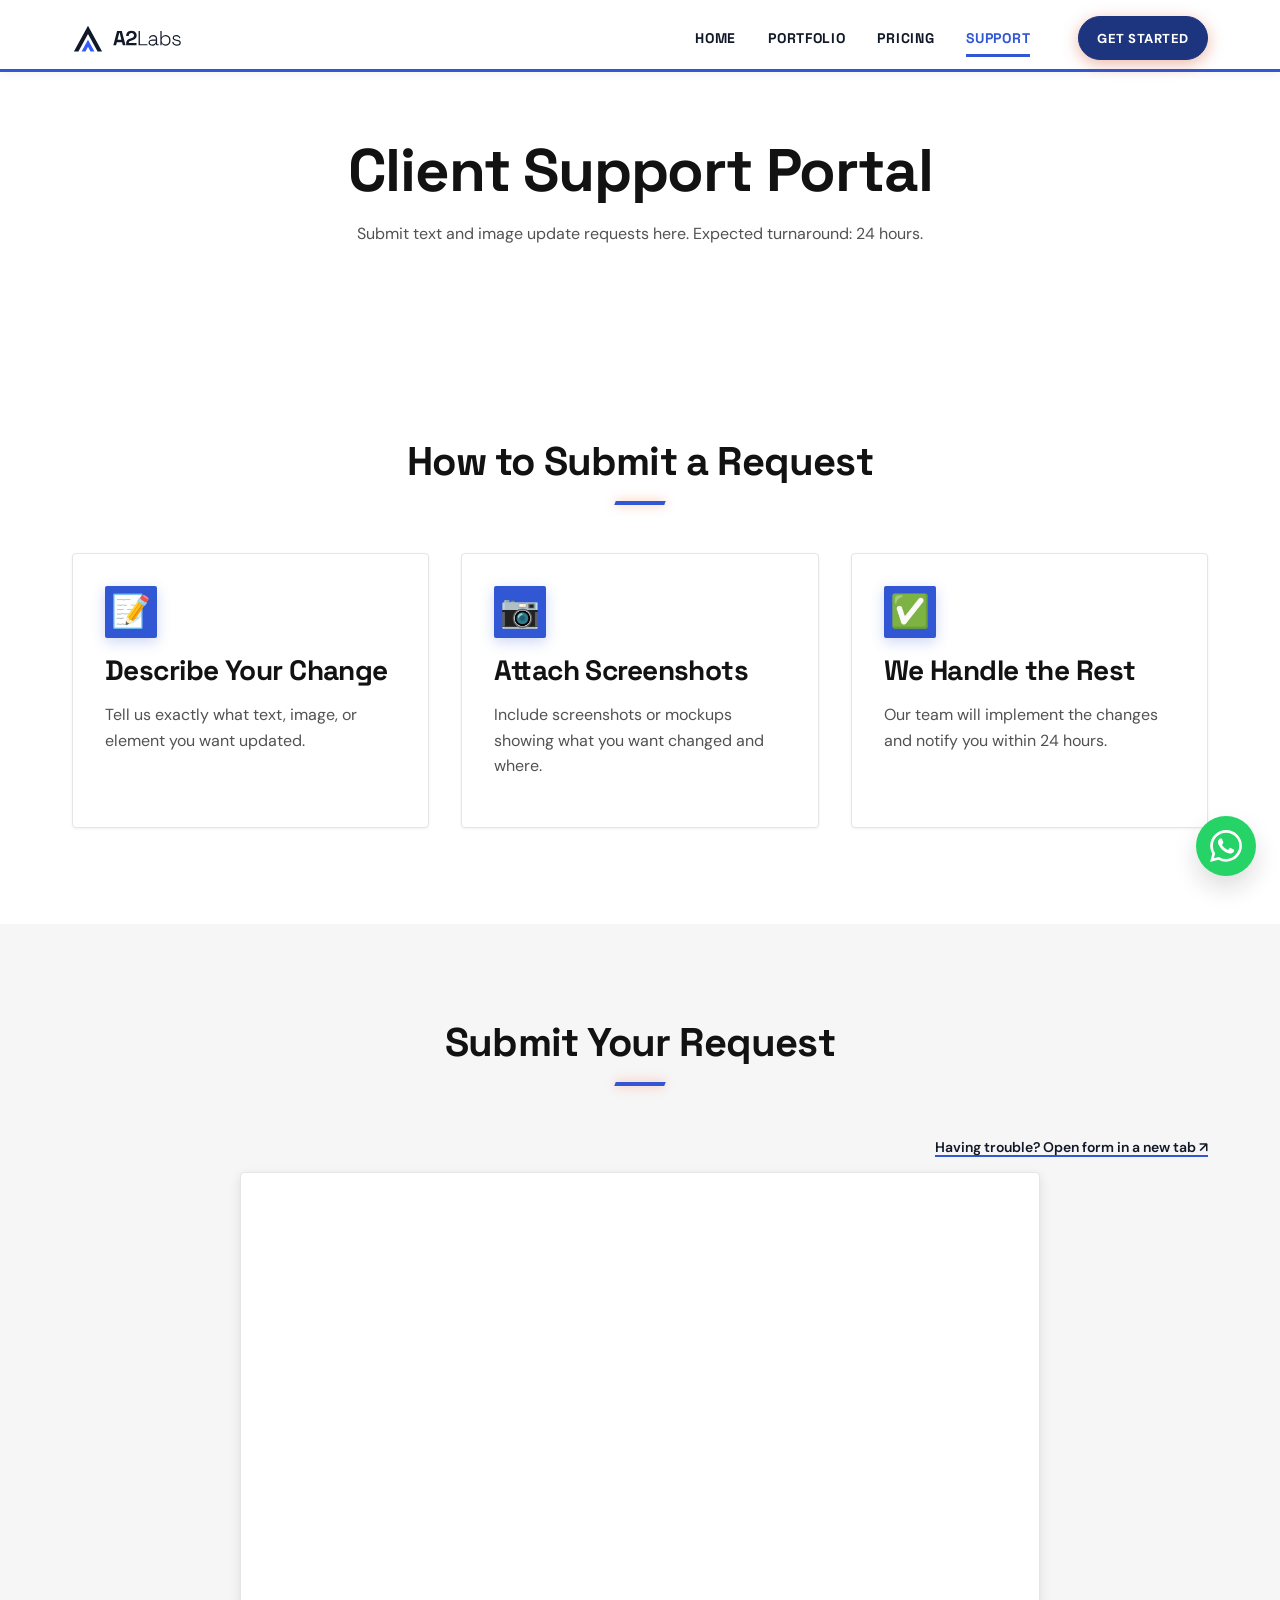
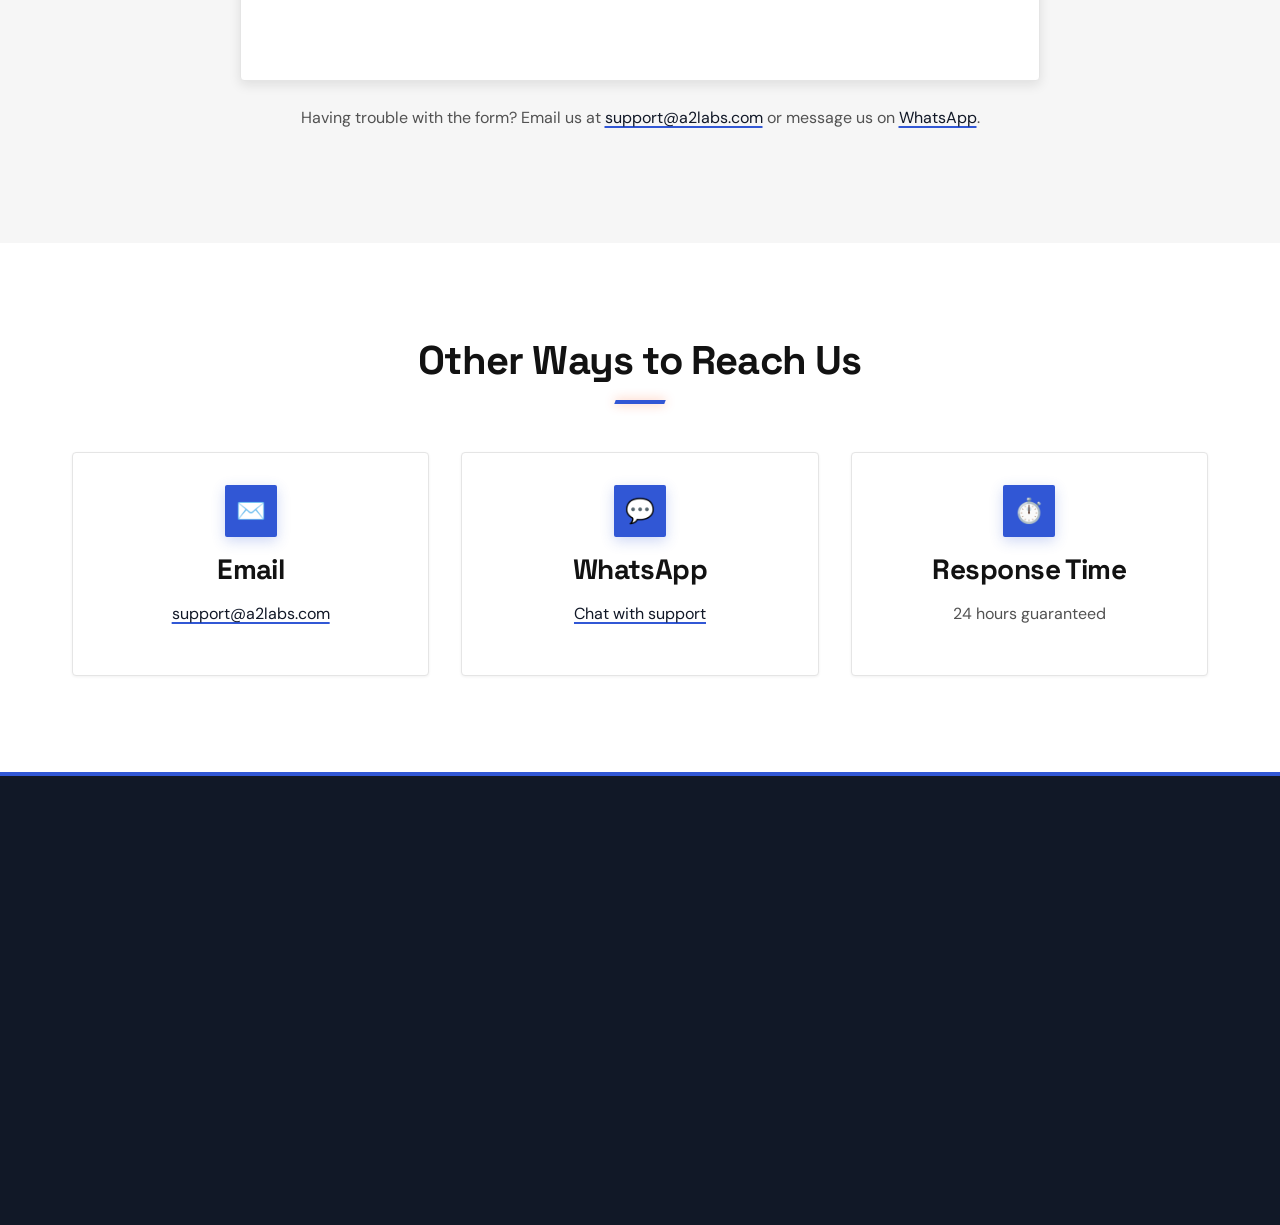
<file: support.html>
<!DOCTYPE html>
<html lang="en">
<head>
    <meta charset="utf-8">
    <meta name="viewport" content="width=device-width, initial-scale=1.0, viewport-fit=cover">
    <meta name="color-scheme" content="light">
    <title>Client Support — A2Labs</title>
    <meta name="description" content="Submit your website update requests. Expected turnaround: 24 hours. Text changes, image updates, and more.">
    <meta name="theme-color" content="#121212">
    <link rel="apple-touch-icon" href="assets/icons/apple-touch-icon.png">

    <!-- Open Graph & Social Preview -->
    <meta property="og:title" content="Client Support — A2Labs">
    <meta property="og:description" content="Submit your website update requests. Expected turnaround: 24 hours. Text changes, image updates, and more.">
    <meta property="og:type" content="website">
    <meta property="og:image" content="assets/images/og-preview.png">
    <meta property="og:image:width" content="1200">
    <meta property="og:image:height" content="630">
    <meta name="twitter:card" content="summary_large_image">
    <meta name="twitter:title" content="Client Support — A2Labs">
    <meta name="twitter:description" content="Submit your website update requests. Expected turnaround: 24 hours. Text changes, image updates, and more.">
    <meta name="twitter:image" content="assets/images/og-preview.png">

    <!-- Progressive Enhancement & Font Preconnects -->
    <script>document.documentElement.classList.add('js');</script>
    <noscript><style>.animate-on-scroll { opacity: 1 !important; transform: none !important; }</style></noscript>
    <link rel="preconnect" href="https://fonts.googleapis.com">
    <link rel="preconnect" href="https://fonts.gstatic.com" crossorigin>
    <link href="https://fonts.googleapis.com/css2?family=DM+Sans:wght@400;500;600;700&family=Space+Grotesk:wght@400;500;600;700&display=swap" rel="stylesheet">

    <link rel="stylesheet" href="css/variables.css">
    <link rel="stylesheet" href="css/base.css">
    <link rel="stylesheet" href="css/components.css">
    <link rel="stylesheet" href="css/layout.css">
    <link rel="stylesheet" href="css/pages/support.css">

    <link rel="icon" href="assets/icons/favicon.svg" type="image/svg+xml">
</head>
<body>

    <!-- Header -->
    <header class="header" role="banner">
        <div class="container header-container">
            <a href="/" class="logo" aria-label="A2Labs Home">
                <svg class="logo-svg" viewBox="0 0 350 100" width="140" height="40" aria-hidden="true" focusable="false">
                    <path d="M50 12L94 92H80L50 37.5L20 92H6Z" fill="currentColor"/>
                    <path d="M50 55.6L70 92H58L50 77.5L42 92H30Z" fill="#2F5BFF"/>
                    <path d="M137.86 73L129.15 73L140.93 28.20L155.65 28.20L167.42 73L158.72 73L156.29 63.14L140.29 63.14L137.86 73M147.71 33.51L142.27 55.34L154.30 55.34L148.86 33.51 M201.67 73L169.16 73L169.16 67.62Q169.16 62.95 170.69 59.85Q172.23 56.74 175.14 54.73Q178.05 52.71 182.28 51.43L186.57 50.09Q188.93 49.32 190.53 48.20Q192.13 47.08 193 45.48Q193.86 43.88 193.86 41.83L193.86 41.58Q193.86 38.38 191.69 36.49Q189.51 34.60 185.73 34.60Q182.02 34.60 179.75 36.62Q177.48 38.63 177.48 42.41L177.48 43.56L169.29 43.56L169.29 42.54Q169.29 37.67 171.46 34.28Q173.64 30.89 177.38 29.10Q181.13 27.30 185.73 27.30Q190.34 27.30 194.05 29.06Q197.77 30.82 199.91 33.99Q202.05 37.16 202.05 41.45L202.05 42.09Q202.05 46.38 200.29 49.35Q198.53 52.33 195.53 54.22Q192.52 56.10 188.68 57.32L184.58 58.60Q181.83 59.43 180.29 60.42Q178.76 61.42 178.15 62.60Q177.54 63.78 177.54 65.45L177.54 65.70L201.67 65.70 M235.72 73L208.07 73L208.07 28.20L212.17 28.20L212.17 69.29L235.72 69.29 M250.85 73.90Q247.58 73.90 244.93 72.78Q242.27 71.66 240.74 69.48Q239.20 67.30 239.20 64.23Q239.20 61.10 240.74 59.05Q242.27 57 244.90 55.98Q247.52 54.95 250.72 54.95L262.11 54.95L262.11 52.46Q262.11 48.68 259.94 46.57Q257.76 44.46 253.60 44.46Q249.50 44.46 247.10 46.47Q244.70 48.49 243.87 51.88L240.16 50.79Q240.93 48.04 242.59 45.83Q244.26 43.62 247.01 42.31Q249.76 41 253.60 41Q259.49 41 262.72 44.07Q265.95 47.14 265.95 52.65L265.95 67.75Q265.95 69.67 267.74 69.67L270.75 69.67L270.75 73L266.66 73Q264.67 73 263.52 71.82Q262.37 70.63 262.37 68.58L262.37 68.14L261.73 68.14Q260.90 69.54 259.58 70.89Q258.27 72.23 256.16 73.06Q254.05 73.90 250.85 73.90M251.10 70.44Q256.03 70.44 259.07 67.46Q262.11 64.49 262.11 59.05L262.11 58.28L250.78 58.28Q247.46 58.28 245.25 59.72Q243.04 61.16 243.04 64.17Q243.04 67.18 245.31 68.81Q247.58 70.44 251.10 70.44 M292.86 73.90Q287.74 73.90 284.89 71.88Q282.05 69.86 280.70 67.30L279.93 67.30L279.93 73L276.22 73L276.22 28.20L280.06 28.20L280.06 47.34L280.83 47.34Q281.66 45.74 283.17 44.30Q284.67 42.86 287.07 41.93Q289.47 41 292.86 41Q297.09 41 300.48 42.95Q303.87 44.90 305.85 48.52Q307.84 52.14 307.84 57.06L307.84 57.83Q307.84 62.76 305.82 66.38Q303.81 69.99 300.41 71.94Q297.02 73.90 292.86 73.90M291.97 70.44Q297.28 70.44 300.57 67.05Q303.87 63.66 303.87 57.70L303.87 57.19Q303.87 51.24 300.57 47.85Q297.28 44.46 291.97 44.46Q286.72 44.46 283.39 47.85Q280.06 51.24 280.06 57.19L280.06 57.70Q280.06 63.66 283.39 67.05Q286.72 70.44 291.97 70.44 M327.64 73.90Q322.01 73.90 318.01 71.21Q314.01 68.52 313.12 62.31L316.89 61.61Q317.40 65 318.97 66.95Q320.54 68.90 322.81 69.74Q325.08 70.57 327.64 70.57Q331.48 70.57 333.82 69Q336.16 67.43 336.16 64.68Q336.16 61.86 333.95 60.78Q331.74 59.69 328.09 59.05L325.15 58.54Q322.20 58.02 319.84 56.97Q317.47 55.91 316.09 54.12Q314.72 52.33 314.72 49.64Q314.72 45.61 317.88 43.30Q321.05 41 326.30 41Q331.61 41 334.84 43.40Q338.08 45.80 338.91 50.34L335.32 51.11Q334.68 47.40 332.28 45.86Q329.88 44.33 326.30 44.33Q322.78 44.33 320.67 45.67Q318.56 47.02 318.56 49.64Q318.56 52.20 320.48 53.38Q322.40 54.57 325.72 55.14L328.67 55.66Q331.87 56.17 334.43 57.16Q336.99 58.15 338.49 59.94Q340 61.74 340 64.68Q340 69.10 336.67 71.50Q333.34 73.90 327.64 73.90" fill="currentColor"/>
                </svg>
            </a>

            <nav class="nav" role="navigation" aria-label="Main navigation">
                <a href="/" class="nav-link">Home</a>
                <a href="portfolio.html" class="nav-link">Portfolio</a>
                <a href="pricing.html" class="nav-link">Pricing</a>
                <a href="support.html" class="nav-link active" aria-current="page">Support</a>
                <a href="pricing.html" class="btn btn-primary btn-sm nav-cta">Get Started</a>
            </nav>

            <button class="mobile-menu-toggle" aria-label="Open menu" aria-expanded="false">
                <svg width="24" height="24" viewBox="0 0 24 24" fill="none" stroke="currentColor" stroke-width="2" stroke-linecap="round">
                    <line x1="3" y1="6" x2="21" y2="6"></line>
                    <line x1="3" y1="12" x2="21" y2="12"></line>
                    <line x1="3" y1="18" x2="21" y2="18"></line>
                </svg>
            </button>
        </div>

        <!-- Mobile Menu -->
        <div class="mobile-menu" role="dialog" aria-modal="true" aria-label="Mobile navigation">
            <button class="mobile-menu-close" aria-label="Close menu">&times;</button>
            <a href="/" class="nav-link">Home</a>
            <a href="portfolio.html" class="nav-link">Portfolio</a>
            <a href="pricing.html" class="nav-link">Pricing</a>
            <a href="support.html" class="nav-link active">Support</a>
            <a href="pricing.html" class="btn btn-primary">Get Started</a>
        </div>
    </header>

    <main role="main">
        <!-- Hero Section -->
        <section class="section support-hero">
            <div class="container text-center">
                <h1>Client Support Portal</h1>
                <p class="section-subtitle">Submit text and image update requests here. Expected turnaround: 24 hours.</p>
            </div>
        </section>

        <!-- How to Submit Section -->
        <section class="section">
            <div class="container">
                <div class="section-header">
                    <h2 class="section-title">How to Submit a Request</h2>
                </div>
                <div class="features-grid support-steps">
                    <div class="card feature-card">
                        <div class="feature-icon support-step-icon" aria-hidden="true">📝</div>
                        <h3>Describe Your Change</h3>
                        <p>Tell us exactly what text, image, or element you want updated.</p>
                    </div>
                    <div class="card feature-card">
                        <div class="feature-icon support-step-icon" aria-hidden="true">📷</div>
                        <h3>Attach Screenshots</h3>
                        <p>Include screenshots or mockups showing what you want changed and where.</p>
                    </div>
                    <div class="card feature-card">
                        <div class="feature-icon support-step-icon" aria-hidden="true">✅</div>
                        <h3>We Handle the Rest</h3>
                        <p>Our team will implement the changes and notify you within 24 hours.</p>
                    </div>
                </div>
            </div>
        </section>

        <!-- Form Embed Section -->
        <section class="section section-alt">
            <div class="container">
                <div class="section-header">
                    <h2 class="section-title">Submit Your Request</h2>
                </div>
                <div style="text-align: right; margin-bottom: var(--space-3);">
                    <a href="https://tally.so/embed/placeholder" target="_blank" rel="noopener noreferrer" style="font-size: 0.875rem; font-weight: 600; display: inline-flex; align-items: center; gap: 4px;">
                        Having trouble? Open form in a new tab ↗
                    </a>
                </div>
                <div class="iframe-container">
                    <iframe 
                        src="https://tally.so/embed/placeholder" 
                        width="100%" 
                        style="min-height: 500px; border: none;" 
                        title="Support Request Form"
                        loading="lazy"
                    ></iframe>
                </div>
                <p class="text-center" style="margin-top: 1.5rem; color: var(--color-text-secondary);">
                    Having trouble with the form? Email us at <a href="mailto:support@a2labs.com">support@a2labs.com</a> or message us on <a href="https://wa.me/918103855878" target="_blank" rel="noopener noreferrer">WhatsApp</a>.
                </p>
            </div>
        </section>

        <!-- Contact Alternatives Section -->
        <section class="section">
            <div class="container">
                <div class="section-header">
                    <h2 class="section-title">Other Ways to Reach Us</h2>
                </div>
                <div class="features-grid contact-options">
                    <div class="card contact-card">
                        <div class="feature-icon" aria-hidden="true">✉️</div>
                        <h3>Email</h3>
                        <p><a href="mailto:support@a2labs.com">support@a2labs.com</a></p>
                    </div>
                    <div class="card contact-card">
                        <div class="feature-icon" aria-hidden="true">💬</div>
                        <h3>WhatsApp</h3>
                        <p><a href="https://wa.me/918103855878" target="_blank" rel="noopener noreferrer">Chat with support</a></p>
                    </div>
                    <div class="card contact-card">
                        <div class="feature-icon" aria-hidden="true">⏱️</div>
                        <h3>Response Time</h3>
                        <p>24 hours guaranteed</p>
                    </div>
                </div>
            </div>
        </section>
    </main>

    <!-- Footer -->
    <footer class="footer" role="contentinfo">
        <div class="container">
            <div class="footer-container">
                <div class="footer-brand">
                    <a href="/" class="logo" aria-label="A2Labs Home">
                        <svg class="logo-svg" viewBox="0 0 350 100" width="140" height="40" aria-hidden="true" focusable="false">
                    <path d="M50 12L94 92H80L50 37.5L20 92H6Z" fill="currentColor"/>
                    <path d="M50 55.6L70 92H58L50 77.5L42 92H30Z" fill="#2F5BFF"/>
                    <path d="M137.86 73L129.15 73L140.93 28.20L155.65 28.20L167.42 73L158.72 73L156.29 63.14L140.29 63.14L137.86 73M147.71 33.51L142.27 55.34L154.30 55.34L148.86 33.51 M201.67 73L169.16 73L169.16 67.62Q169.16 62.95 170.69 59.85Q172.23 56.74 175.14 54.73Q178.05 52.71 182.28 51.43L186.57 50.09Q188.93 49.32 190.53 48.20Q192.13 47.08 193 45.48Q193.86 43.88 193.86 41.83L193.86 41.58Q193.86 38.38 191.69 36.49Q189.51 34.60 185.73 34.60Q182.02 34.60 179.75 36.62Q177.48 38.63 177.48 42.41L177.48 43.56L169.29 43.56L169.29 42.54Q169.29 37.67 171.46 34.28Q173.64 30.89 177.38 29.10Q181.13 27.30 185.73 27.30Q190.34 27.30 194.05 29.06Q197.77 30.82 199.91 33.99Q202.05 37.16 202.05 41.45L202.05 42.09Q202.05 46.38 200.29 49.35Q198.53 52.33 195.53 54.22Q192.52 56.10 188.68 57.32L184.58 58.60Q181.83 59.43 180.29 60.42Q178.76 61.42 178.15 62.60Q177.54 63.78 177.54 65.45L177.54 65.70L201.67 65.70 M235.72 73L208.07 73L208.07 28.20L212.17 28.20L212.17 69.29L235.72 69.29 M250.85 73.90Q247.58 73.90 244.93 72.78Q242.27 71.66 240.74 69.48Q239.20 67.30 239.20 64.23Q239.20 61.10 240.74 59.05Q242.27 57 244.90 55.98Q247.52 54.95 250.72 54.95L262.11 54.95L262.11 52.46Q262.11 48.68 259.94 46.57Q257.76 44.46 253.60 44.46Q249.50 44.46 247.10 46.47Q244.70 48.49 243.87 51.88L240.16 50.79Q240.93 48.04 242.59 45.83Q244.26 43.62 247.01 42.31Q249.76 41 253.60 41Q259.49 41 262.72 44.07Q265.95 47.14 265.95 52.65L265.95 67.75Q265.95 69.67 267.74 69.67L270.75 69.67L270.75 73L266.66 73Q264.67 73 263.52 71.82Q262.37 70.63 262.37 68.58L262.37 68.14L261.73 68.14Q260.90 69.54 259.58 70.89Q258.27 72.23 256.16 73.06Q254.05 73.90 250.85 73.90M251.10 70.44Q256.03 70.44 259.07 67.46Q262.11 64.49 262.11 59.05L262.11 58.28L250.78 58.28Q247.46 58.28 245.25 59.72Q243.04 61.16 243.04 64.17Q243.04 67.18 245.31 68.81Q247.58 70.44 251.10 70.44 M292.86 73.90Q287.74 73.90 284.89 71.88Q282.05 69.86 280.70 67.30L279.93 67.30L279.93 73L276.22 73L276.22 28.20L280.06 28.20L280.06 47.34L280.83 47.34Q281.66 45.74 283.17 44.30Q284.67 42.86 287.07 41.93Q289.47 41 292.86 41Q297.09 41 300.48 42.95Q303.87 44.90 305.85 48.52Q307.84 52.14 307.84 57.06L307.84 57.83Q307.84 62.76 305.82 66.38Q303.81 69.99 300.41 71.94Q297.02 73.90 292.86 73.90M291.97 70.44Q297.28 70.44 300.57 67.05Q303.87 63.66 303.87 57.70L303.87 57.19Q303.87 51.24 300.57 47.85Q297.28 44.46 291.97 44.46Q286.72 44.46 283.39 47.85Q280.06 51.24 280.06 57.19L280.06 57.70Q280.06 63.66 283.39 67.05Q286.72 70.44 291.97 70.44 M327.64 73.90Q322.01 73.90 318.01 71.21Q314.01 68.52 313.12 62.31L316.89 61.61Q317.40 65 318.97 66.95Q320.54 68.90 322.81 69.74Q325.08 70.57 327.64 70.57Q331.48 70.57 333.82 69Q336.16 67.43 336.16 64.68Q336.16 61.86 333.95 60.78Q331.74 59.69 328.09 59.05L325.15 58.54Q322.20 58.02 319.84 56.97Q317.47 55.91 316.09 54.12Q314.72 52.33 314.72 49.64Q314.72 45.61 317.88 43.30Q321.05 41 326.30 41Q331.61 41 334.84 43.40Q338.08 45.80 338.91 50.34L335.32 51.11Q334.68 47.40 332.28 45.86Q329.88 44.33 326.30 44.33Q322.78 44.33 320.67 45.67Q318.56 47.02 318.56 49.64Q318.56 52.20 320.48 53.38Q322.40 54.57 325.72 55.14L328.67 55.66Q331.87 56.17 334.43 57.16Q336.99 58.15 338.49 59.94Q340 61.74 340 64.68Q340 69.10 336.67 71.50Q333.34 73.90 327.64 73.90" fill="currentColor"/>
                </svg>
                    </a>
                    <p>High-performance websites that drive revenue for your business.</p>
                </div>
                <div class="footer-links">
                    <h4>Quick Links</h4>
                    <a href="/">Home</a>
                    <a href="portfolio.html">Portfolio</a>
                    <a href="pricing.html">Pricing</a>
                    <a href="support.html">Support</a>
                </div>
                <div class="footer-links">
                    <h4>Legal</h4>
                    <a href="terms.html">Terms of Service</a>
                    <a href="privacy.html">Privacy Policy</a>
                </div>
            </div>
            <div class="footer-bottom">
                <p>&copy; 2024 A2Labs. All rights reserved.</p>
                <p>Built with &hearts; for performance</p>
            </div>
        </div>
    </footer>

    <!-- WhatsApp Widget -->
    <div class="whatsapp-widget" aria-label="Chat with us on WhatsApp">
        <span class="whatsapp-tooltip">Chat with us</span>
        <a href="https://wa.me/918103855878?text=Hi%2C%20I%27m%20interested%20in%20a%20new%20website." target="_blank" rel="noopener noreferrer" class="whatsapp-btn" aria-label="Open WhatsApp chat">
            <svg viewBox="0 0 24 24" fill="currentColor"><path d="M17.472 14.382c-.297-.149-1.758-.867-2.03-.967-.273-.099-.471-.148-.67.15-.197.297-.767.966-.94 1.164-.173.199-.347.223-.644.075-.297-.15-1.255-.463-2.39-1.475-.883-.788-1.48-1.761-1.653-2.059-.173-.297-.018-.458.13-.606.134-.133.298-.347.446-.52.149-.174.198-.298.298-.497.099-.198.05-.371-.025-.52-.075-.149-.669-1.612-.916-2.207-.242-.579-.487-.5-.669-.51-.173-.008-.371-.01-.57-.01-.198 0-.52.074-.792.372-.272.297-1.04 1.016-1.04 2.479 0 1.462 1.065 2.875 1.213 3.074.149.198 2.096 3.2 5.077 4.487.709.306 1.262.489 1.694.625.712.227 1.36.195 1.871.118.571-.085 1.758-.719 2.006-1.413.248-.694.248-1.289.173-1.413-.074-.124-.272-.198-.57-.347m-5.421 7.403h-.004a9.87 9.87 0 01-5.031-1.378l-.361-.214-3.741.982.998-3.648-.235-.374a9.86 9.86 0 01-1.51-5.26c.001-5.45 4.436-9.884 9.888-9.884 2.64 0 5.122 1.03 6.988 2.898a9.825 9.825 0 012.893 6.994c-.003 5.45-4.437 9.884-9.885 9.884m8.413-18.297A11.815 11.815 0 0012.05 0C5.495 0 .16 5.335.157 11.892c0 2.096.547 4.142 1.588 5.945L.057 24l6.305-1.654a11.882 11.882 0 005.683 1.448h.005c6.554 0 11.89-5.335 11.893-11.893a11.821 11.821 0 00-3.48-8.413z"/></svg>
        </a>
    </div>

    <script src="js/main.js" defer></script>
    <script src="js/whatsapp-widget.js" defer></script>
</body>
</html>
</file>
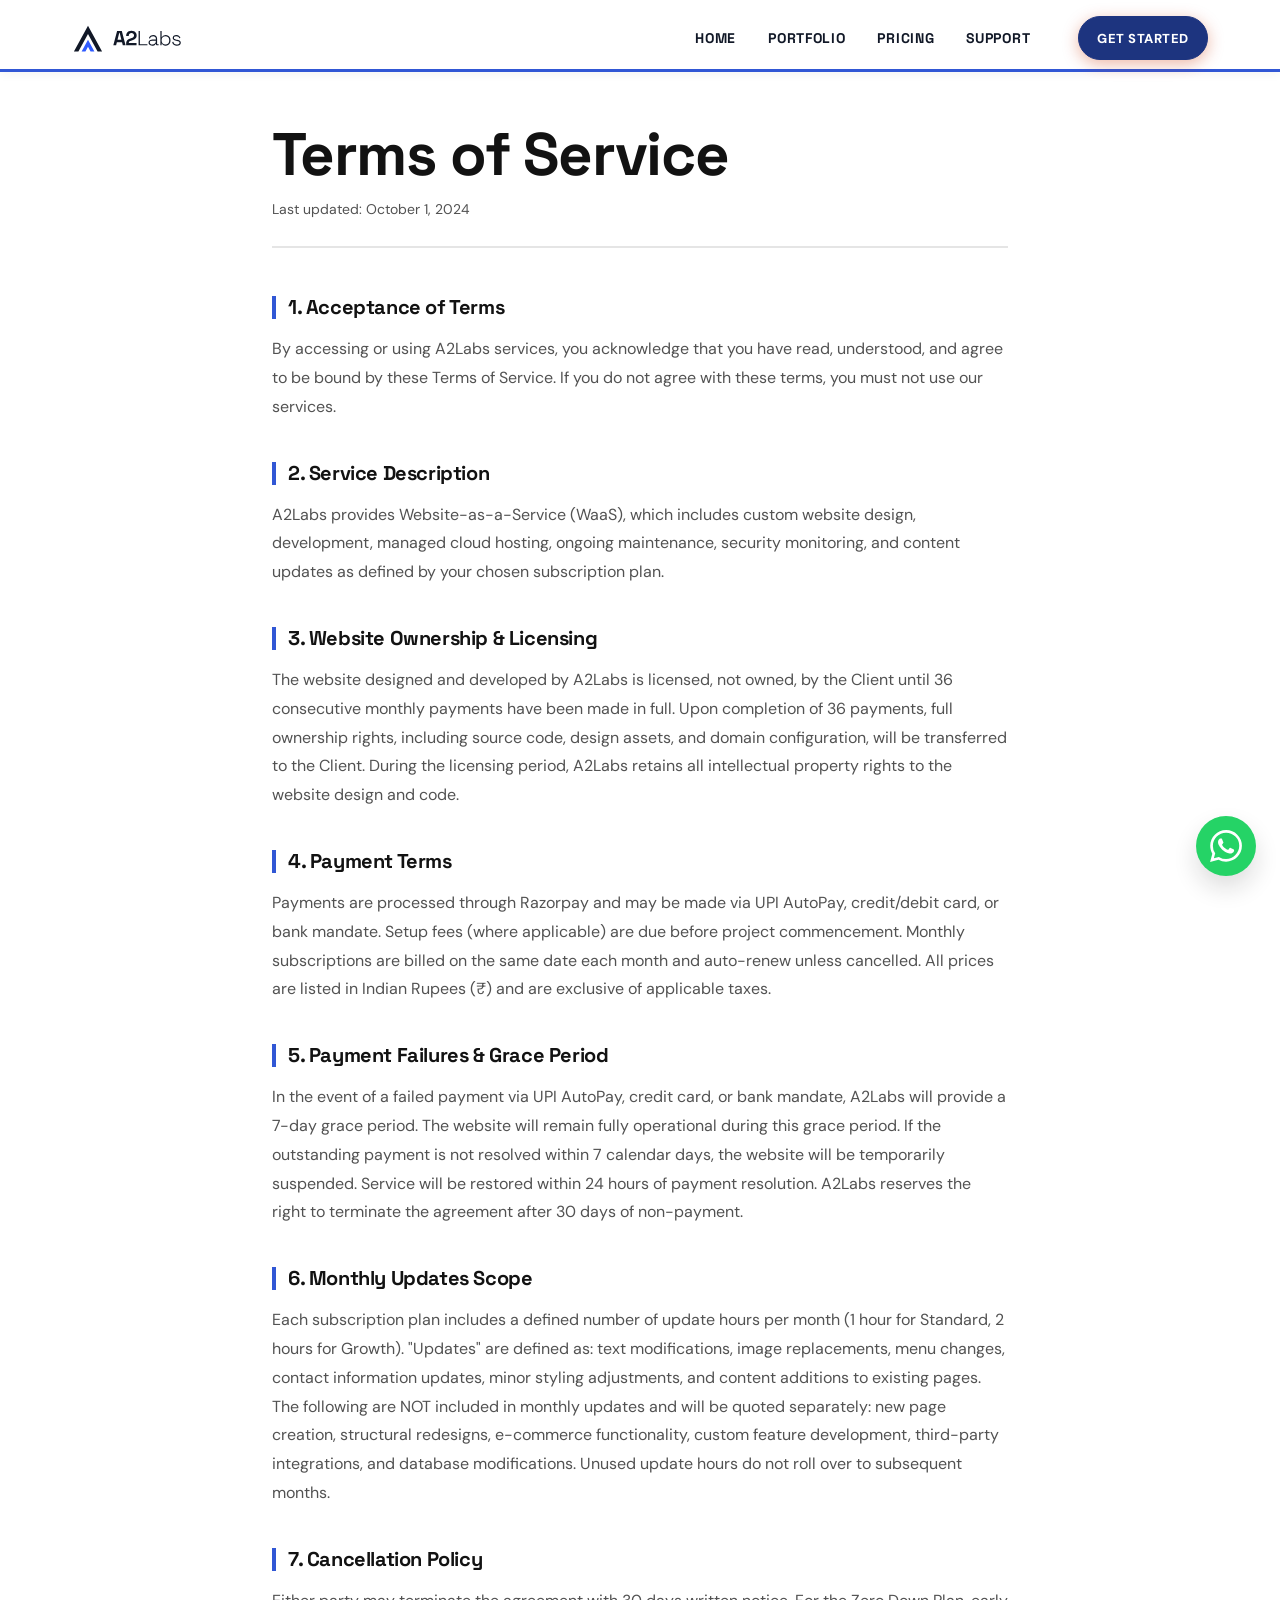
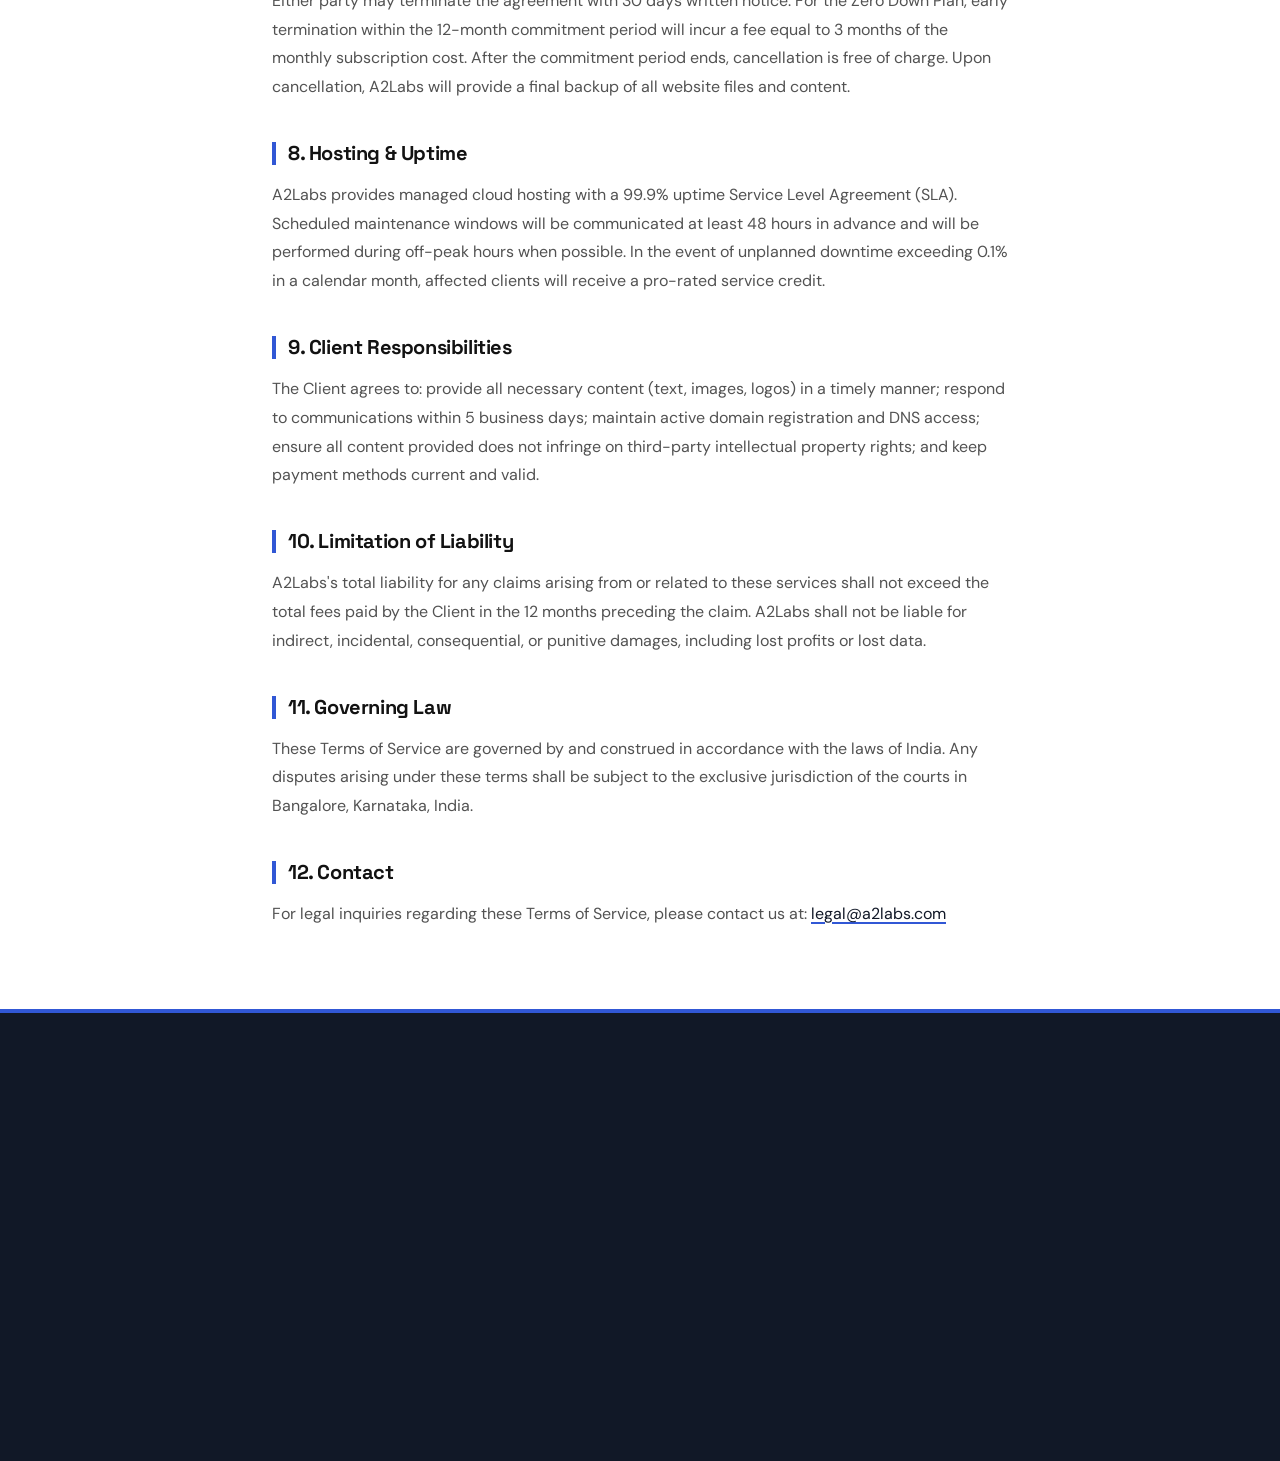
<file: terms.html>
<!DOCTYPE html>
<html lang="en">
<head>
    <meta charset="utf-8">
    <meta name="viewport" content="width=device-width, initial-scale=1.0, viewport-fit=cover">
    <meta name="color-scheme" content="light">
    <title>Terms of Service — A2Labs</title>
    <meta name="description" content="A2Labs Terms of Service. Website licensing, payment terms, and service agreements.">
    <meta name="theme-color" content="#121212">
    <link rel="apple-touch-icon" href="assets/icons/apple-touch-icon.png">

    <!-- Open Graph & Social Preview -->
    <meta property="og:title" content="Terms of Service — A2Labs">
    <meta property="og:description" content="A2Labs Terms of Service. Website licensing, payment terms, and service agreements.">
    <meta property="og:type" content="website">
    <meta property="og:image" content="assets/images/og-preview.png">
    <meta property="og:image:width" content="1200">
    <meta property="og:image:height" content="630">
    <meta name="twitter:card" content="summary_large_image">
    <meta name="twitter:title" content="Terms of Service — A2Labs">
    <meta name="twitter:description" content="A2Labs Terms of Service. Website licensing, payment terms, and service agreements.">
    <meta name="twitter:image" content="assets/images/og-preview.png">

    <!-- Progressive Enhancement & Font Preconnects -->
    <script>document.documentElement.classList.add('js');</script>
    <noscript><style>.animate-on-scroll { opacity: 1 !important; transform: none !important; }</style></noscript>
    <link rel="preconnect" href="https://fonts.googleapis.com">
    <link rel="preconnect" href="https://fonts.gstatic.com" crossorigin>
    <link href="https://fonts.googleapis.com/css2?family=DM+Sans:wght@400;500;600;700&family=Space+Grotesk:wght@400;500;600;700&display=swap" rel="stylesheet">

    <link rel="stylesheet" href="css/variables.css">
    <link rel="stylesheet" href="css/base.css">
    <link rel="stylesheet" href="css/components.css">
    <link rel="stylesheet" href="css/layout.css">
    <link rel="stylesheet" href="css/pages/legal.css">

    <link rel="icon" href="assets/icons/favicon.svg" type="image/svg+xml">
</head>
<body>

    <!-- Header -->
    <header class="header" role="banner">
        <div class="container header-container">
            <a href="/" class="logo" aria-label="A2Labs Home">
                <svg class="logo-svg" viewBox="0 0 350 100" width="140" height="40" aria-hidden="true" focusable="false">
                    <path d="M50 12L94 92H80L50 37.5L20 92H6Z" fill="currentColor"/>
                    <path d="M50 55.6L70 92H58L50 77.5L42 92H30Z" fill="#2F5BFF"/>
                    <path d="M137.86 73L129.15 73L140.93 28.20L155.65 28.20L167.42 73L158.72 73L156.29 63.14L140.29 63.14L137.86 73M147.71 33.51L142.27 55.34L154.30 55.34L148.86 33.51 M201.67 73L169.16 73L169.16 67.62Q169.16 62.95 170.69 59.85Q172.23 56.74 175.14 54.73Q178.05 52.71 182.28 51.43L186.57 50.09Q188.93 49.32 190.53 48.20Q192.13 47.08 193 45.48Q193.86 43.88 193.86 41.83L193.86 41.58Q193.86 38.38 191.69 36.49Q189.51 34.60 185.73 34.60Q182.02 34.60 179.75 36.62Q177.48 38.63 177.48 42.41L177.48 43.56L169.29 43.56L169.29 42.54Q169.29 37.67 171.46 34.28Q173.64 30.89 177.38 29.10Q181.13 27.30 185.73 27.30Q190.34 27.30 194.05 29.06Q197.77 30.82 199.91 33.99Q202.05 37.16 202.05 41.45L202.05 42.09Q202.05 46.38 200.29 49.35Q198.53 52.33 195.53 54.22Q192.52 56.10 188.68 57.32L184.58 58.60Q181.83 59.43 180.29 60.42Q178.76 61.42 178.15 62.60Q177.54 63.78 177.54 65.45L177.54 65.70L201.67 65.70 M235.72 73L208.07 73L208.07 28.20L212.17 28.20L212.17 69.29L235.72 69.29 M250.85 73.90Q247.58 73.90 244.93 72.78Q242.27 71.66 240.74 69.48Q239.20 67.30 239.20 64.23Q239.20 61.10 240.74 59.05Q242.27 57 244.90 55.98Q247.52 54.95 250.72 54.95L262.11 54.95L262.11 52.46Q262.11 48.68 259.94 46.57Q257.76 44.46 253.60 44.46Q249.50 44.46 247.10 46.47Q244.70 48.49 243.87 51.88L240.16 50.79Q240.93 48.04 242.59 45.83Q244.26 43.62 247.01 42.31Q249.76 41 253.60 41Q259.49 41 262.72 44.07Q265.95 47.14 265.95 52.65L265.95 67.75Q265.95 69.67 267.74 69.67L270.75 69.67L270.75 73L266.66 73Q264.67 73 263.52 71.82Q262.37 70.63 262.37 68.58L262.37 68.14L261.73 68.14Q260.90 69.54 259.58 70.89Q258.27 72.23 256.16 73.06Q254.05 73.90 250.85 73.90M251.10 70.44Q256.03 70.44 259.07 67.46Q262.11 64.49 262.11 59.05L262.11 58.28L250.78 58.28Q247.46 58.28 245.25 59.72Q243.04 61.16 243.04 64.17Q243.04 67.18 245.31 68.81Q247.58 70.44 251.10 70.44 M292.86 73.90Q287.74 73.90 284.89 71.88Q282.05 69.86 280.70 67.30L279.93 67.30L279.93 73L276.22 73L276.22 28.20L280.06 28.20L280.06 47.34L280.83 47.34Q281.66 45.74 283.17 44.30Q284.67 42.86 287.07 41.93Q289.47 41 292.86 41Q297.09 41 300.48 42.95Q303.87 44.90 305.85 48.52Q307.84 52.14 307.84 57.06L307.84 57.83Q307.84 62.76 305.82 66.38Q303.81 69.99 300.41 71.94Q297.02 73.90 292.86 73.90M291.97 70.44Q297.28 70.44 300.57 67.05Q303.87 63.66 303.87 57.70L303.87 57.19Q303.87 51.24 300.57 47.85Q297.28 44.46 291.97 44.46Q286.72 44.46 283.39 47.85Q280.06 51.24 280.06 57.19L280.06 57.70Q280.06 63.66 283.39 67.05Q286.72 70.44 291.97 70.44 M327.64 73.90Q322.01 73.90 318.01 71.21Q314.01 68.52 313.12 62.31L316.89 61.61Q317.40 65 318.97 66.95Q320.54 68.90 322.81 69.74Q325.08 70.57 327.64 70.57Q331.48 70.57 333.82 69Q336.16 67.43 336.16 64.68Q336.16 61.86 333.95 60.78Q331.74 59.69 328.09 59.05L325.15 58.54Q322.20 58.02 319.84 56.97Q317.47 55.91 316.09 54.12Q314.72 52.33 314.72 49.64Q314.72 45.61 317.88 43.30Q321.05 41 326.30 41Q331.61 41 334.84 43.40Q338.08 45.80 338.91 50.34L335.32 51.11Q334.68 47.40 332.28 45.86Q329.88 44.33 326.30 44.33Q322.78 44.33 320.67 45.67Q318.56 47.02 318.56 49.64Q318.56 52.20 320.48 53.38Q322.40 54.57 325.72 55.14L328.67 55.66Q331.87 56.17 334.43 57.16Q336.99 58.15 338.49 59.94Q340 61.74 340 64.68Q340 69.10 336.67 71.50Q333.34 73.90 327.64 73.90" fill="currentColor"/>
                </svg>
            </a>

            <nav class="nav" role="navigation" aria-label="Main navigation">
                <a href="/" class="nav-link">Home</a>
                <a href="portfolio.html" class="nav-link">Portfolio</a>
                <a href="pricing.html" class="nav-link">Pricing</a>
                <a href="support.html" class="nav-link">Support</a>
                <a href="pricing.html" class="btn btn-primary btn-sm nav-cta">Get Started</a>
            </nav>

            <button class="mobile-menu-toggle" aria-label="Open menu" aria-expanded="false">
                <svg width="24" height="24" viewBox="0 0 24 24" fill="none" stroke="currentColor" stroke-width="2" stroke-linecap="round">
                    <line x1="3" y1="6" x2="21" y2="6"></line>
                    <line x1="3" y1="12" x2="21" y2="12"></line>
                    <line x1="3" y1="18" x2="21" y2="18"></line>
                </svg>
            </button>
        </div>

        <!-- Mobile Menu -->
        <div class="mobile-menu" role="dialog" aria-modal="true" aria-label="Mobile navigation">
            <button class="mobile-menu-close" aria-label="Close menu">&times;</button>
            <a href="/" class="nav-link">Home</a>
            <a href="portfolio.html" class="nav-link">Portfolio</a>
            <a href="pricing.html" class="nav-link">Pricing</a>
            <a href="support.html" class="nav-link">Support</a>
            <a href="pricing.html" class="btn btn-primary">Get Started</a>
        </div>
    </header>

    <main role="main">
        <section class="section legal-content">
            <div class="container">
                <h1>Terms of Service</h1>
                <p class="last-updated">Last updated: October 1, 2024</p>

                <h2>1. Acceptance of Terms</h2>
                <p>By accessing or using A2Labs services, you acknowledge that you have read, understood, and agree to be bound by these Terms of Service. If you do not agree with these terms, you must not use our services.</p>

                <h2>2. Service Description</h2>
                <p>A2Labs provides Website-as-a-Service (WaaS), which includes custom website design, development, managed cloud hosting, ongoing maintenance, security monitoring, and content updates as defined by your chosen subscription plan.</p>

                <h2>3. Website Ownership &amp; Licensing</h2>
                <p>The website designed and developed by A2Labs is licensed, not owned, by the Client until 36 consecutive monthly payments have been made in full. Upon completion of 36 payments, full ownership rights, including source code, design assets, and domain configuration, will be transferred to the Client. During the licensing period, A2Labs retains all intellectual property rights to the website design and code.</p>

                <h2>4. Payment Terms</h2>
                <p>Payments are processed through Razorpay and may be made via UPI AutoPay, credit/debit card, or bank mandate. Setup fees (where applicable) are due before project commencement. Monthly subscriptions are billed on the same date each month and auto-renew unless cancelled. All prices are listed in Indian Rupees (₹) and are exclusive of applicable taxes.</p>

                <h2>5. Payment Failures &amp; Grace Period</h2>
                <p>In the event of a failed payment via UPI AutoPay, credit card, or bank mandate, A2Labs will provide a 7-day grace period. The website will remain fully operational during this grace period. If the outstanding payment is not resolved within 7 calendar days, the website will be temporarily suspended. Service will be restored within 24 hours of payment resolution. A2Labs reserves the right to terminate the agreement after 30 days of non-payment.</p>

                <h2>6. Monthly Updates Scope</h2>
                <p>Each subscription plan includes a defined number of update hours per month (1 hour for Standard, 2 hours for Growth). "Updates" are defined as: text modifications, image replacements, menu changes, contact information updates, minor styling adjustments, and content additions to existing pages. The following are NOT included in monthly updates and will be quoted separately: new page creation, structural redesigns, e-commerce functionality, custom feature development, third-party integrations, and database modifications. Unused update hours do not roll over to subsequent months.</p>

                <h2>7. Cancellation Policy</h2>
                <p>Either party may terminate the agreement with 30 days written notice. For the Zero Down Plan, early termination within the 12-month commitment period will incur a fee equal to 3 months of the monthly subscription cost. After the commitment period ends, cancellation is free of charge. Upon cancellation, A2Labs will provide a final backup of all website files and content.</p>

                <h2>8. Hosting &amp; Uptime</h2>
                <p>A2Labs provides managed cloud hosting with a 99.9% uptime Service Level Agreement (SLA). Scheduled maintenance windows will be communicated at least 48 hours in advance and will be performed during off-peak hours when possible. In the event of unplanned downtime exceeding 0.1% in a calendar month, affected clients will receive a pro-rated service credit.</p>

                <h2>9. Client Responsibilities</h2>
                <p>The Client agrees to: provide all necessary content (text, images, logos) in a timely manner; respond to communications within 5 business days; maintain active domain registration and DNS access; ensure all content provided does not infringe on third-party intellectual property rights; and keep payment methods current and valid.</p>

                <h2>10. Limitation of Liability</h2>
                <p>A2Labs's total liability for any claims arising from or related to these services shall not exceed the total fees paid by the Client in the 12 months preceding the claim. A2Labs shall not be liable for indirect, incidental, consequential, or punitive damages, including lost profits or lost data.</p>

                <h2>11. Governing Law</h2>
                <p>These Terms of Service are governed by and construed in accordance with the laws of India. Any disputes arising under these terms shall be subject to the exclusive jurisdiction of the courts in Bangalore, Karnataka, India.</p>

                <h2>12. Contact</h2>
                <p>For legal inquiries regarding these Terms of Service, please contact us at: <a href="mailto:legal@a2labs.com">legal@a2labs.com</a></p>
            </div>
        </section>
    </main>

    <!-- Footer -->
    <footer class="footer" role="contentinfo">
        <div class="container">
            <div class="footer-container">
                <div class="footer-brand">
                    <a href="/" class="logo" aria-label="A2Labs Home">
                        <svg class="logo-svg" viewBox="0 0 350 100" width="140" height="40" aria-hidden="true" focusable="false">
                    <path d="M50 12L94 92H80L50 37.5L20 92H6Z" fill="currentColor"/>
                    <path d="M50 55.6L70 92H58L50 77.5L42 92H30Z" fill="#2F5BFF"/>
                    <path d="M137.86 73L129.15 73L140.93 28.20L155.65 28.20L167.42 73L158.72 73L156.29 63.14L140.29 63.14L137.86 73M147.71 33.51L142.27 55.34L154.30 55.34L148.86 33.51 M201.67 73L169.16 73L169.16 67.62Q169.16 62.95 170.69 59.85Q172.23 56.74 175.14 54.73Q178.05 52.71 182.28 51.43L186.57 50.09Q188.93 49.32 190.53 48.20Q192.13 47.08 193 45.48Q193.86 43.88 193.86 41.83L193.86 41.58Q193.86 38.38 191.69 36.49Q189.51 34.60 185.73 34.60Q182.02 34.60 179.75 36.62Q177.48 38.63 177.48 42.41L177.48 43.56L169.29 43.56L169.29 42.54Q169.29 37.67 171.46 34.28Q173.64 30.89 177.38 29.10Q181.13 27.30 185.73 27.30Q190.34 27.30 194.05 29.06Q197.77 30.82 199.91 33.99Q202.05 37.16 202.05 41.45L202.05 42.09Q202.05 46.38 200.29 49.35Q198.53 52.33 195.53 54.22Q192.52 56.10 188.68 57.32L184.58 58.60Q181.83 59.43 180.29 60.42Q178.76 61.42 178.15 62.60Q177.54 63.78 177.54 65.45L177.54 65.70L201.67 65.70 M235.72 73L208.07 73L208.07 28.20L212.17 28.20L212.17 69.29L235.72 69.29 M250.85 73.90Q247.58 73.90 244.93 72.78Q242.27 71.66 240.74 69.48Q239.20 67.30 239.20 64.23Q239.20 61.10 240.74 59.05Q242.27 57 244.90 55.98Q247.52 54.95 250.72 54.95L262.11 54.95L262.11 52.46Q262.11 48.68 259.94 46.57Q257.76 44.46 253.60 44.46Q249.50 44.46 247.10 46.47Q244.70 48.49 243.87 51.88L240.16 50.79Q240.93 48.04 242.59 45.83Q244.26 43.62 247.01 42.31Q249.76 41 253.60 41Q259.49 41 262.72 44.07Q265.95 47.14 265.95 52.65L265.95 67.75Q265.95 69.67 267.74 69.67L270.75 69.67L270.75 73L266.66 73Q264.67 73 263.52 71.82Q262.37 70.63 262.37 68.58L262.37 68.14L261.73 68.14Q260.90 69.54 259.58 70.89Q258.27 72.23 256.16 73.06Q254.05 73.90 250.85 73.90M251.10 70.44Q256.03 70.44 259.07 67.46Q262.11 64.49 262.11 59.05L262.11 58.28L250.78 58.28Q247.46 58.28 245.25 59.72Q243.04 61.16 243.04 64.17Q243.04 67.18 245.31 68.81Q247.58 70.44 251.10 70.44 M292.86 73.90Q287.74 73.90 284.89 71.88Q282.05 69.86 280.70 67.30L279.93 67.30L279.93 73L276.22 73L276.22 28.20L280.06 28.20L280.06 47.34L280.83 47.34Q281.66 45.74 283.17 44.30Q284.67 42.86 287.07 41.93Q289.47 41 292.86 41Q297.09 41 300.48 42.95Q303.87 44.90 305.85 48.52Q307.84 52.14 307.84 57.06L307.84 57.83Q307.84 62.76 305.82 66.38Q303.81 69.99 300.41 71.94Q297.02 73.90 292.86 73.90M291.97 70.44Q297.28 70.44 300.57 67.05Q303.87 63.66 303.87 57.70L303.87 57.19Q303.87 51.24 300.57 47.85Q297.28 44.46 291.97 44.46Q286.72 44.46 283.39 47.85Q280.06 51.24 280.06 57.19L280.06 57.70Q280.06 63.66 283.39 67.05Q286.72 70.44 291.97 70.44 M327.64 73.90Q322.01 73.90 318.01 71.21Q314.01 68.52 313.12 62.31L316.89 61.61Q317.40 65 318.97 66.95Q320.54 68.90 322.81 69.74Q325.08 70.57 327.64 70.57Q331.48 70.57 333.82 69Q336.16 67.43 336.16 64.68Q336.16 61.86 333.95 60.78Q331.74 59.69 328.09 59.05L325.15 58.54Q322.20 58.02 319.84 56.97Q317.47 55.91 316.09 54.12Q314.72 52.33 314.72 49.64Q314.72 45.61 317.88 43.30Q321.05 41 326.30 41Q331.61 41 334.84 43.40Q338.08 45.80 338.91 50.34L335.32 51.11Q334.68 47.40 332.28 45.86Q329.88 44.33 326.30 44.33Q322.78 44.33 320.67 45.67Q318.56 47.02 318.56 49.64Q318.56 52.20 320.48 53.38Q322.40 54.57 325.72 55.14L328.67 55.66Q331.87 56.17 334.43 57.16Q336.99 58.15 338.49 59.94Q340 61.74 340 64.68Q340 69.10 336.67 71.50Q333.34 73.90 327.64 73.90" fill="currentColor"/>
                </svg>
                    </a>
                    <p>High-performance websites that drive revenue for your business.</p>
                </div>
                <div class="footer-links">
                    <h4>Quick Links</h4>
                    <a href="/">Home</a>
                    <a href="portfolio.html">Portfolio</a>
                    <a href="pricing.html">Pricing</a>
                    <a href="support.html">Support</a>
                </div>
                <div class="footer-links">
                    <h4>Legal</h4>
                    <a href="terms.html">Terms of Service</a>
                    <a href="privacy.html">Privacy Policy</a>
                </div>
            </div>
            <div class="footer-bottom">
                <p>&copy; 2024 A2Labs. All rights reserved.</p>
                <p>Built with &hearts; for performance</p>
            </div>
        </div>
    </footer>

    <!-- WhatsApp Widget -->
    <div class="whatsapp-widget" aria-label="Chat with us on WhatsApp">
        <span class="whatsapp-tooltip">Chat with us</span>
        <a href="https://wa.me/918103855878?text=Hi%2C%20I%27m%20interested%20in%20a%20new%20website." target="_blank" rel="noopener noreferrer" class="whatsapp-btn" aria-label="Open WhatsApp chat">
            <svg viewBox="0 0 24 24" fill="currentColor"><path d="M17.472 14.382c-.297-.149-1.758-.867-2.03-.967-.273-.099-.471-.148-.67.15-.197.297-.767.966-.94 1.164-.173.199-.347.223-.644.075-.297-.15-1.255-.463-2.39-1.475-.883-.788-1.48-1.761-1.653-2.059-.173-.297-.018-.458.13-.606.134-.133.298-.347.446-.52.149-.174.198-.298.298-.497.099-.198.05-.371-.025-.52-.075-.149-.669-1.612-.916-2.207-.242-.579-.487-.5-.669-.51-.173-.008-.371-.01-.57-.01-.198 0-.52.074-.792.372-.272.297-1.04 1.016-1.04 2.479 0 1.462 1.065 2.875 1.213 3.074.149.198 2.096 3.2 5.077 4.487.709.306 1.262.489 1.694.625.712.227 1.36.195 1.871.118.571-.085 1.758-.719 2.006-1.413.248-.694.248-1.289.173-1.413-.074-.124-.272-.198-.57-.347m-5.421 7.403h-.004a9.87 9.87 0 01-5.031-1.378l-.361-.214-3.741.982.998-3.648-.235-.374a9.86 9.86 0 01-1.51-5.26c.001-5.45 4.436-9.884 9.888-9.884 2.64 0 5.122 1.03 6.988 2.898a9.825 9.825 0 012.893 6.994c-.003 5.45-4.437 9.884-9.885 9.884m8.413-18.297A11.815 11.815 0 0012.05 0C5.495 0 .16 5.335.157 11.892c0 2.096.547 4.142 1.588 5.945L.057 24l6.305-1.654a11.882 11.882 0 005.683 1.448h.005c6.554 0 11.89-5.335 11.893-11.893a11.821 11.821 0 00-3.48-8.413z"/></svg>
        </a>
    </div>

    <script src="js/main.js" defer></script>
    <script src="js/whatsapp-widget.js" defer></script>
</body>
</html>
</file>
<file: css/variables.css>
:root {
  /* A2Labs Brand Colors — ink, ivory, and cobalt */
  --color-primary: #3157D5;
  --color-primary-alt: #6B7FF2;
  --color-primary-hover: #2746B2;
  --color-primary-dark: #1D347F;
  --color-primary-light: #A9B6FF;
  --color-primary-lightest: #DDE3FF;
  --color-primary-surface: #EEF1FF;
  --color-primary-glow: rgba(49, 87, 213, 0.24);
  --color-primary-text: #FFFFFF;

  /* Deep Ink / Night Surfaces */
  --color-dark: #111827;
  --color-dark-surface: #19243A;
  --color-dark-card: #22304A;
  --color-black: #0A1020;

  /* WhatsApp */
  --color-whatsapp: #25D366;
  --color-whatsapp-dark: #1EAB52;

  /* Neutral & Structural Colors */
  --color-background: #FFFFFF;
  --color-background-alt: #F6F6F6;
  --color-text-primary: #121212;
  --color-text-secondary: #525252;
  --color-text-muted: #737373;
  --color-border: #E5E5E5;
  --color-border-dark: #262626;
  --color-white: #FFFFFF;

  /* Status Colors */
  --color-success: #16A34A;
  --color-warning: #D97706;
  --color-error: #DC2626;

  /* Typography - expressive display face with a calm, highly readable body face */
  --font-body: 'DM Sans', 'Noto Sans Devanagari', -apple-system, BlinkMacSystemFont, 'Segoe UI', Roboto, sans-serif;
  --font-heading: 'Space Grotesk', 'Noto Sans Devanagari', -apple-system, BlinkMacSystemFont, 'Segoe UI', Roboto, sans-serif;

  --font-size-h1: clamp(2.25rem, 5vw, 3.75rem);
  --font-size-h2: clamp(1.75rem, 4vw, 2.5rem);
  --font-size-h3: clamp(1.25rem, 3vw, 1.75rem);
  --font-size-body: 1rem;

  --font-weight-regular: 400;
  --font-weight-medium: 500;
  --font-weight-semibold: 600;
  --font-weight-bold: 700;
  --font-weight-extrabold: 800;
  --font-weight-black: 900;

  --line-height-tight: 1.15;
  --line-height-base: 1.6;

  /* Spacing Scale */
  --space-1: 0.25rem;
  --space-2: 0.5rem;
  --space-3: 0.75rem;
  --space-4: 1rem;
  --space-6: 1.5rem;
  --space-8: 2rem;
  --space-12: 3rem;
  --space-16: 4rem;
  --space-24: 6rem;
  --space-32: 8rem;

  /* Industrial Robotics Geometry - Sharp, Structural Radii */
  --radius-sm: 2px;
  --radius-md: 4px;
  --radius-lg: 6px;
  --radius-xl: 8px;
  --radius-full: 9999px;

  /* Shadows & Neon Glows */
  --shadow-subtle: 0 1px 3px rgba(18, 18, 18, 0.06);
  --shadow-sm: 0 2px 4px rgba(18, 18, 18, 0.08);
  --shadow-md: 0 4px 12px rgba(18, 18, 18, 0.1);
  --shadow-lg: 0 12px 24px rgba(18, 18, 18, 0.14);
  --shadow-xl: 0 20px 32px rgba(18, 18, 18, 0.18);
  --shadow-neon: 0 4px 20px rgba(255, 69, 0, 0.35);

  /* Transitions */
  --transition-fast: 150ms ease-in-out;
  --transition-normal: 250ms ease-in-out;
  --transition-slow: 350ms ease-in-out;

  /* Layout */
  --container-max-width: 1200px;
  --header-height: 72px;

  /* Z-index */
  --z-header: 100;
  --z-whatsapp: 150;
  --z-modal: 200;
  --z-overlay: 300;
}
</file>
<file: css/base.css>
/* Modern CSS Reset */
*, *::before, *::after {
  box-sizing: border-box;
}

* {
  margin: 0;
  padding: 0;
}

html {
  scroll-behavior: smooth;
  scroll-padding-top: var(--header-height);
  font-size: 16px;
  -webkit-text-size-adjust: 100%;
  text-size-adjust: 100%;
  -webkit-tap-highlight-color: rgba(255, 69, 0, 0.15);
}

a, button, input, select, textarea, summary, [role="button"] {
  touch-action: manipulation;
}

body {
  font-family: var(--font-body);
  color: var(--color-text-primary);
  background-color: var(--color-background);
  line-height: var(--line-height-base);
  -webkit-font-smoothing: antialiased;
  -moz-osx-font-smoothing: grayscale;
}

body.no-scroll {
  overflow: hidden;
  touch-action: none;
  overscroll-behavior: none;
}

/* Reduced Motion Override */
@media (prefers-reduced-motion: reduce) {
  *, *::before, *::after {
    animation-duration: 0.01ms !important;
    animation-iteration-count: 1 !important;
    transition-duration: 0.01ms !important;
    scroll-behavior: auto !important;
  }
}

/* Typography Base - Ultra Robotics Industrial Heavy-Weight Sans-Serif */
h1, h2, h3, h4, h5, h6 {
  font-family: var(--font-heading);
  font-weight: var(--font-weight-extrabold);
  line-height: var(--line-height-tight);
  color: var(--color-text-primary);
  margin-bottom: var(--space-4);
  letter-spacing: -0.02em;
  text-wrap: balance;
}

h1 { 
  font-size: var(--font-size-h1); 
  font-weight: var(--font-weight-black); 
}
h2 { 
  font-size: var(--font-size-h2); 
}
h3 { 
  font-size: var(--font-size-h3); 
}

p {
  margin-bottom: var(--space-4);
  color: var(--color-text-secondary);
}

a {
  color: var(--color-dark);
  text-decoration: underline;
  text-decoration-color: var(--color-primary);
  text-decoration-thickness: 2px;
  text-underline-offset: 3px;
  transition: all var(--transition-normal);
}

@media (hover: hover) and (pointer: fine) {
  a:hover {
    color: var(--color-primary);
    text-decoration-color: var(--color-primary-dark);
  }
}

a:active {
  color: var(--color-primary-dark);
}

ul, ol {
  margin-bottom: var(--space-4);
  padding-left: var(--space-8);
}

blockquote {
  border-left: 4px solid var(--color-primary);
  padding: var(--space-3) var(--space-4);
  margin-bottom: var(--space-4);
  font-style: italic;
  color: var(--color-text-secondary);
  background-color: var(--color-primary-surface);
}

/* Accessibility & Selection - Ultra Robotics Neon Orange */
::selection {
  background-color: var(--color-primary);
  color: var(--color-white);
}

:focus-visible {
  outline: 2px solid var(--color-primary);
  outline-offset: 2px;
  box-shadow: 0 0 0 3px rgba(255, 69, 0, 0.25);
}

/* Utilities */
.container {
  width: 100%;
  max-width: var(--container-max-width);
  margin-left: auto;
  margin-right: auto;
  padding-left: max(var(--space-4), env(safe-area-inset-left));
  padding-right: max(var(--space-4), env(safe-area-inset-right));
}

.sr-only {
  position: absolute;
  width: 1px;
  height: 1px;
  padding: 0;
  margin: -1px;
  overflow: hidden;
  clip: rect(0, 0, 0, 0);
  white-space: nowrap;
  border-width: 0;
}

.text-center {
  text-align: center;
}

.text-gradient {
  background: linear-gradient(135deg, var(--color-primary), var(--color-primary-alt));
  -webkit-background-clip: text;
  -webkit-text-fill-color: transparent;
  background-clip: text;
  font-weight: var(--font-weight-black);
}

/* Iconic Ultra Robotics Brand Slash Accent */
.brand-slash {
  display: inline-block;
  width: 6px;
  height: 1em;
  background-color: var(--color-primary);
  transform: skewX(-15deg);
  vertical-align: -0.1em;
  margin: 0 0.2em;
  box-shadow: 0 0 8px rgba(255, 69, 0, 0.4);
}

/* Responsive Container */
@media (min-width: 768px) {
  .container {
    padding-left: var(--space-8);
    padding-right: var(--space-8);
  }
}
</file>
<file: css/components.css>
/* Buttons - confident cobalt with premium ink contrast */
.btn {
  display: inline-flex;
  align-items: center;
  justify-content: center;
  padding: 12px 28px;
  font-family: var(--font-body);
  font-weight: var(--font-weight-extrabold);
  font-size: 0.9375rem;
  letter-spacing: 0.04em;
  text-transform: uppercase;
  border-radius: var(--radius-full);
  min-height: 44px;
  min-width: 44px;
  cursor: pointer;
  transition: transform var(--transition-normal), background-color var(--transition-normal), color var(--transition-normal), border-color var(--transition-normal), box-shadow var(--transition-normal);
  border: 1px solid transparent;
  text-decoration: none;
  line-height: 1;
}

.btn:active {
  transform: scale(0.98);
}

.btn-primary {
  background-color: var(--color-primary-dark);
  color: var(--color-white);
  border-color: var(--color-primary-dark);
  box-shadow: 0 4px 16px rgba(200, 50, 0, 0.35);
}

.btn-secondary {
  background-color: transparent;
  color: var(--color-dark);
  border-color: var(--color-dark);
}

.btn-whatsapp {
  background-color: #128C7E;
  color: var(--color-white);
  border-color: #128C7E;
  font-weight: var(--font-weight-bold);
}

@media (hover: hover) and (pointer: fine) {
  .btn-primary:hover {
    background-color: var(--color-dark);
    color: var(--color-primary);
    border-color: var(--color-dark);
    box-shadow: 0 6px 24px rgba(255, 69, 0, 0.3);
  }

  .btn-secondary:hover {
    background-color: var(--color-dark);
    color: var(--color-white);
    box-shadow: var(--shadow-sm);
  }

  .btn-whatsapp:hover {
    background-color: #075E54;
    color: var(--color-white);
    border-color: #075E54;
  }
}

.btn-lg {
  padding: 16px 36px;
  font-size: 1rem;
}

.btn-sm {
  padding: 8px 18px;
  font-size: 0.8125rem;
}

/* Cards - Industrial Robotics Structural Quality */
.card {
  background-color: var(--color-white);
  border-radius: var(--radius-md);
  border: 1px solid var(--color-border);
  box-shadow: var(--shadow-subtle);
  padding: var(--space-8);
  transition: transform var(--transition-normal), box-shadow var(--transition-normal), border-color var(--transition-normal);
}

.card:active {
  transform: scale(0.99);
}

@media (hover: hover) and (pointer: fine) {
  .card:hover {
    transform: translateY(-4px);
    box-shadow: var(--shadow-lg);
    border-color: var(--color-dark);
  }
}

.card-bordered {
  border: 2px solid var(--color-border);
  box-shadow: none;
}

.pricing-card {
  position: relative;
  display: flex;
  flex-direction: column;
  height: 100%;
}

.pricing-card--featured {
  border: 2px solid var(--color-dark);
  border-top: 6px solid var(--color-primary);
  transform: none;
  box-shadow: var(--shadow-lg);
}

@media (min-width: 1024px) {
  .pricing-card--featured {
    transform: scale(1.02);
  }
}

@media (hover: hover) and (pointer: fine) and (min-width: 1024px) {
  .pricing-card--featured:hover {
    transform: scale(1.04);
  }
}

/* Accordion (FAQ) */
.accordion {
  width: 100%;
}

.accordion-item {
  border-bottom: 1px solid var(--color-border);
}

.accordion-trigger {
  width: 100%;
  display: flex;
  justify-content: space-between;
  align-items: center;
  padding: var(--space-4) 0;
  background: none;
  border: none;
  font-family: var(--font-heading);
  font-weight: var(--font-weight-extrabold);
  font-size: 1.05rem;
  color: var(--color-text-primary);
  cursor: pointer;
  text-align: left;
}

.accordion-trigger .icon {
  transition: transform var(--transition-normal);
  display: flex;
  align-items: center;
  justify-content: center;
  font-weight: 800;
  color: var(--color-primary);
}

.accordion-item.active .accordion-trigger .icon {
  transform: rotate(45deg);
  color: var(--color-primary-dark);
}

.accordion-content {
  max-height: 0;
  overflow: hidden;
  transition: max-height var(--transition-normal);
}

.accordion-content[hidden] {
  display: none;
}

.accordion-item.active .accordion-content {
  max-height: 500px;
}

.accordion-content-inner {
  padding-bottom: var(--space-4);
  color: var(--color-text-secondary);
  line-height: var(--line-height-base);
}

/* Forms - Sharp Industrial Inputs */
.form-group {
  margin-bottom: var(--space-4);
}

.form-label {
  display: block;
  font-weight: var(--font-weight-bold);
  font-size: 0.875rem;
  text-transform: uppercase;
  letter-spacing: 0.04em;
  margin-bottom: var(--space-2);
  color: var(--color-text-primary);
}

.form-input, .form-select, .form-textarea {
  width: 100%;
  padding: 12px 16px;
  border: 2px solid var(--color-border);
  border-radius: var(--radius-sm);
  font-size: 1rem;
  font-family: var(--font-body);
  transition: border-color var(--transition-fast), box-shadow var(--transition-fast);
  background-color: var(--color-white);
  color: var(--color-text-primary);
}

.form-input:focus, .form-select:focus, .form-textarea:focus {
  outline: none;
  border-color: var(--color-primary);
  box-shadow: 0 0 0 3px rgba(255, 69, 0, 0.2);
}

.form-textarea {
  min-height: 120px;
  resize: vertical;
}

/* Badges - Neon High-Octane Highlighting */
.badge {
  display: inline-flex;
  align-items: center;
  padding: 4px 12px;
  border-radius: var(--radius-sm);
  font-size: 0.75rem;
  font-weight: var(--font-weight-extrabold);
  line-height: 1.2;
  text-transform: uppercase;
  letter-spacing: 0.05em;
}

.badge-primary {
  background-color: var(--color-primary-surface);
  color: var(--color-primary-dark);
  border: 1px solid var(--color-primary-lightest);
}

.badge-success {
  background-color: #DCFCE7;
  color: var(--color-success);
}

.badge-popular {
  position: absolute;
  top: -14px;
  left: 50%;
  transform: translateX(-50%);
  background-color: var(--color-primary-dark);
  color: var(--color-white);
  padding: 4px 14px;
  box-shadow: 0 4px 14px rgba(200, 50, 0, 0.4);
}

/* Logo / Tech Stack Section */
.logo-section {
  padding: var(--space-8) 0;
  border-top: 1px solid var(--color-border);
  border-bottom: 1px solid var(--color-border);
}

@media (min-width: 768px) {
  .logo-section {
    padding: var(--space-12) 0;
  }
}

.logo-grid {
  display: grid;
  grid-template-columns: repeat(2, 1fr);
  gap: 0.75rem;
  max-width: 1040px;
  margin: 0 auto;
}

@media (min-width: 640px) {
  .logo-grid {
    grid-template-columns: repeat(3, 1fr);
    gap: 1rem;
  }
}

@media (min-width: 1024px) {
  .logo-grid {
    grid-template-columns: repeat(6, 1fr);
    gap: 1.25rem;
  }
}

.logo-item {
  display: flex;
  align-items: center;
  justify-content: center;
  background: var(--color-white);
  border: 1px solid var(--color-border);
  border-radius: var(--radius-md);
  padding: 0.75rem 1rem;
  height: 58px;
  box-shadow: 0 1px 3px rgba(0, 0, 0, 0.04);
  transition: transform var(--transition-fast), border-color var(--transition-fast), box-shadow var(--transition-fast);
  user-select: none;
}

.logo-item img {
  max-height: 28px;
  max-width: 100%;
  width: auto;
  height: auto;
  object-fit: contain;
  display: block;
}

@media (hover: hover) and (pointer: fine) {
  .logo-item:hover {
    transform: translateY(-2px);
    border-color: var(--color-primary);
    box-shadow: 0 4px 14px rgba(255, 69, 0, 0.12);
  }
}

/* Feature Grid */
.features-grid {
  display: grid;
  grid-template-columns: 1fr;
  gap: var(--space-8);
}

@media (min-width: 768px) {
  .features-grid {
    grid-template-columns: repeat(2, 1fr);
  }
}

@media (min-width: 1024px) {
  .features-grid {
    grid-template-columns: repeat(3, 1fr);
  }
}

.feature-card {
  text-align: left;
}

.feature-icon {
  display: inline-flex;
  align-items: center;
  justify-content: center;
  width: 52px;
  height: 52px;
  background-color: var(--color-primary);
  color: var(--color-white);
  border-radius: var(--radius-sm);
  margin-bottom: var(--space-4);
  font-size: 1.5rem;
  box-shadow: 0 4px 14px var(--color-primary-glow);
}

/* Section Styles */
.section {
  padding: var(--space-12) 0;
}

@media (min-width: 768px) {
  .section {
    padding: var(--space-24) 0;
  }
}

.section-header {
  text-align: center;
  max-width: 700px;
  margin: 0 auto var(--space-12) auto;
  position: relative;
}

/* Iconic Ultra Robotics Neon Orange Accent Line */
.section-header::after {
  content: '';
  display: block;
  width: 50px;
  height: 4px;
  background-color: var(--color-primary);
  margin: var(--space-4) auto 0;
  transform: skewX(-20deg);
  box-shadow: 0 0 10px rgba(255, 69, 0, 0.4);
}

.section-subtitle {
  color: var(--color-text-secondary);
  max-width: 600px;
  margin: 0 auto;
}

.section-alt {
  background-color: var(--color-background-alt);
}

/* Testimonial Cards */
.testimonial-card {
  background-color: var(--color-white);
  padding: var(--space-8);
  border-radius: var(--radius-md);
  border: 1px solid var(--color-border);
  box-shadow: var(--shadow-md);
  display: flex;
  flex-direction: column;
  gap: var(--space-4);
}

.testimonial-author {
  display: flex;
  align-items: center;
  gap: var(--space-4);
}

.testimonial-avatar {
  width: 48px;
  height: 48px;
  border-radius: var(--radius-sm);
  border: 2px solid var(--color-primary);
  object-fit: cover;
}

.testimonial-name {
  font-weight: var(--font-weight-bold);
  color: var(--color-text-primary);
  display: block;
}

.testimonial-role {
  font-size: 0.875rem;
  color: var(--color-text-secondary);
  display: block;
}

/* Header scroll effect */
.header--scrolled {
  background-color: rgba(255, 255, 255, 0.98);
  box-shadow: var(--shadow-sm);
}

/* No scroll when mobile menu is open */
body.no-scroll {
  overflow: hidden;
}

/* Mobile menu open state */
.mobile-menu.active,
.mobile-menu.is-open {
  right: 0;
}

/* Portfolio Grid */
.portfolio-grid {
  display: grid;
  grid-template-columns: 1fr;
  gap: var(--space-8);
}

@media (min-width: 768px) {
  .portfolio-grid {
    grid-template-columns: repeat(2, 1fr);
  }
}

.portfolio-card {
  overflow: hidden;
}

.portfolio-preview {
  position: relative;
  aspect-ratio: 16 / 9;
  border-radius: var(--radius-md);
  overflow: hidden;
  display: flex;
  align-items: center;
  justify-content: center;
  margin-bottom: 1.5rem;
}

.portfolio-preview img {
  width: 100%;
  height: 100%;
  object-fit: cover;
  border-radius: inherit;
  display: block;
}


.portfolio-card h3 {
  margin-bottom: var(--space-2);
}

.portfolio-card p {
  margin-bottom: var(--space-4);
}

.portfolio-tags {
  display: flex;
  flex-wrap: wrap;
  gap: var(--space-2);
}

/* Comparison Table */
.table-responsive {
  overflow-x: auto;
  -webkit-overflow-scrolling: touch;
}

.comparison-table {
  width: 100%;
  border-collapse: collapse;
  margin: var(--space-8) auto;
  background: var(--color-white);
  border-radius: var(--radius-md);
  overflow: hidden;
  box-shadow: var(--shadow-sm);
  border: 1px solid var(--color-border);
}

.comparison-table th,
.comparison-table td {
  padding: var(--space-4);
  text-align: left;
  border-bottom: 1px solid var(--color-border);
}

.comparison-table th {
  background: var(--color-dark);
  color: var(--color-white);
  font-weight: var(--font-weight-extrabold);
  font-size: 0.95rem;
  text-transform: uppercase;
  letter-spacing: 0.04em;
  border-bottom: 3px solid var(--color-primary);
}

.comparison-table td.check {
  color: var(--color-primary);
  font-weight: 800;
}

.comparison-table td.cross {
  color: var(--color-error);
  opacity: 0.5;
}

/* Pricing Page Specific */
.pricing-grid {
  display: grid;
  grid-template-columns: 1fr;
  gap: var(--space-8);
  max-width: 900px;
  margin: 0 auto;
}

@media (min-width: 768px) {
  .pricing-grid {
    grid-template-columns: repeat(2, 1fr);
  }
}

.pricing-name {
  font-size: 1.5rem;
  font-weight: var(--font-weight-extrabold);
  margin: var(--space-2) 0;
}

.pricing-amount {
  font-size: clamp(2rem, 5vw, 3rem);
  font-weight: var(--font-weight-black);
  color: var(--color-text-primary);
  line-height: 1.2;
  margin: var(--space-4) 0 var(--space-2);
}

.pricing-amount .currency {
  font-size: 0.5em;
}

.pricing-amount .period {
  font-size: 0.35em;
  color: var(--color-text-secondary);
  font-weight: var(--font-weight-regular);
  display: block;
}

.pricing-recurring {
  font-size: 1.125rem;
  font-weight: var(--font-weight-bold);
  color: var(--color-primary);
  margin-bottom: var(--space-2);
}

.pricing-commitment {
  font-size: 0.875rem;
  color: var(--color-text-secondary);
  margin-bottom: var(--space-4);
}

.pricing-divider {
  border: none;
  height: 2px;
  background: var(--color-border);
  margin: var(--space-6) 0;
}

.pricing-features {
  list-style: none;
  padding: 0;
  margin: 0 0 var(--space-6);
}

.pricing-features li {
  padding: var(--space-2) 0;
  display: flex;
  align-items: center;
  gap: var(--space-3);
  font-size: 0.95rem;
  color: var(--color-text-primary);
}

.pricing-features li::before {
  content: '✓';
  color: var(--color-white);
  background-color: var(--color-primary-dark);
  display: inline-flex;
  align-items: center;
  justify-content: center;
  width: 20px;
  height: 20px;
  border-radius: var(--radius-sm);
  font-size: 0.75rem;
  font-weight: 800;
  flex-shrink: 0;
}

.pricing-note {
  font-size: 0.8rem;
  color: var(--color-text-secondary);
  text-align: center;
  margin-top: var(--space-3);
}

/* FAQ section */
.faq-section {
  max-width: 800px;
  margin: 0 auto;
}

/* CTA Box - Ultra Robotics Dark Charcoal & Neon Orange */
.cta-box {
  background: var(--color-dark);
  color: var(--color-white);
  padding: var(--space-8) var(--space-4);
  border-radius: var(--radius-md);
  max-width: 780px;
  margin: 0 auto;
  border-left: 6px solid var(--color-primary);
  box-shadow: 0 16px 36px rgba(18, 18, 18, 0.25);
  overflow-wrap: anywhere;
  word-break: break-word;
}

.cta-box h2,
.cta-box h3 {
  color: var(--color-white);
  font-family: var(--font-heading);
  font-weight: var(--font-weight-black);
}

.cta-box p {
  color: #D4D4D4;
  max-width: 580px;
  margin-left: auto;
  margin-right: auto;
  font-size: 1.125rem;
}

.cta-box .btn-secondary {
  color: var(--color-white);
  border-color: var(--color-white);
  background-color: transparent;
}

@media (hover: hover) and (pointer: fine) {
  .cta-box .btn-secondary:hover {
    background-color: var(--color-white);
    color: var(--color-dark);
    border-color: var(--color-white);
  }
}

.cta-box a:not(.btn) {
  color: var(--color-primary-light);
  text-decoration: underline;
}

::placeholder {
  color: var(--color-text-muted);
  opacity: 1;
}

@media (min-width: 768px) {
  .cta-box {
    padding: var(--space-16) var(--space-8);
  }
}

.card, .contact-card, .feature-card, .pricing-card, .portfolio-card {
  overflow-wrap: anywhere;
  word-break: break-word;
}

.logo-section-title {
  font-size: 0.8125rem;
  text-transform: uppercase;
  letter-spacing: 0.12em;
  color: var(--color-text-secondary);
  margin-bottom: var(--space-6);
  font-weight: var(--font-weight-bold);
  font-family: var(--font-heading);
}

/* WhatsApp widget visibility - visible by default for progressive enhancement */
.whatsapp-widget {
  opacity: 1;
  transform: translateY(0);
  transition: opacity var(--transition-slow), transform var(--transition-slow);
}

/* Form messages */
.form-message {
  margin-top: var(--space-4);
  padding: var(--space-4);
  border-radius: var(--radius-sm);
  text-align: center;
  font-weight: var(--font-weight-bold);
  font-size: 0.9375rem;
  line-height: 1.5;
}

.form-message:empty {
  display: none;
  padding: 0;
  margin: 0;
}

.success-message {
  background: #DCFCE7;
  color: #14532D;
  border: 1px solid #86EFAC;
}

.error-message {
  background: #FEE2E2;
  color: #991B1B;
  border: 1px solid #FCA5A5;
}

/* Progressive enhancement for scroll reveal */
html.js .animate-on-scroll {
  opacity: 0;
  transform: translateY(20px);
  transition: opacity 0.6s ease, transform 0.6s ease;
}

html.js .animate-on-scroll.animated {
  opacity: 1;
  transform: translateY(0);
}

@media (prefers-reduced-motion: reduce) {
  html.js .animate-on-scroll {
    opacity: 1;
    transform: none;
    transition: none;
  }
}
</file>
<file: css/layout.css>
/* Header - Ultra Robotics Industrial Header with Neon Orange Accent Line */
.header {
  position: fixed;
  top: 0;
  left: 0;
  width: 100%;
  height: calc(var(--header-height) + env(safe-area-inset-top, 0px));
  padding-top: env(safe-area-inset-top, 0px);
  z-index: var(--z-header);
  background-color: rgba(255, 255, 255, 0.98);
  border-bottom: 3px solid var(--color-primary);
  box-shadow: 0 2px 10px rgba(18, 18, 18, 0.05);
  transition: background-color var(--transition-normal);
}

.header.is-menu-open,
.header:has(.mobile-menu.is-open) {
  z-index: var(--z-overlay);
}

.header-container {
  display: flex;
  justify-content: space-between;
  align-items: center;
  padding-top: var(--space-4);
  padding-bottom: var(--space-4);
}

.logo {
  display: inline-flex;
  align-items: center;
  text-decoration: none;
  line-height: 1;
  color: var(--color-dark);
}

.logo-svg {
  height: 26px;
  width: auto;
  max-width: 100%;
  display: block;
  transition: opacity 0.2s ease;
}

@media (min-width: 480px) {
  .logo-svg {
    height: 28px;
  }
}

@media (min-width: 1024px) {
  .logo-svg {
    height: 32px;
  }
}

.logo:hover .logo-svg {
  opacity: 0.85;
}

.footer-brand .logo {
  color: var(--color-white);
}

.footer-brand .logo-svg {
  height: 28px;
}

@media (min-width: 1024px) {
  .footer-brand .logo-svg {
    height: 32px;
  }
}

.logo-slash {
  display: inline-block;
  width: 6px;
  height: 18px;
  background-color: var(--color-primary);
  transform: skewX(-15deg);
  margin-right: 4px;
  flex-shrink: 0;
  box-shadow: 0 0 10px rgba(255, 69, 0, 0.5);
}

/* Desktop Navigation */
.nav {
  display: none;
}

@media (min-width: 1024px) {
  .nav {
    display: flex;
    align-items: center;
    gap: var(--space-8);
  }
}

.nav-link {
  font-family: var(--font-heading);
  font-weight: var(--font-weight-bold);
  font-size: 0.875rem;
  letter-spacing: 0.05em;
  text-transform: uppercase;
  color: var(--color-dark);
  position: relative;
  text-decoration: none;
  padding: 4px 0;
  transition: color var(--transition-fast);
}

.nav-link::after {
  content: '';
  position: absolute;
  bottom: -4px;
  left: 0;
  width: 0%;
  height: 3px;
  background-color: var(--color-primary);
  transition: width var(--transition-normal);
}

.nav-link:hover,
.nav-link.active {
  color: var(--color-primary);
}

.nav-link:hover::after,
.nav-link.active::after {
  width: 100%;
}

.nav-cta {
  margin-left: var(--space-4);
}

/* Mobile Navigation */
.mobile-menu-toggle {
  display: flex;
  align-items: center;
  justify-content: center;
  width: 44px;
  height: 44px;
  background: none;
  border: none;
  cursor: pointer;
  color: var(--color-dark);
}

@media (min-width: 1024px) {
  .mobile-menu-toggle {
    display: none;
  }
}

.mobile-menu {
  position: fixed;
  top: 0;
  right: 0;
  width: 100%;
  height: 100vh;
  height: 100dvh;
  background-color: var(--color-white);
  border-left: 4px solid var(--color-primary);
  z-index: var(--z-modal);
  padding: var(--space-20) var(--space-8) var(--space-8);
  transform: translateX(100%);
  visibility: hidden;
  pointer-events: none;
  transition: transform var(--transition-normal), visibility var(--transition-normal);
  display: flex;
  flex-direction: column;
  gap: var(--space-6);
  box-shadow: -4px 0 20px rgba(18, 18, 18, 0.15);
  overscroll-behavior: contain;
  overflow-y: auto;
}

.mobile-menu.is-open {
  transform: translateX(0);
  visibility: visible;
  pointer-events: auto;
}

.mobile-menu-close {
  position: absolute;
  top: var(--space-4);
  right: var(--space-4);
  width: 44px;
  height: 44px;
  display: flex;
  align-items: center;
  justify-content: center;
  background: none;
  border: none;
  font-size: 1.75rem;
  color: var(--color-dark);
  cursor: pointer;
  border-radius: var(--radius-sm);
  transition: color var(--transition-fast), background-color var(--transition-fast);
}

.mobile-menu-close:hover,
.mobile-menu-close:focus-visible {
  color: var(--color-primary);
  background-color: var(--color-primary-surface);
}

.mobile-menu .nav-link {
  font-size: 1.125rem;
  display: block;
  padding: var(--space-2) 0;
}

/* Footer - Ultra Robotics Industrial Black (#121212) */
.footer {
  background-color: var(--color-dark);
  color: var(--color-white);
  padding: var(--space-16) 0 calc(var(--space-8) + 64px + env(safe-area-inset-bottom)) 0;
  border-top: 4px solid var(--color-primary);
}

@media (min-width: 1024px) {
  .footer {
    padding: var(--space-16) 0 var(--space-8) 0;
  }
}

.footer-container {
  display: grid;
  grid-template-columns: 1fr;
  gap: var(--space-8);
  margin-bottom: var(--space-12);
}

@media (min-width: 768px) {
  .footer-container {
    grid-template-columns: repeat(2, 1fr);
  }
}

@media (min-width: 1024px) {
  .footer-container {
    grid-template-columns: 2fr 1fr 1fr;
  }
}

.footer-brand {
  display: flex;
  flex-direction: column;
  gap: var(--space-4);
}

.footer-brand .logo {
  color: var(--color-white);
}

.footer-brand p {
  color: #A3A3A3;
  max-width: 320px;
}

.footer-links {
  display: flex;
  flex-direction: column;
  gap: var(--space-3);
}

.footer-links h4 {
  color: var(--color-white);
  margin-bottom: var(--space-2);
  font-family: var(--font-heading);
  font-size: 0.9375rem;
  font-weight: var(--font-weight-extrabold);
  text-transform: uppercase;
  letter-spacing: 0.06em;
}

.footer a {
  color: #A3A3A3;
  text-decoration: none;
  font-size: 0.9375rem;
  transition: color var(--transition-fast);
  display: inline-flex;
  align-items: center;
  min-height: 44px;
  padding: 4px 0;
}

@media (hover: hover) and (pointer: fine) {
  .footer a:hover {
    color: var(--color-primary);
  }
}

.footer a:active {
  color: var(--color-primary-dark);
}

.footer-social {
  display: flex;
  gap: var(--space-4);
  margin-top: var(--space-4);
}

.footer-social a {
  display: flex;
  align-items: center;
  justify-content: center;
  width: 44px;
  height: 44px;
  min-width: 44px;
  min-height: 44px;
  background-color: rgba(255, 255, 255, 0.08);
  border-radius: var(--radius-sm);
  color: var(--color-white);
  transition: all var(--transition-fast);
}

@media (hover: hover) and (pointer: fine) {
  .footer-social a:hover {
    background-color: var(--color-primary);
    color: var(--color-white);
    box-shadow: 0 0 14px var(--color-primary-glow);
  }
}

.footer-social a:active {
  transform: scale(0.95);
}

.footer-bottom {
  border-top: 1px solid rgba(255, 255, 255, 0.12);
  padding-top: var(--space-8);
  display: flex;
  flex-direction: column;
  gap: var(--space-4);
  text-align: center;
}

@media (min-width: 768px) {
  .footer-bottom {
    flex-direction: row;
    justify-content: space-between;
    text-align: left;
  }
}

.footer-bottom p {
  color: #A3A3A3;
  margin-bottom: 0;
  font-size: 0.875rem;
}

.footer-legal-links {
  display: flex;
  justify-content: center;
  gap: var(--space-6);
}

/* WhatsApp Widget */
.whatsapp-widget {
  position: fixed;
  bottom: calc(16px + env(safe-area-inset-bottom));
  right: calc(16px + env(safe-area-inset-right));
  z-index: var(--z-whatsapp);
  display: flex;
  align-items: center;
  gap: var(--space-3);
}

@media (min-width: 1024px) {
  .whatsapp-widget {
    bottom: calc(24px + env(safe-area-inset-bottom));
    right: calc(24px + env(safe-area-inset-right));
  }
}

.whatsapp-tooltip {
  background-color: var(--color-white);
  color: var(--color-dark);
  padding: 8px 14px;
  border-radius: var(--radius-sm);
  font-size: 0.875rem;
  font-weight: var(--font-weight-bold);
  box-shadow: var(--shadow-md);
  border-left: 3px solid var(--color-whatsapp);
  opacity: 0;
  visibility: hidden;
  transform: translateX(10px);
  transition: all var(--transition-normal);
  white-space: nowrap;
  pointer-events: none;
}

.whatsapp-tooltip.visible {
  opacity: 1;
  visibility: visible;
  transform: translateX(0);
}

@media (hover: hover) and (pointer: fine) {
  .whatsapp-widget:hover .whatsapp-tooltip {
    opacity: 1;
    visibility: visible;
    transform: translateX(0);
  }
}

@media (hover: none) {
  .whatsapp-tooltip {
    display: none;
  }
}

.whatsapp-btn {
  display: flex;
  align-items: center;
  justify-content: center;
  width: 60px;
  height: 60px;
  background-color: var(--color-whatsapp);
  color: var(--color-white);
  border-radius: var(--radius-full);
  box-shadow: var(--shadow-lg);
  text-decoration: none;
  animation: pulse 2s ease-in-out 3;
  transition: transform var(--transition-normal), background-color var(--transition-normal);
  touch-action: manipulation;
}

@media (prefers-reduced-motion: reduce) {
  .whatsapp-btn {
    animation: none;
  }
}

@media (hover: hover) and (pointer: fine) {
  .whatsapp-btn:hover {
    background-color: var(--color-whatsapp-dark);
    animation: none;
    transform: scale(1.08);
  }
}

.whatsapp-btn:active {
  transform: scale(0.95);
}

.whatsapp-btn svg {
  width: 32px;
  height: 32px;
  fill: currentColor;
}

@keyframes pulse {
  0% {
    box-shadow: 0 0 0 0 rgba(37, 211, 102, 0.7);
  }
  70% {
    box-shadow: 0 0 0 15px rgba(37, 211, 102, 0);
  }
  100% {
    box-shadow: 0 0 0 0 rgba(37, 211, 102, 0);
  }
}

/* Content Visibility Optimization for Below-the-Fold Sections */
.section:not(:first-of-type),
.footer {
  content-visibility: auto;
  contain-intrinsic-size: 1px 500px;
}
</file>
<file: css/pages/home.css>
/* Home Page Specific Styles - editorial agency system */

/* Hero Section */
.hero {
  min-height: calc(100vh - var(--header-height));
  min-height: calc(85svh - var(--header-height));
  display: flex;
  align-items: center;
  padding-top: var(--header-height);
  background:
    radial-gradient(circle at 50% 12%, rgba(47, 91, 255, 0.12) 0%, transparent 42%),
    linear-gradient(180deg, #ffffff 0%, #f8faff 100%);
}

.hero-content {
  max-width: 840px;
  text-align: center;
  margin: 0 auto;
}

.hero-badge {
  background-color: var(--color-primary-dark);
  color: var(--color-white);
  padding: 6px 16px;
  border-radius: var(--radius-sm);
  font-size: 0.8125rem;
  font-weight: var(--font-weight-black);
  text-transform: uppercase;
  letter-spacing: 0.08em;
  margin-bottom: var(--space-6);
  display: inline-block;
  box-shadow: 0 4px 14px rgba(200, 50, 0, 0.4);
}

.hero h1 {
  font-size: clamp(2.5rem, 5.6vw, 5rem);
  font-weight: var(--font-weight-black);
  line-height: 1.04;
  margin-bottom: var(--space-6);
  color: var(--color-text-primary);
  font-family: var(--font-heading);
  letter-spacing: -0.045em;
  max-width: 980px;
  margin-left: auto;
  margin-right: auto;
}

.hero h1::first-line {
  text-decoration: underline;
  text-decoration-color: rgba(47, 91, 255, 0.22);
  text-decoration-thickness: 0.12em;
  text-underline-offset: 0.08em;
}

.hero-subtitle {
  font-size: clamp(1.05rem, 2vw, 1.25rem);
  color: var(--color-text-secondary);
  max-width: 640px;
  margin: 0 auto var(--space-8);
  line-height: 1.6;
}

.hero-buttons {
  display: flex;
  gap: var(--space-4);
  justify-content: center;
  flex-wrap: wrap;
}

.hero-trust {
  margin-top: var(--space-8);
  font-size: 0.875rem;
  font-weight: var(--font-weight-bold);
  color: var(--color-text-primary);
  display: flex;
  gap: var(--space-6);
  justify-content: center;
  flex-wrap: wrap;
}

.hero-trust span {
  display: inline-flex;
  align-items: center;
  gap: 0.35rem;
}

/* Features Section */
.feature-card {
  text-align: center;
  padding: 2.5rem 2rem;
  background-color: var(--color-white);
  border-radius: var(--radius-md);
  border: 1px solid var(--color-border);
  transition: transform var(--transition-normal), box-shadow var(--transition-normal), border-color var(--transition-normal);
}

.feature-card:active {
  transform: scale(0.99);
}

@media (hover: hover) and (pointer: fine) {
  .feature-card:hover {
    transform: translateY(-4px);
    box-shadow: var(--shadow-lg);
    border-color: var(--color-dark);
  }
}

.feature-icon {
  width: 64px;
  height: 64px;
  background: var(--color-primary);
  color: var(--color-white);
  border-radius: var(--radius-md);
  display: flex;
  align-items: center;
  justify-content: center;
  font-size: 0.8rem;
  font-weight: var(--font-weight-black);
  letter-spacing: 0.12em;
  margin: 0 auto var(--space-6);
  box-shadow: 0 8px 20px var(--color-primary-glow);
}

.feature-icon--seo {
  background: var(--color-dark);
}

.feature-icon--updates {
  background: var(--color-primary-alt);
}

.feature-card h3 {
  margin-bottom: var(--space-3);
  font-family: var(--font-heading);
  font-size: 1.25rem;
  font-weight: var(--font-weight-extrabold);
}

.feature-card p {
  color: var(--color-text-secondary);
  line-height: 1.6;
}

/* How It Works Section */
.steps-grid {
  counter-reset: step-counter;
}

.step-card {
  position: relative;
  padding: var(--space-8);
  text-align: center;
  background-color: var(--color-white);
  border-radius: var(--radius-md);
  border: 1px solid var(--color-border);
  transition: all var(--transition-normal);
}

.step-card:active {
  transform: scale(0.99);
}

@media (hover: hover) and (pointer: fine) {
  .step-card:hover {
    border-color: var(--color-dark);
    box-shadow: var(--shadow-md);
  }
}

.step-number {
  font-size: 2.75rem;
  font-weight: var(--font-weight-black);
  color: var(--color-dark);
  font-family: var(--font-heading);
  line-height: 1;
  margin-bottom: var(--space-4);
  display: inline-block;
  border-bottom: 4px solid var(--color-primary);
  padding-bottom: 4px;
}

.step-card h3 {
  margin-bottom: var(--space-3);
  font-family: var(--font-heading);
  font-size: 1.25rem;
  font-weight: var(--font-weight-extrabold);
}

/* Connecting line between steps on desktop */
@media (min-width: 768px) {
  .step-card:not(:last-child)::after {
    content: '';
    position: absolute;
    top: 4.5rem;
    right: -1rem;
    width: 2rem;
    border-top: 3px dashed var(--color-primary);
    opacity: 0.35;
    z-index: 1;
  }
}

/* Pricing Hero */
.pricing-hero {
  text-align: center;
  padding-top: calc(var(--header-height) + var(--space-16));
}

/* Editorial polish */
.hero {
  position: relative;
  overflow: hidden;
  background:
    radial-gradient(circle at 82% 18%, rgba(107, 127, 242, 0.18), transparent 28%),
    radial-gradient(circle at 12% 88%, rgba(49, 87, 213, 0.10), transparent 30%),
    linear-gradient(145deg, #fffdf8 0%, #f4f6ff 100%);
}

.hero::before {
  content: '';
  position: absolute;
  inset: 0;
  pointer-events: none;
  opacity: 0.3;
  background-image: linear-gradient(rgba(17, 24, 39, 0.045) 1px, transparent 1px), linear-gradient(90deg, rgba(17, 24, 39, 0.045) 1px, transparent 1px);
  background-size: 44px 44px;
  mask-image: linear-gradient(to bottom, black, transparent 75%);
}

.hero-content { position: relative; z-index: 1; }
.hero-badge {
  border-radius: var(--radius-full);
  background: var(--color-primary-surface);
  color: var(--color-primary-dark);
  border: 1px solid var(--color-primary-lightest);
  box-shadow: none;
}
.hero h1 { max-width: 900px; letter-spacing: -0.06em; }
.hero h1::first-line { text-decoration-color: rgba(49, 87, 213, 0.25); }
.hero-trust { color: var(--color-text-secondary); font-weight: var(--font-weight-medium); }
.feature-card, .step-card, .logo-item, .testimonial-card, .comparison-table { border-radius: var(--radius-lg); }
.feature-card:hover, .step-card:hover { border-color: var(--color-primary-light); box-shadow: 0 18px 40px rgba(29, 52, 127, 0.12); }
.feature-icon { border-radius: var(--radius-lg); }
.section-header::after { border-radius: var(--radius-full); height: 3px; transform: none; box-shadow: 0 0 16px var(--color-primary-glow); }
.section-alt { background: #f5f6fa; }
.cta-box { border-left: 0; border-radius: var(--radius-xl); background: linear-gradient(135deg, var(--color-dark) 0%, var(--color-dark-surface) 100%); box-shadow: 0 24px 56px rgba(17, 24, 39, 0.22); }
</file>
<file: css/pages/local.css>
/* Local SME Landing Page Specific Styles - Ultra Robotics Industrial Branding */

/* Header Actions */
.header-actions {
  display: flex;
  align-items: center;
  gap: var(--space-3);
}

.header-call-btn {
  display: inline-flex;
  align-items: center;
  gap: 6px;
  font-weight: 700;
  font-size: 0.875rem;
  color: var(--color-dark);
  text-decoration: none;
  padding: 8px 12px;
  border-radius: var(--radius-sm);
  border: 1px solid var(--color-border);
  min-height: 40px;
  background-color: var(--color-background-alt);
  transition: all var(--transition-fast);
}

@media (hover: hover) and (pointer: fine) {
  .header-call-btn:hover {
    border-color: var(--color-primary);
    color: var(--color-primary);
  }
}

.header-call-btn:active {
  transform: scale(0.96);
}

@media (max-width: 480px) {
  .header-call-btn .call-text {
    display: none;
  }
  .header-call-btn {
    padding: 8px 10px;
  }
}

/* Local Hero */
.local-hero {
  min-height: calc(100vh - var(--header-height));
  min-height: calc(85svh - var(--header-height));
  display: flex;
  align-items: center;
  padding-top: calc(var(--header-height) + var(--space-6));
  padding-bottom: var(--space-8);
  background: radial-gradient(circle at 60% 25%, rgba(255, 69, 0, 0.1) 0%, transparent 60%), #FFFFFF;
}

.local-hero-content {
  display: grid;
  grid-template-columns: 1fr;
  gap: 2.5rem;
  align-items: center;
}

@media (min-width: 768px) {
  .local-hero-content {
    grid-template-columns: 1fr 1fr;
    gap: 4rem;
  }
}

.local-hero h1 {
  font-size: clamp(1.75rem, 4vw, 3rem);
  font-weight: var(--font-weight-black);
  font-family: var(--font-heading);
  line-height: 1.2;
}

.whatsapp-cta-main {
  display: inline-flex;
  align-items: center;
  gap: 0.75rem;
  background: #128C7E;
  color: #FFFFFF;
  padding: 16px 32px;
  border-radius: var(--radius-sm);
  font-size: 1.125rem;
  font-weight: 700;
  text-decoration: none;
  box-shadow: 0 4px 14px rgba(18, 140, 126, 0.4);
  transition: all 0.3s;
  margin-top: 1.5rem;
}

.whatsapp-cta-main:active {
  transform: scale(0.98);
}

@media (hover: hover) and (pointer: fine) {
  .whatsapp-cta-main:hover {
    transform: translateY(-2px);
    box-shadow: 0 6px 20px rgba(7, 94, 84, 0.5);
    background: #075E54;
  }
}

/* Mockup - hidden on phones to reduce redundant scroll depth */
.mobile-mockup {
  display: none;
}

@media (min-width: 768px) {
  .mobile-mockup {
    display: block;
    width: 280px;
    height: 500px;
    background: white;
    border-radius: 28px;
    border: 3px solid var(--color-dark);
    padding: 12px;
    margin: 0 auto;
    position: relative;
    box-shadow: 0 20px 50px rgba(18, 18, 18, 0.15);
  }

  .mobile-mockup::before {
    content: '';
    width: 80px;
    height: 6px;
    background: var(--color-dark);
    border-radius: 3px;
    position: absolute;
    top: 10px;
    left: 50%;
    transform: translateX(-50%);
  }

  .mobile-mockup-content {
    width: 100%;
    height: 100%;
    background: linear-gradient(135deg, var(--color-dark), #262626);
    border-radius: 20px;
    display: flex;
    align-items: center;
    justify-content: center;
    color: var(--color-primary);
    font-family: var(--font-heading);
    font-weight: 800;
    font-size: 1.125rem;
  }
}

/* Hindi Typography Rules */
[lang="hi"], .hindi-text {
  font-family: 'Noto Sans Devanagari', var(--font-body);
  letter-spacing: normal !important;
  text-transform: none !important;
}

/* Pain Points */
.pain-grid {
  display: grid;
  grid-template-columns: 1fr;
  gap: 1.5rem;
}

@media (min-width: 768px) {
  .pain-grid {
    grid-template-columns: repeat(2, 1fr);
    gap: 2rem;
  }
}

@media (min-width: 1024px) {
  .pain-grid {
    grid-template-columns: repeat(3, 1fr);
  }
}

.pain-card {
  background: white;
  padding: 2rem;
  border-radius: var(--radius-md);
  text-align: center;
  border: 1px solid var(--color-border);
}

.pain-icon {
  font-size: 2.5rem;
  margin-bottom: 1rem;
}

.pain-card h3 {
  color: #DC2626;
  font-family: var(--font-heading);
  font-weight: 700;
}

/* Solution Features */
.solution-grid {
  display: grid;
  grid-template-columns: 1fr;
  gap: 1.5rem;
}

@media (min-width: 768px) {
  .solution-grid {
    grid-template-columns: repeat(2, 1fr);
    gap: 2rem;
  }
}

.solution-card {
  display: flex;
  gap: 1.5rem;
  padding: 2rem;
  background: white;
  border-radius: var(--radius-md);
  border: 1px solid var(--color-border);
  box-shadow: var(--shadow-sm);
  transition: all var(--transition-normal);
}

.solution-card:active {
  transform: scale(0.99);
}

@media (hover: hover) and (pointer: fine) {
  .solution-card:hover {
    border-color: var(--color-dark);
    box-shadow: var(--shadow-md);
  }
}

.solution-icon {
  width: 52px;
  height: 52px;
  flex-shrink: 0;
  background: var(--color-primary);
  color: var(--color-white);
  border-radius: var(--radius-sm);
  display: flex;
  align-items: center;
  justify-content: center;
  font-size: 1.5rem;
  font-weight: 800;
  box-shadow: 0 4px 14px var(--color-primary-glow);
}

/* Case Study Cards */
.case-study-grid {
  display: grid;
  grid-template-columns: 1fr;
  gap: 1.5rem;
}

@media (min-width: 768px) {
  .case-study-grid {
    grid-template-columns: repeat(2, 1fr);
    gap: 2rem;
  }
}

@media (min-width: 1024px) {
  .case-study-grid {
    grid-template-columns: repeat(3, 1fr);
  }
}

.case-study-card {
  background: white;
  border-radius: var(--radius-md);
  padding: 2rem;
  border: 1px solid var(--color-border);
}

.case-study-stats {
  display: flex;
  flex-wrap: wrap;
  gap: 0.75rem;
  margin-top: 1rem;
}

.stat {
  background: var(--color-dark);
  padding: 0.5rem 0.875rem;
  border-radius: var(--radius-sm);
  font-weight: 700;
  font-size: 0.8125rem;
  color: var(--color-primary);
  letter-spacing: 0.02em;
}

/* Local Pricing */
.local-pricing-card {
  max-width: 500px;
  margin: 0 auto;
  background: white;
  border: 2px solid var(--color-dark);
  border-top: 6px solid var(--color-primary);
  border-radius: var(--radius-md);
  padding: 3rem;
  text-align: center;
  box-shadow: var(--shadow-lg);
}

/* Contact Form */
.contact-form {
  max-width: 600px;
  margin: 0 auto;
  background: white;
  padding: 2.5rem;
  border-radius: var(--radius-md);
  border: 1px solid var(--color-border);
  box-shadow: var(--shadow-md);
}

/* Sticky Mobile WhatsApp Bar */
.sticky-whatsapp {
  display: none;
}

@media (max-width: 767px) {
  body {
    padding-bottom: calc(56px + env(safe-area-inset-bottom));
  }

  .sticky-whatsapp {
    display: block;
    position: fixed;
    bottom: 0;
    left: 0;
    right: 0;
    z-index: 150;
    background: #25D366;
    padding: 12px 16px;
    padding-bottom: calc(12px + env(safe-area-inset-bottom));
    text-align: center;
    box-shadow: 0 -2px 10px rgba(0, 0, 0, 0.15);
  }
  
  .sticky-whatsapp a {
    color: white;
    font-weight: 700;
    text-decoration: none;
    display: flex;
    align-items: center;
    justify-content: center;
    gap: 0.5rem;
    min-height: 44px;
    touch-action: manipulation;
  }
  
  .whatsapp-widget {
    display: none;
  }
}
</file>
<file: css/pages/pricing.css>
/* Pricing Page Specific Styles - Ultra Robotics Industrial Branding */

/* Pricing Hero */
.pricing-hero {
  text-align: center;
  padding-top: calc(var(--header-height) + 4rem);
}

/* Pricing Cards - 3-Tier Responsive Local Layout */
.pricing-grid {
  display: grid;
  grid-template-columns: 1fr;
  gap: 2rem;
  max-width: 72rem; /* max-w-6xl */
  margin: 0 auto;
  padding: 0 1rem;
  align-items: stretch;
}

@media (min-width: 1024px) {
  .pricing-grid {
    grid-template-columns: repeat(3, 1fr);
    gap: 2rem;
  }
}

.pricing-card {
  background: white;
  border-radius: var(--radius-md);
  padding: 2.25rem 1.75rem;
  border: 1px solid var(--color-border);
  position: relative;
  transition: transform 0.3s, box-shadow 0.3s, border-color 0.3s;
  box-shadow: var(--shadow-sm);
  display: flex;
  flex-direction: column;
  justify-content: space-between;
  height: 100%;
}

.pricing-card:active {
  transform: scale(0.99);
}

@media (hover: hover) and (pointer: fine) {
  .pricing-card:hover {
    transform: translateY(-4px);
    box-shadow: var(--shadow-lg);
    border-color: var(--color-dark);
  }
}

.pricing-card--featured {
  border-color: var(--color-dark);
  border-width: 2px;
  transform: none;
  box-shadow: 0 12px 32px rgba(0, 0, 0, 0.08);
}

@media (min-width: 1024px) {
  .pricing-card--featured {
    transform: scale(1.03);
    z-index: 2;
  }
}

.pricing-card--featured::before {
  content: '';
  position: absolute;
  top: 0;
  left: 0;
  right: 0;
  height: 6px;
  background: var(--color-primary);
  border-radius: var(--radius-md) var(--radius-md) 0 0;
}

.pricing-badge-wrap,
.pricing-badge-spacer {
  min-height: 26px;
  margin-bottom: 0.5rem;
}

.badge-offer {
  display: inline-block;
  background-color: #FFF2EB;
  color: var(--color-primary-dark);
  border: 1px solid rgba(255, 69, 0, 0.25);
  font-size: 0.6875rem;
  font-weight: 800;
  letter-spacing: 0.05em;
  text-transform: uppercase;
  padding: 4px 12px;
  border-radius: 9999px;
  line-height: 1.3;
}

.pricing-anchor-price {
  text-decoration: line-through;
  color: #6B7280;
  font-size: 1.25rem;
  font-weight: 600;
  white-space: nowrap;
  vertical-align: baseline;
}

.pricing-subnote {
  font-size: 0.8125rem;
  color: var(--color-text-secondary);
  margin-top: 0.35rem;
  margin-bottom: 0.5rem;
  line-height: 1.4;
  min-height: 2.3rem;
}

.pricing-card-footer {
  margin-top: auto;
  padding-top: 1.5rem;
}

.btn-dark {
  background-color: var(--color-dark);
  color: var(--color-white);
  border: 2px solid var(--color-dark);
  font-weight: var(--font-weight-extrabold);
  text-decoration: none;
  transition: all var(--transition-normal);
}

@media (hover: hover) and (pointer: fine) {
  .btn-dark:hover {
    background-color: var(--color-primary);
    border-color: var(--color-primary);
    color: var(--color-white);
    box-shadow: 0 4px 16px rgba(255, 69, 0, 0.35);
  }
}

/* Trust Bar Below Cards */
.pricing-trust-bar {
  display: flex;
  flex-wrap: wrap;
  align-items: center;
  justify-content: center;
  gap: 1rem 1.5rem;
  margin-top: 3.5rem;
  padding: 1.25rem 2rem;
  background-color: #FAFAFA;
  border: 1px solid var(--color-border);
  border-radius: var(--radius-md);
  max-width: 960px;
  margin-left: auto;
  margin-right: auto;
  text-align: center;
}

.trust-item {
  display: inline-flex;
  align-items: center;
  gap: 0.5rem;
  font-size: 0.9375rem;
  font-weight: 600;
  color: var(--color-text-primary);
}

.trust-icon {
  color: var(--color-primary);
  font-weight: 800;
  font-size: 1.1rem;
}

.trust-divider {
  color: var(--color-text-secondary);
  font-size: 1.25rem;
  user-select: none;
}

@media (max-width: 640px) {
  .pricing-trust-bar {
    flex-direction: column;
    gap: 0.75rem;
    align-items: flex-start;
    text-align: left;
    padding: 1.25rem 1.5rem;
  }
  .trust-divider {
    display: none;
  }
}

.pricing-label {
  font-size: 0.8125rem;
  text-transform: uppercase;
  letter-spacing: 0.08em;
  color: var(--color-text-secondary);
  font-weight: 700;
}

.pricing-name {
  font-size: 1.5rem;
  font-weight: var(--font-weight-extrabold);
  font-family: var(--font-heading);
  margin: 0.5rem 0;
}

.pricing-amount {
  display: flex;
  align-items: baseline;
  flex-wrap: wrap;
  gap: 0.25rem 0.5rem;
  margin: 0.75rem 0 0.25rem;
  font-family: var(--font-heading);
}

.pricing-price-wrap {
  display: inline-flex;
  align-items: baseline;
  gap: 0.35rem;
  white-space: nowrap;
}

.pricing-val {
  font-size: 2.25rem;
  font-weight: var(--font-weight-black);
  font-family: var(--font-heading);
  color: var(--color-text-primary);
  line-height: 1;
  white-space: nowrap;
  letter-spacing: -0.02em;
}

.pricing-amount .currency {
  font-size: 1.35rem;
  font-weight: 700;
  vertical-align: baseline;
}

.pricing-amount .period {
  font-size: 0.875rem;
  color: var(--color-text-secondary);
  font-weight: 500;
  white-space: nowrap;
  line-height: 1.4;
}

.pricing-recurring {
  font-size: 1.125rem;
  font-weight: var(--font-weight-extrabold);
  color: var(--color-primary-dark);
  margin-top: 0.25rem;
  margin-bottom: 0.25rem;
}

.pricing-features {
  list-style: none;
  padding: 0;
  margin: 1.5rem 0;
}

.pricing-features li {
  padding: 0.5rem 0;
  display: flex;
  align-items: center;
  gap: 0.75rem;
  font-size: 0.95rem;
  color: var(--color-text-primary);
}

.pricing-features li::before {
  content: '✓';
  color: var(--color-white);
  background-color: var(--color-primary-dark);
  display: inline-flex;
  align-items: center;
  justify-content: center;
  width: 20px;
  height: 20px;
  border-radius: var(--radius-sm);
  font-size: 0.75rem;
  font-weight: 800;
  flex-shrink: 0;
}

.pricing-divider {
  border: none;
  height: 2px;
  background: var(--color-border);
  margin: 1.5rem 0;
}

/* Comparison Table & Responsive Container */
.table-scroll-hint {
  font-size: 0.8125rem;
  color: var(--color-text-secondary);
  margin-bottom: var(--space-3);
  font-weight: var(--font-weight-bold);
}

@media (min-width: 768px) {
  .table-scroll-hint {
    display: none;
  }
}

.table-responsive {
  width: 100%;
  overflow-x: auto;
  -webkit-overflow-scrolling: touch;
  margin-bottom: var(--space-8);
  border-radius: var(--radius-md);
  border: 1px solid var(--color-border);
  box-shadow: var(--shadow-sm);
  background:
    linear-gradient(to right, white 30%, rgba(255, 255, 255, 0)),
    linear-gradient(to right, rgba(255, 255, 255, 0), white 70%) 100% 0,
    radial-gradient(farthest-side at 0 50%, rgba(0, 0, 0, 0.15), rgba(0, 0, 0, 0)),
    radial-gradient(farthest-side at 100% 50%, rgba(0, 0, 0, 0.15), rgba(0, 0, 0, 0)) 100% 0;
  background-repeat: no-repeat;
  background-color: white;
  background-size: 40px 100%, 40px 100%, 14px 100%, 14px 100%;
  background-attachment: local, local, scroll, scroll;
}

.table-responsive:focus-visible {
  outline: 2px solid var(--color-primary);
  outline-offset: 2px;
}

.comparison-table {
  width: 100%;
  min-width: 520px;
  border-collapse: separate;
  border-spacing: 0;
  margin: 0 auto;
}

.comparison-table th {
  padding: 1rem;
  text-align: left;
  background: var(--color-dark);
  color: var(--color-white);
  border-bottom: 3px solid var(--color-primary);
  font-weight: 800;
  text-transform: uppercase;
  letter-spacing: 0.04em;
  font-size: 0.9375rem;
}

.comparison-table td,
.comparison-table th[scope="row"] {
  padding: 0.875rem 1rem;
  border-bottom: 1px solid var(--color-border);
  text-align: left;
  font-weight: normal;
}

.comparison-table th[scope="row"] {
  font-weight: var(--font-weight-bold);
  color: var(--color-text-primary);
}

/* Sticky first column (Feature Name) on small viewports */
.comparison-table th:first-child {
  position: sticky;
  left: 0;
  z-index: 3;
  background-color: var(--color-dark);
}

.comparison-table td:first-child,
.comparison-table th[scope="row"]:first-child {
  position: sticky;
  left: 0;
  z-index: 2;
  background-color: #ffffff;
  border-right: 1px solid var(--color-border);
}

.comparison-table .check {
  color: var(--color-primary);
  font-weight: 800;
}

.comparison-table .cross {
  color: var(--color-error);
  opacity: 0.5;
}

/* FAQ Styles */
.faq-section {
  max-width: 800px;
  margin: 0 auto;
}
</file>
<file: css/pages/legal.css>
/* Legal Page Specific Styles - Ultra Robotics Industrial Branding */

.legal-content {
  max-width: 800px;
  margin: 0 auto;
  padding-top: calc(var(--header-height) + 3rem);
  padding-bottom: 4rem;
}

.legal-content h1 {
  margin-bottom: 0.5rem;
  font-family: var(--font-heading);
  font-weight: var(--font-weight-black);
}

.legal-content .last-updated {
  color: var(--color-text-secondary);
  font-size: 0.875rem;
  margin-bottom: 3rem;
  padding-bottom: 1.5rem;
  border-bottom: 2px solid var(--color-border);
}

.legal-content h2 {
  font-size: 1.25rem;
  margin-top: 2.5rem;
  margin-bottom: 1rem;
  padding-left: 0.75rem;
  border-left: 4px solid var(--color-primary);
  font-family: var(--font-heading);
  font-weight: var(--font-weight-extrabold);
}

.legal-content p {
  line-height: 1.8;
  margin-bottom: 1rem;
  color: var(--color-text-secondary);
}

.legal-content ul, 
.legal-content ol {
  margin-bottom: 1rem;
  padding-left: 1.5rem;
}

.legal-content li {
  margin-bottom: 0.5rem;
  line-height: 1.7;
  color: var(--color-text-secondary);
}
</file>
<file: css/pages/support.css>
/* Support Page Specific Styles - Ultra Robotics Industrial Branding */

.support-hero {
  text-align: center;
  padding-top: calc(var(--header-height) + 4rem);
}

.support-steps {
  display: grid;
  grid-template-columns: 1fr;
  gap: 1.5rem;
}

@media (min-width: 768px) {
  .support-steps {
    grid-template-columns: repeat(2, 1fr);
    gap: 2rem;
  }
}

@media (min-width: 1024px) {
  .support-steps {
    grid-template-columns: repeat(3, 1fr);
  }
}

.support-step {
  text-align: center;
  padding: 2rem;
}

.support-step-icon {
  font-size: 2rem;
  margin-bottom: 1rem;
}

.iframe-container {
  max-width: 800px;
  margin: 0 auto;
  border-radius: var(--radius-md);
  overflow: hidden;
  box-shadow: var(--shadow-md);
  background: white;
  border: 1px solid var(--color-border);
}

.iframe-container iframe {
  width: 100%;
  min-height: 600px;
  border: none;
}

.contact-options {
  display: grid;
  grid-template-columns: 1fr;
  gap: 1.5rem;
}

@media (min-width: 768px) {
  .contact-options {
    grid-template-columns: repeat(2, 1fr);
    gap: 2rem;
  }
}

@media (min-width: 1024px) {
  .contact-options {
    grid-template-columns: repeat(3, 1fr);
  }
}

.contact-card {
  text-align: center;
  padding: 2rem;
  background: white;
  border-radius: var(--radius-md);
  border: 1px solid var(--color-border);
  transition: transform var(--transition-normal), box-shadow var(--transition-normal), border-color var(--transition-normal);
}

.contact-card:active {
  transform: scale(0.99);
}

@media (hover: hover) and (pointer: fine) {
  .contact-card:hover {
    transform: translateY(-4px);
    box-shadow: var(--shadow-md);
    border-color: var(--color-primary);
  }
}

.contact-icon {
  font-size: 2rem;
  margin-bottom: 1rem;
}
</file>
